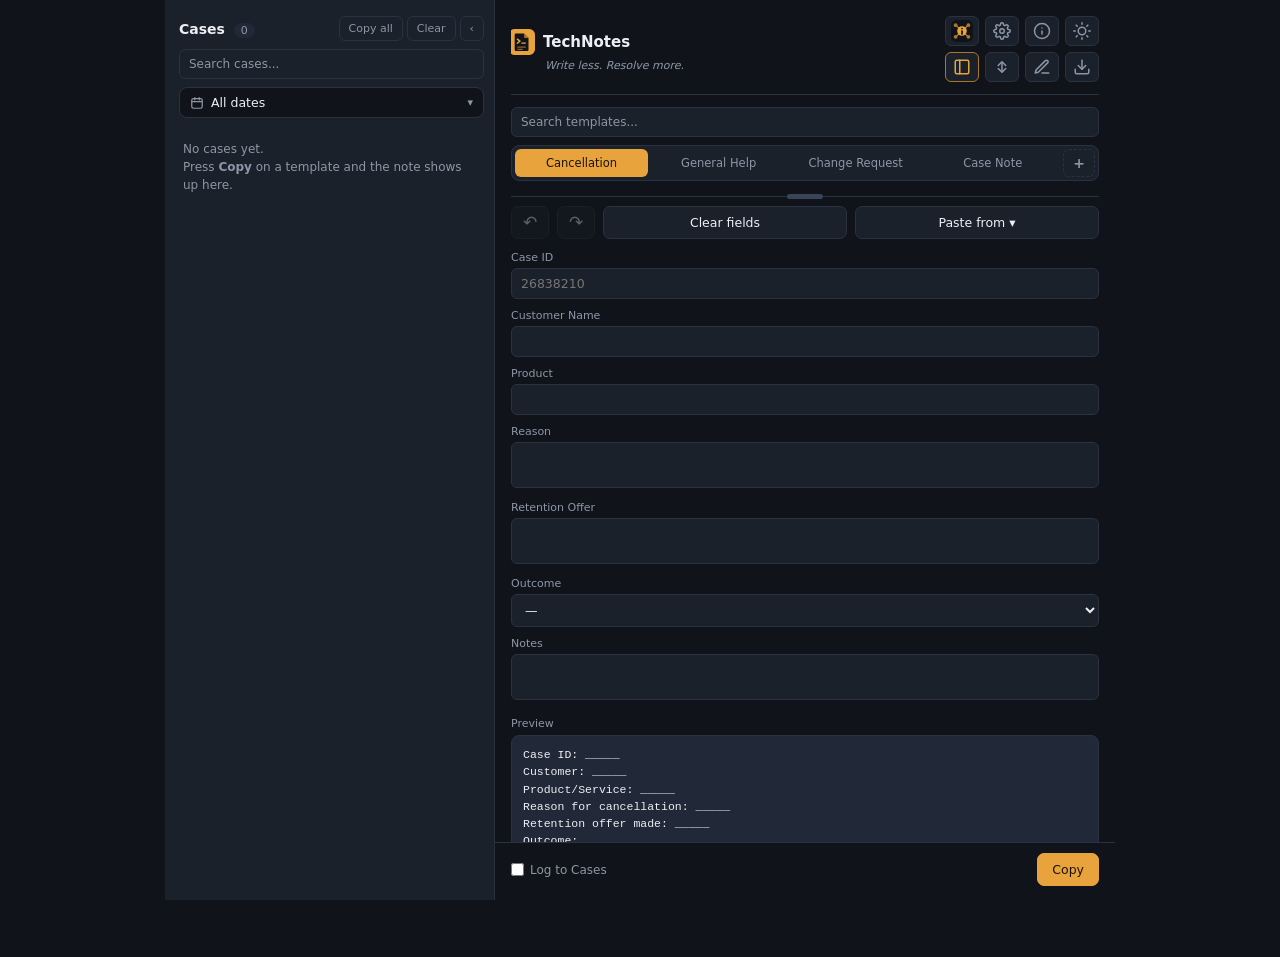
<file: docs/index.html>
<!DOCTYPE html>
<html lang="en">
<head>
<meta charset="UTF-8">
<title>TechNotes</title>
<link rel="icon" type="image/svg+xml" href="icons/logo.svg">
<link rel="icon" type="image/png" sizes="48x48" href="icons/icon48.png">
<link rel="apple-touch-icon" href="icons/apple-touch-icon.png">
<link rel="manifest" href="manifest.webmanifest">
<meta name="theme-color" content="#10141a">
<meta name="apple-mobile-web-app-capable" content="yes">
<meta name="mobile-web-app-capable" content="yes">
<meta name="apple-mobile-web-app-title" content="TechNotes">
<script src="webshim.js"></script>
<script src="theme-init.js"></script>
<script src="webresize.js"></script>
<script src="icons.js"></script>
<link rel="stylesheet" href="popup.css">
<link rel="stylesheet" href="web.css">
<meta name="viewport" content="width=device-width, initial-scale=1">
</head>
<body>
  <div class="shell">
  <!-- Cases panel: every note you copy is logged here (see cases.js) -->
  <button type="button" class="cases-edge" id="casesEdge" title="Show cases" aria-label="Show cases">&#9656;</button>
  <aside class="cases-panel hidden" id="casesPanel" aria-label="Cases">
    <div class="cases-split" id="casesSplitter" title="Drag to resize the Cases panel (double-click to reset)" role="separator" aria-orientation="vertical"></div>
    <div class="cases-head">
      <div class="cases-title">Cases <span class="cases-count" id="casesCount">0</span></div>
      <div class="cases-head-btns">
        <button type="button" class="icon-btn" id="casesCopyAll" title="Copy every case shown, one after another">Copy all</button>
        <button type="button" class="icon-btn" id="casesClear" title="Remove all cases">Clear</button>
        <button type="button" class="icon-btn" id="casesHide" title="Hide this panel">‹</button>
      </div>
    </div>
    <input type="text" id="casesSearch" class="search-input cases-search" placeholder="Search cases..." maxlength="60">
    <div class="cases-date-row" id="casesDateRow">
      <button type="button" class="cases-date-btn" id="casesDateBtn" aria-haspopup="dialog" aria-expanded="false" title="Show the cases from one day">
        <svg class="cases-date-ico" viewBox="0 0 16 16" width="14" height="14" aria-hidden="true"><rect x="2" y="3" width="12" height="11" rx="2" fill="none" stroke="currentColor" stroke-width="1.4"/><path d="M2 6.5h12M5.5 1.8v2.6M10.5 1.8v2.6" fill="none" stroke="currentColor" stroke-width="1.4" stroke-linecap="round"/></svg>
        <span id="casesDateLabel">All dates</span>
        <span class="cases-date-caret" aria-hidden="true">▾</span>
      </button>
      <button type="button" class="cases-date-clear hidden" id="casesDateClear" title="Show all dates" aria-label="Show all dates">✕</button>
      <div class="cases-cal hidden" id="casesCal" role="dialog" aria-label="Pick a date"></div>
    </div>
    <div class="cases-list" id="casesList"></div>
  </aside>
  <div class="app">
    <!-- Everything from the title down to "Clear fields" is pinned to the top of the window; only the form below it scrolls. -->
    <div class="top-fixed" id="topFixed">
    <!-- Top pane: title, buttons, search and tabs. Its height can be capped by dragging the divider below it (topsplit.js). -->
    <div class="top-pane" id="topPane">
    <div class="header">
      <div class="header-left">
        <button type="button" class="title title-btn" id="homeBtn" title="Go to the main page" aria-label="TechNotes - go to the main page"><img class="title-logo" src="icons/logo.svg" alt="" width="26" height="26"><span>TechNotes</span></button>
        <div class="tagline">Write less. Resolve more.</div>
      </div>
      <div class="header-actions">
        <div class="header-actions-row">
          <button class="icon-btn icon-only" id="kbBtn" title="Open infoHub in its own window (Alt+F)" aria-label="infoHub"><img class="hi hi-logo" src="icons/infohub.svg" width="22" height="22" alt=""></button>
          <button class="icon-btn icon-only" id="settingsBtn" title="Settings: general, placeholders, soft warnings and history" aria-label="Settings"><svg class="hi" viewBox="0 0 24 24" width="18" height="18" fill="none" stroke="currentColor" stroke-width="2" stroke-linecap="round" stroke-linejoin="round" aria-hidden="true"><circle cx="12" cy="12" r="3"/><path d="M19.4 15a1.65 1.65 0 0 0 .33 1.82l.06.06a2 2 0 0 1 0 2.83 2 2 0 0 1-2.83 0l-.06-.06a1.65 1.65 0 0 0-1.82-.33 1.65 1.65 0 0 0-1 1.51V21a2 2 0 0 1-2 2 2 2 0 0 1-2-2v-.09A1.65 1.65 0 0 0 9 19.4a1.65 1.65 0 0 0-1.82.33l-.06.06a2 2 0 0 1-2.83 0 2 2 0 0 1 0-2.83l.06-.06a1.65 1.65 0 0 0 .33-1.82 1.65 1.65 0 0 0-1.51-1H3a2 2 0 0 1-2-2 2 2 0 0 1 2-2h.09A1.65 1.65 0 0 0 4.6 9a1.65 1.65 0 0 0-.33-1.82l-.06-.06a2 2 0 0 1 0-2.83 2 2 0 0 1 2.83 0l.06.06a1.65 1.65 0 0 0 1.82.33H9a1.65 1.65 0 0 0 1-1.51V3a2 2 0 0 1 2-2 2 2 0 0 1 2 2v.09a1.65 1.65 0 0 0 1 1.51 1.65 1.65 0 0 0 1.82-.33l.06-.06a2 2 0 0 1 2.83 0 2 2 0 0 1 0 2.83l-.06.06a1.65 1.65 0 0 0-.33 1.82V9a1.65 1.65 0 0 0 1.51 1H21a2 2 0 0 1 2 2 2 2 0 0 1-2 2h-.09a1.65 1.65 0 0 0-1.51 1z"/></svg></button>
          <button class="icon-btn icon-only" id="aboutBtn" title="About TechNotes" aria-label="About"><svg class="hi" viewBox="0 0 24 24" width="18" height="18" fill="none" stroke="currentColor" stroke-width="2" stroke-linecap="round" stroke-linejoin="round" aria-hidden="true"><circle cx="12" cy="12" r="10"/><line x1="12" y1="16" x2="12" y2="12"/><line x1="12" y1="8" x2="12.01" y2="8"/></svg></button>
          <button class="icon-btn icon-only theme-btn" id="themeBtn" title="Switch theme" aria-label="Switch theme"><svg class="hi" viewBox="0 0 24 24" width="18" height="18" fill="none" stroke="currentColor" stroke-width="2" stroke-linecap="round" stroke-linejoin="round" aria-hidden="true"><circle cx="12" cy="12" r="5"/><line x1="12" y1="1" x2="12" y2="3"/><line x1="12" y1="21" x2="12" y2="23"/><line x1="4.22" y1="4.22" x2="5.64" y2="5.64"/><line x1="18.36" y1="18.36" x2="19.78" y2="19.78"/><line x1="1" y1="12" x2="3" y2="12"/><line x1="21" y1="12" x2="23" y2="12"/><line x1="4.22" y1="19.78" x2="5.64" y2="18.36"/><line x1="18.36" y1="5.64" x2="19.78" y2="4.22"/></svg></button>
        </div>
        <div class="header-actions-row">
          <button class="icon-btn icon-only" id="casesToggleBtn" title="Show or hide the Cases panel on the left" aria-label="Cases"><svg class="hi" viewBox="0 0 24 24" width="18" height="18" fill="none" stroke="currentColor" stroke-width="2" stroke-linecap="round" stroke-linejoin="round" aria-hidden="true"><rect x="3" y="3" width="18" height="18" rx="2"/><line x1="9" y1="3" x2="9" y2="21"/></svg></button>
          <button class="icon-btn icon-only" id="reorderToggleBtn" title="Rearrange template tabs" aria-label="Reorder tabs" data-icon="reorder"><svg class="hi" viewBox="0 0 24 24" width="18" height="18" fill="none" stroke="currentColor" stroke-width="2" stroke-linecap="round" stroke-linejoin="round" aria-hidden="true"><line x1="12" y1="6" x2="12" y2="18"/><polyline points="7 10 12 5 17 10"/><polyline points="7 14 12 19 17 14"/></svg></button>
          <button class="icon-btn icon-only hidden" id="reorderCancelBtn" title="Cancel without saving the new order" aria-label="Cancel reordering" data-icon="close"><svg class="hi" viewBox="0 0 24 24" width="18" height="18" fill="none" stroke="currentColor" stroke-width="2" stroke-linecap="round" stroke-linejoin="round" aria-hidden="true"><line x1="18" y1="6" x2="6" y2="18"/><line x1="6" y1="6" x2="18" y2="18"/></svg></button>
          <button class="icon-btn icon-only" id="editToggleBtn" title="Edit this template's wording" aria-label="Edit template" data-icon="edit"><svg class="hi" viewBox="0 0 24 24" width="18" height="18" fill="none" stroke="currentColor" stroke-width="2" stroke-linecap="round" stroke-linejoin="round" aria-hidden="true"><path d="M12 20h9"/><path d="M16.5 3.5a2.121 2.121 0 0 1 3 3L7 19l-4 1 1-4L16.5 3.5z"/></svg></button>
        </div>
      </div>
    </div>

    <div class="search-row" id="searchRow">
      <input type="text" id="tplSearch" class="search-input" placeholder="Search templates..." maxlength="60">
      <button class="icon-btn hidden" id="clearSearchBtn" title="Clear search">✕</button>
    </div>
    <div class="tabs" id="tabs"></div>
    </div>
    <div class="top-split" id="topSplitter" role="separator" aria-orientation="horizontal" tabindex="0" title="Drag to resize the top section (double-click to reset)" aria-label="Resize the top section"></div>
    <div class="fill-actions-row">
      <button class="btn undo-btn" id="undoBtn" title="Undo (Ctrl+Z)" aria-label="Undo" disabled>&#8630;</button>
      <button class="btn undo-btn" id="redoBtn" title="Redo (Ctrl+Y or Ctrl+Shift+Z)" aria-label="Redo" disabled>&#8631;</button>
      <button class="btn clear-fields-btn" id="clearBtn" title="Clear all the fields on this template">Clear fields</button>
      <button class="btn clear-fields-btn paste-from-btn" id="pasteFromBtn" title="Copy matching details (Domains, Invoice, Member ID...) from another template into this one" aria-haspopup="true" aria-expanded="false">Paste from &#9662;</button>
      <div class="paste-from-menu hidden" id="pasteFromMenu" role="menu"></div>
    </div>
    </div>
    <input type="file" id="importFileInput" accept="application/json,.json" class="hidden">
    <div class="add-tpl-row hidden" id="addTplRow">
      <div class="type-toggle" id="addTplType">
        <button type="button" class="type-btn is-active" data-type="template">Template</button>
        <button type="button" class="type-btn" data-type="reference">Reference table</button>
      </div>
      <div class="add-tpl-input-row">
        <input type="text" id="newTplName" placeholder="Name (e.g. Refund Request)" maxlength="40">
        <button class="btn btn-primary" id="confirmAddTpl">Add</button>
        <button class="btn btn-ghost" id="cancelAddTpl">Cancel</button>
      </div>
    </div>

    <!-- Fill mode: one input per placeholder found in the active template -->
    <div id="fillView">
      <div class="fields" id="fields"></div>

      <div class="preview-label">Preview</div>
      <textarea id="preview" class="preview" readonly rows="7"></textarea>

      <div class="footer-actions">
        <label class="cases-log-toggle" id="casesLogWrap" title="Add the note to the Cases panel (left) whenever you copy this template. Leave off for question-and-answer templates.">
          <input type="checkbox" id="casesLogChk"> Log to Cases
        </label>
        <div class="footer-actions-right">
          <button class="btn btn-primary" id="copyBtn" title="Copy the note (Ctrl+C does the same when nothing is selected)">Copy</button>
        </div>
      </div>
    </div>

    <!-- Edit mode: raw template text with {placeholder} syntax -->
    <div id="editView" class="hidden">
      <div class="field" style="margin-bottom:10px">
        <label>Template title</label>
        <input type="text" id="templateTitleEditor" maxlength="40">
      </div>
      <div class="edit-hint">Use <code>{placeholder}</code> for any field you want to fill in. Field names like <code>notes</code>, <code>reason</code>, <code>status</code> get matched to a bigger box or a dropdown automatically. Use <b>Settings</b> (top right) to change any placeholder's label, input type, and its dropdown or toggle options — including the built-in ones like <code>{department}</code>, <code>{protocol}</code>, <code>{security}</code> and the auto-filled <code>{incomingPort}</code> / <code>{outgoingPort}</code>.</div>
      <textarea id="templateEditor" class="template-editor" rows="10"></textarea>
      <div class="preview-label">Preview</div>
      <textarea id="editPreview" class="preview" readonly rows="7" aria-label="Preview of this template as you edit it"></textarea>
      <div class="footer-actions">
        <button class="btn btn-ghost" id="editLeftBtn">Restore default</button>
        <div class="footer-actions-right">
          <button class="btn" id="cancelEditBtn">Cancel</button>
          <button class="btn btn-primary" id="saveTemplateBtn">Save</button>
        </div>
      </div>
    </div>

    <!-- Reference table view: read-only lookup table, click a cell to copy it -->
    <div id="tableView" class="hidden">
      <div class="ref-table-wrap" id="refTableWrap"></div>
      <div class="footer-actions">
        <div></div>
        <div class="footer-actions-right">
          <button class="btn btn-primary" id="copyTableBtn">Copy all</button>
        </div>
      </div>
    </div>

    <!-- Edit mode for a reference table: editable columns/rows -->
    <div id="editReferenceView" class="hidden">
      <div class="field" style="margin-bottom:10px">
        <label>Table title</label>
        <input type="text" id="refTitleEditor" maxlength="40">
      </div>
      <div class="edit-hint">Click a cell in the normal view to copy just that value — handy for grabbing one SPF record, IP, etc. The top row here is the column header: its <b>✕</b> deletes that column from every row, and the last remaining column can't be removed. To change just one row, hover a cell: <b>+</b> adds a blank cell before it and <b>✕</b> removes it, and the cells after it shift over — no other row is touched. The <b>+</b> at the end of a row adds a cell to the end of that row. For a plain list with no labels, untick the box below.</div>
      <label class="ref-header-toggle"><input type="checkbox" id="refShowHeader" checked> Show the header row (column names)</label>
      <div class="ref-edit-wrap" id="refEditWrap"></div>
      <button class="btn btn-ghost ref-add-row-btn" id="addRefRowBtn">+ Row</button>
      <div class="footer-actions">
        <button class="btn btn-ghost" id="deleteRefBtn">Delete table</button>
        <div class="footer-actions-right">
          <button class="btn" id="cancelRefEditBtn">Cancel</button>
          <button class="btn btn-primary" id="saveRefBtn">Save</button>
        </div>
      </div>
    </div>

    <!-- Settings: manage placeholders, input types, and option lists -->
    <div id="settingsView" class="hidden">
      <div class="settings-head">
        <div class="settings-title" id="settingsTitle">Settings</div>
        <button class="icon-btn" id="settingsBackBtn">Done</button>
      </div>
      <div id="settingsBody"></div>
    </div>

    <!-- About: what this is, what it does, and a pun or two -->
    <div id="aboutView" class="hidden">
      <div class="settings-head">
        <div class="settings-title">About</div>
        <button class="icon-btn" id="aboutBackBtn">Done</button>
      </div>

      <div class="about-hero">
        <img src="icons/icon48.png" width="40" height="40" alt="">
        <div>
          <div class="about-name">TechNotes</div>
          <div class="about-tagline">Write less. Resolve more.</div>
          <div class="about-version" id="aboutVersion"></div>
        </div>
      </div>
      <p class="about-tagline">Note-worthy templates for people who take their cases seriously, and themselves only a little.</p>

      <div class="set-block">
        <div class="set-block-title">What is it?</div>
        <div class="about-text">TechNotes is a pocket-sized sidekick that turns a few quick answers into a clean, consistent case note. Pick a template, fill in the blanks, hit Copy, paste it into your ticket and move on to the next one. As close to a case-closed button as we could get.</div>
      </div>

      <div class="set-block">
        <div class="set-block-title">What it does</div>
        <ul class="about-list">
          <li><b>Templates for every occasion.</b> Cancellation, General Help, Change Request and Case Note come built in, plus any of your own from the + tab. Every case deserves a fitting note. <span class="pun">No one-size-fits-all here.</span></li>
          <li><b>Smart fields.</b> Text boxes, dropdowns, toggle buttons and auto-calculated values that write the exact wording for you. <span class="pun">Less typing, more winning.</span></li>
          <li><b>Live preview.</b> The note builds as you type, and anything left blank shows as _____ so you can spot it before you paste — unless it's marked Optional, in which case the whole line just stays out of the note. <span class="pun">No blank left behind.</span></li>
          <li><b>DNS records.</b> Old and new DNS as tidy rows (type, host, value, TTL). Paste a zone file or a table from your DNS panel and get a change summary for free. <span class="pun">Records that are on the record.</span></li>
          <li><b>History.</b> Snapshots of your setup are saved before changes, so you can always roll back from Settings. <span class="pun">Rewind, without the tape.</span></li>
          <li><b>infoHub.</b> The <b>infoHub</b> button opens a separate, searchable library of your DNS settings, links, forms, requirements and canned replies, sorted into categories you can change. Entries support rich text formatting and images you can edit. <span class="pun">Look it up, don't look it over.</span></li>
          <li><b>Reference tables.</b> Your cheat sheets, with one click to copy any cell. <span class="pun">Copy-cat approved.</span></li>
          <li><b>Search and reorder.</b> Find a tab fast, or drag your tabs into your favorite order. <span class="pun">Tab-ulate your way to the top.</span></li>
          <li><b>Remembers your work.</b> Close the window mid-note and everything is still there when you're back. <span class="pun">It never leaves you hanging.</span></li>
          <li><b>Backup and themes.</b> Export and Import live in Settings, and so does the Dark / Light switch (under General). <span class="pun">We won't judge if you go to the light side.</span></li>
        </ul>
      </div>

      <div class="set-block">
        <div class="set-block-title">Quick tips</div>
        <ul class="about-list">
          <li>Press <span class="kbd">Alt</span>+<span class="kbd">C</span> to open it. <span class="pun">Faster than "may I place you on a brief hold?"</span></li>
          <li><b>Edit template</b> changes the wording. Wrap any word in <code>{curly braces}</code> and it becomes a field on the form.</li>
          <li><b>Clear fields</b>, right under the tabs, wipes the current template for a fresh start. <span class="pun">A clean slate, and no case of the Mondays.</span></li>
          <li>Item not in a dropdown? Pick <b>✎ Type manually…</b> at the bottom of the list and type it. It goes into this note only; press <b>Add to list</b> if you want it saved to the dropdown for next time.</li>
          <li>Want a detail on the same line, only for certain issues (e.g. <i>Issue: Activate domain. ABN: 12345</i>)? Make a field, use <b>Show this field</b> to pick the issue, and set its <b>Lead-in text</b> to <code>. ABN: </code>.</li>
          <li>Everything stays in this browser: no accounts, no servers, no cloud. Just you and your notes.</li>
        </ul>
      </div>

      <div class="set-block">
        <div class="set-block-title">Pun of the moment</div>
        <div class="about-pun" id="aboutPun"></div>
        <button type="button" class="icon-btn" id="aboutPunBtn">Another one</button>
      </div>

      <div class="set-block">
        <div class="set-block-title">Who made this</div>
        <div class="about-text">Built by <b>Jonathan R. Juarez</b> — written one case note at a time, for anyone who'd rather spend their day solving problems than retyping the same paragraph. <span class="pun">Case in point.</span></div>
      </div>

      <div class="about-foot">Handcrafted with care and an unreasonable number of puns by Jonathan R. Juarez.</div>
    </div>

    <div class="toast" id="toast"></div>
  </div>
  </div>
  <script src="popup.js"></script>
  <script src="dns.js"></script>
  <script src="history.js"></script>
  <script src="undo.js"></script>
  <script src="cases.js"></script>
  <script src="sync.js"></script>
  <script src="settings.js"></script>
  <script src="about.js"></script>
  <script src="topsplit.js"></script>
  <script src="togglefit.js"></script>
</body>
</html>
</file>
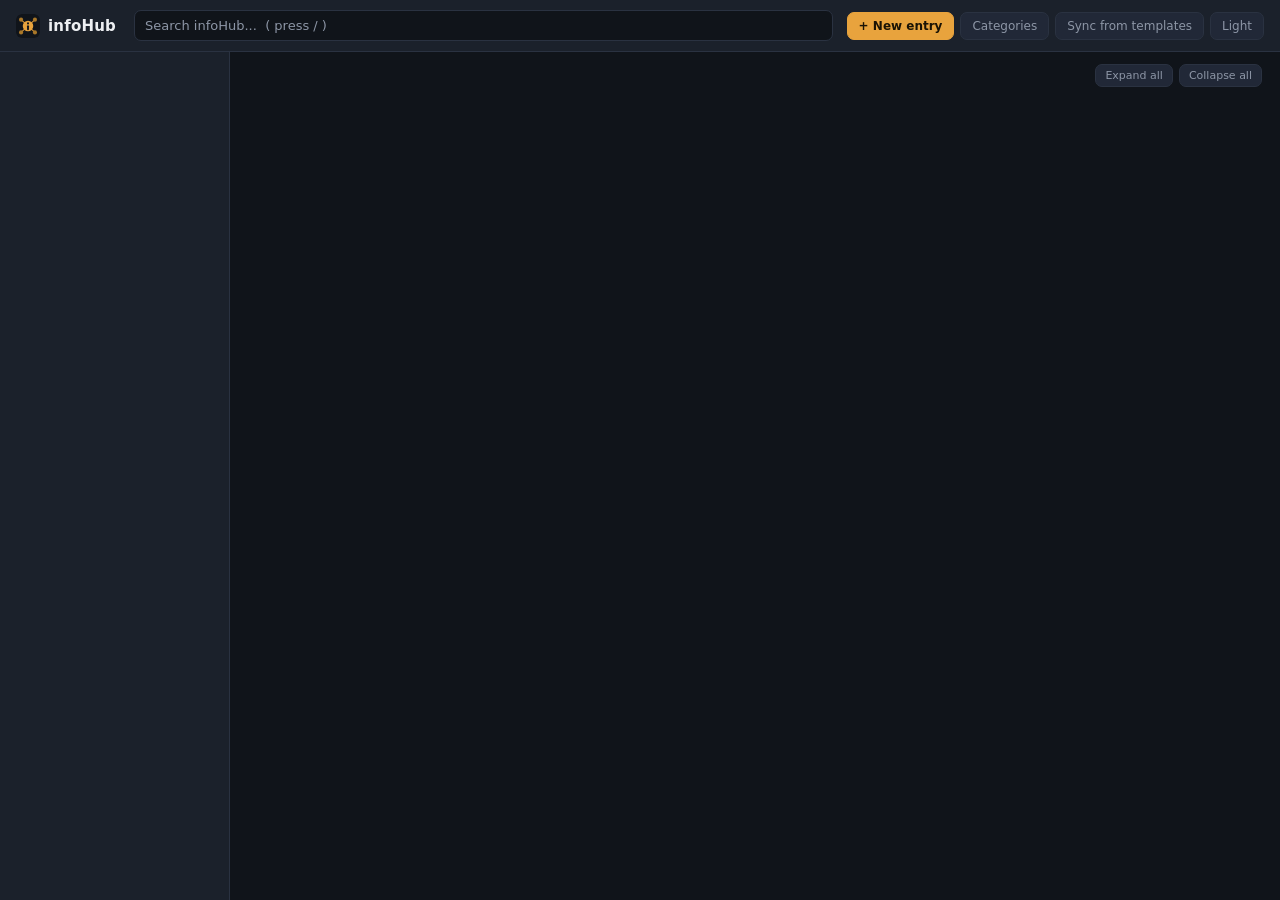
<file: kb.html>
<!DOCTYPE html>
<html lang="en">
<head>
<meta charset="UTF-8">
<title>infoHub</title>
<link rel="icon" type="image/svg+xml" href="icons/infohub.svg">
<script src="theme-init.js"></script>
<link rel="stylesheet" href="kb.css">
</head>
<body>
  <div class="kb-app">
    <header class="kb-header">
      <button type="button" class="kb-title" id="kbHomeBtn" title="Back to the infoHub home page (Esc)" aria-label="infoHub - back to the home page"><img src="icons/infohub.svg" width="24" height="24" alt=""><span>infoHub</span></button>
      <div class="kb-search-wrap">
        <input type="text" id="kbSearch" class="kb-search" placeholder="Search infoHub...  ( press / )" maxlength="80" autocomplete="off">
        <button type="button" class="kb-btn hidden" id="kbSearchClear" title="Clear search">✕</button>
      </div>
      <div class="kb-header-btns">
        <button type="button" class="kb-btn kb-btn-primary" id="kbAddBtn" title="Add a new entry">+ New entry</button>
        <button type="button" class="kb-btn" id="kbCatsBtn" title="Add, rename, reorder or delete categories">Categories</button>
        <button type="button" class="kb-btn" id="kbSyncBtn" title="Pull in any templates or reference tables from TechNotes that aren't in infoHub yet, and refresh ones you edited">Sync from templates</button>
        <button type="button" class="kb-btn" id="kbThemeBtn" title="Switch theme">Light</button>
      </div>
    </header>

    <div class="kb-body">
      <nav class="kb-side" id="kbSide" aria-label="Categories"></nav>
      <main class="kb-main">
        <div class="kb-toolbar">
          <div class="kb-toolbar-title" id="kbViewTitle"></div>
          <div class="kb-toolbar-btns">
            <button type="button" class="kb-btn kb-btn-small" id="kbExpandAll">Expand all</button>
            <button type="button" class="kb-btn kb-btn-small" id="kbCollapseAll">Collapse all</button>
          </div>
        </div>
        <div class="kb-list" id="kbList"></div>
      </main>
    </div>

    <div id="kbModalRoot"></div>
    <div class="kb-toast" id="kbToast"></div>
  </div>
  <script src="imgedit.js"></script>
  <script src="kb.js"></script>
</body>
</html>
</file>
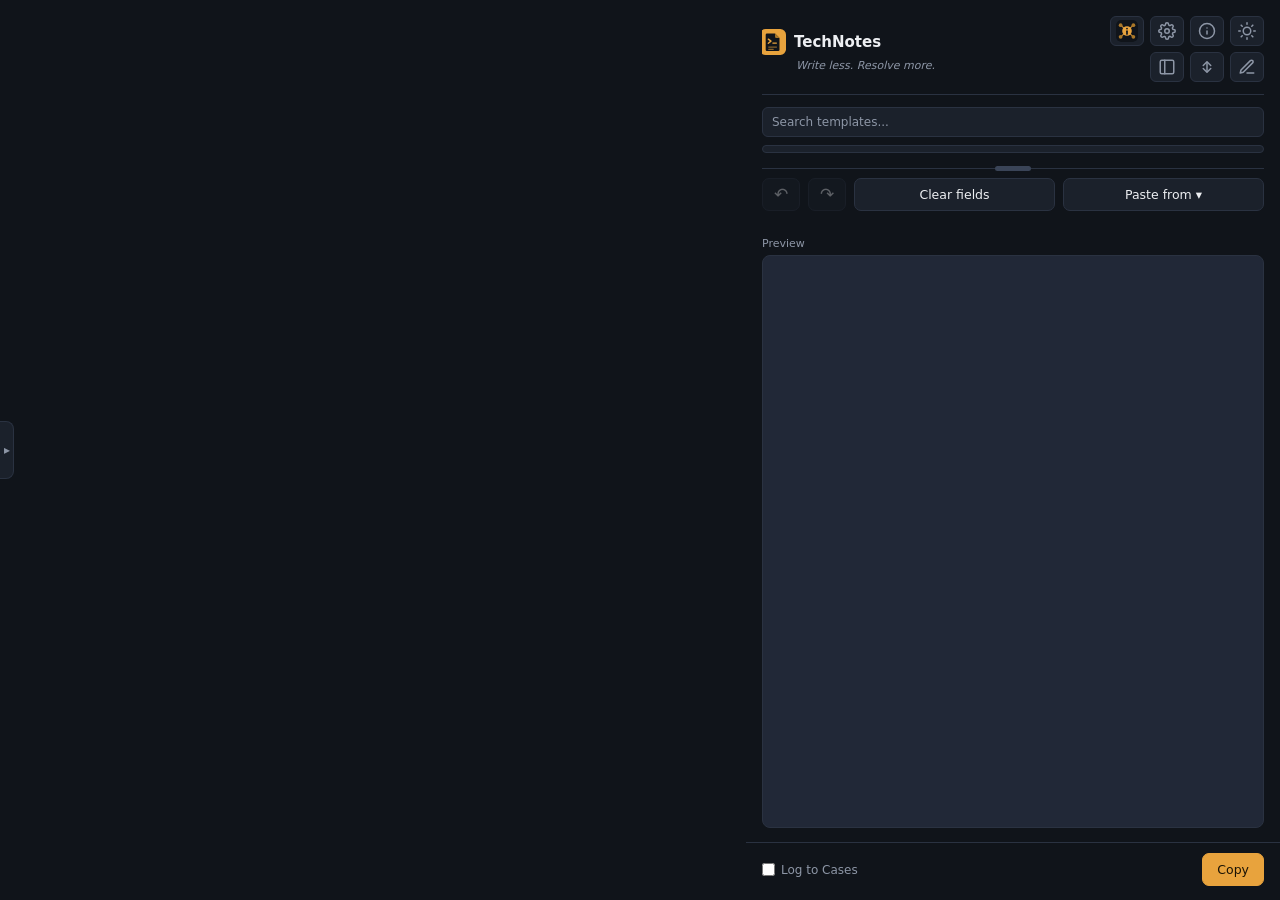
<file: popup.html>
<!DOCTYPE html>
<html lang="en">
<head>
<meta charset="UTF-8">
<title>TechNotes</title>
<script src="theme-init.js"></script>
<script src="icons.js"></script>
<link rel="stylesheet" href="popup.css">
</head>
<body>
  <div class="shell">
  <!-- Cases panel: every note you copy is logged here (see cases.js) -->
  <button type="button" class="cases-edge" id="casesEdge" title="Show cases" aria-label="Show cases">&#9656;</button>
  <aside class="cases-panel hidden" id="casesPanel" aria-label="Cases">
    <div class="cases-split" id="casesSplitter" title="Drag to resize the Cases panel (double-click to reset)" role="separator" aria-orientation="vertical"></div>
    <div class="cases-head">
      <div class="cases-title">Cases <span class="cases-count" id="casesCount">0</span></div>
      <div class="cases-head-btns">
        <button type="button" class="icon-btn" id="casesCopyAll" title="Copy every case shown, one after another">Copy all</button>
        <button type="button" class="icon-btn" id="casesClear" title="Remove all cases">Clear</button>
        <button type="button" class="icon-btn" id="casesHide" title="Hide this panel">‹</button>
      </div>
    </div>
    <input type="text" id="casesSearch" class="search-input cases-search" placeholder="Search cases..." maxlength="60">
    <div class="cases-date-row" id="casesDateRow">
      <button type="button" class="cases-date-btn" id="casesDateBtn" aria-haspopup="dialog" aria-expanded="false" title="Show the cases from one day">
        <svg class="cases-date-ico" viewBox="0 0 16 16" width="14" height="14" aria-hidden="true"><rect x="2" y="3" width="12" height="11" rx="2" fill="none" stroke="currentColor" stroke-width="1.4"/><path d="M2 6.5h12M5.5 1.8v2.6M10.5 1.8v2.6" fill="none" stroke="currentColor" stroke-width="1.4" stroke-linecap="round"/></svg>
        <span id="casesDateLabel">All dates</span>
        <span class="cases-date-caret" aria-hidden="true">▾</span>
      </button>
      <button type="button" class="cases-date-clear hidden" id="casesDateClear" title="Show all dates" aria-label="Show all dates">✕</button>
      <div class="cases-cal hidden" id="casesCal" role="dialog" aria-label="Pick a date"></div>
    </div>
    <div class="cases-list" id="casesList"></div>
  </aside>
  <div class="app">
    <!-- Everything from the title down to "Clear fields" is pinned to the top of the window; only the form below it scrolls. -->
    <div class="top-fixed" id="topFixed">
    <!-- Top pane: title, buttons, search and tabs. Its height can be capped by dragging the divider below it (topsplit.js). -->
    <div class="top-pane" id="topPane">
    <div class="header">
      <div class="header-left">
        <button type="button" class="title title-btn" id="homeBtn" title="Go to the main page" aria-label="TechNotes - go to the main page"><img class="title-logo" src="icons/logo.svg" alt="" width="26" height="26"><span>TechNotes</span></button>
        <div class="tagline">Write less. Resolve more.</div>
      </div>
      <div class="header-actions">
        <div class="header-actions-row">
          <button class="icon-btn icon-only" id="kbBtn" title="Open infoHub in its own window (Alt+F)" aria-label="infoHub"><img class="hi hi-logo" src="icons/infohub.svg" width="22" height="22" alt=""></button>
          <button class="icon-btn icon-only" id="settingsBtn" title="Settings: general, placeholders, soft warnings and history" aria-label="Settings"><svg class="hi" viewBox="0 0 24 24" width="18" height="18" fill="none" stroke="currentColor" stroke-width="2" stroke-linecap="round" stroke-linejoin="round" aria-hidden="true"><circle cx="12" cy="12" r="3"/><path d="M19.4 15a1.65 1.65 0 0 0 .33 1.82l.06.06a2 2 0 0 1 0 2.83 2 2 0 0 1-2.83 0l-.06-.06a1.65 1.65 0 0 0-1.82-.33 1.65 1.65 0 0 0-1 1.51V21a2 2 0 0 1-2 2 2 2 0 0 1-2-2v-.09A1.65 1.65 0 0 0 9 19.4a1.65 1.65 0 0 0-1.82.33l-.06.06a2 2 0 0 1-2.83 0 2 2 0 0 1 0-2.83l.06-.06a1.65 1.65 0 0 0 .33-1.82 1.65 1.65 0 0 0-1.51-1H3a2 2 0 0 1-2-2 2 2 0 0 1 2-2h.09A1.65 1.65 0 0 0 4.6 9a1.65 1.65 0 0 0-.33-1.82l-.06-.06a2 2 0 0 1 0-2.83 2 2 0 0 1 2.83 0l.06.06a1.65 1.65 0 0 0 1.82.33H9a1.65 1.65 0 0 0 1-1.51V3a2 2 0 0 1 2-2 2 2 0 0 1 2 2v.09a1.65 1.65 0 0 0 1 1.51 1.65 1.65 0 0 0 1.82-.33l.06-.06a2 2 0 0 1 2.83 0 2 2 0 0 1 0 2.83l-.06.06a1.65 1.65 0 0 0-.33 1.82V9a1.65 1.65 0 0 0 1.51 1H21a2 2 0 0 1 2 2 2 2 0 0 1-2 2h-.09a1.65 1.65 0 0 0-1.51 1z"/></svg></button>
          <button class="icon-btn icon-only" id="aboutBtn" title="About TechNotes" aria-label="About"><svg class="hi" viewBox="0 0 24 24" width="18" height="18" fill="none" stroke="currentColor" stroke-width="2" stroke-linecap="round" stroke-linejoin="round" aria-hidden="true"><circle cx="12" cy="12" r="10"/><line x1="12" y1="16" x2="12" y2="12"/><line x1="12" y1="8" x2="12.01" y2="8"/></svg></button>
          <button class="icon-btn icon-only theme-btn" id="themeBtn" title="Switch theme" aria-label="Switch theme"><svg class="hi" viewBox="0 0 24 24" width="18" height="18" fill="none" stroke="currentColor" stroke-width="2" stroke-linecap="round" stroke-linejoin="round" aria-hidden="true"><circle cx="12" cy="12" r="5"/><line x1="12" y1="1" x2="12" y2="3"/><line x1="12" y1="21" x2="12" y2="23"/><line x1="4.22" y1="4.22" x2="5.64" y2="5.64"/><line x1="18.36" y1="18.36" x2="19.78" y2="19.78"/><line x1="1" y1="12" x2="3" y2="12"/><line x1="21" y1="12" x2="23" y2="12"/><line x1="4.22" y1="19.78" x2="5.64" y2="18.36"/><line x1="18.36" y1="5.64" x2="19.78" y2="4.22"/></svg></button>
        </div>
        <div class="header-actions-row">
          <button class="icon-btn icon-only" id="casesToggleBtn" title="Show or hide the Cases panel on the left" aria-label="Cases"><svg class="hi" viewBox="0 0 24 24" width="18" height="18" fill="none" stroke="currentColor" stroke-width="2" stroke-linecap="round" stroke-linejoin="round" aria-hidden="true"><rect x="3" y="3" width="18" height="18" rx="2"/><line x1="9" y1="3" x2="9" y2="21"/></svg></button>
          <button class="icon-btn icon-only" id="reorderToggleBtn" title="Rearrange template tabs" aria-label="Reorder tabs" data-icon="reorder"><svg class="hi" viewBox="0 0 24 24" width="18" height="18" fill="none" stroke="currentColor" stroke-width="2" stroke-linecap="round" stroke-linejoin="round" aria-hidden="true"><line x1="12" y1="6" x2="12" y2="18"/><polyline points="7 10 12 5 17 10"/><polyline points="7 14 12 19 17 14"/></svg></button>
          <button class="icon-btn icon-only hidden" id="reorderCancelBtn" title="Cancel without saving the new order" aria-label="Cancel reordering" data-icon="close"><svg class="hi" viewBox="0 0 24 24" width="18" height="18" fill="none" stroke="currentColor" stroke-width="2" stroke-linecap="round" stroke-linejoin="round" aria-hidden="true"><line x1="18" y1="6" x2="6" y2="18"/><line x1="6" y1="6" x2="18" y2="18"/></svg></button>
          <button class="icon-btn icon-only" id="editToggleBtn" title="Edit this template's wording" aria-label="Edit template" data-icon="edit"><svg class="hi" viewBox="0 0 24 24" width="18" height="18" fill="none" stroke="currentColor" stroke-width="2" stroke-linecap="round" stroke-linejoin="round" aria-hidden="true"><path d="M12 20h9"/><path d="M16.5 3.5a2.121 2.121 0 0 1 3 3L7 19l-4 1 1-4L16.5 3.5z"/></svg></button>
        </div>
      </div>
    </div>

    <div class="search-row" id="searchRow">
      <input type="text" id="tplSearch" class="search-input" placeholder="Search templates..." maxlength="60">
      <button class="icon-btn hidden" id="clearSearchBtn" title="Clear search">✕</button>
    </div>
    <div class="tabs" id="tabs"></div>
    </div>
    <div class="top-split" id="topSplitter" role="separator" aria-orientation="horizontal" tabindex="0" title="Drag to resize the top section (double-click to reset)" aria-label="Resize the top section"></div>
    <div class="fill-actions-row">
      <button class="btn undo-btn" id="undoBtn" title="Undo (Ctrl+Z)" aria-label="Undo" disabled>&#8630;</button>
      <button class="btn undo-btn" id="redoBtn" title="Redo (Ctrl+Y or Ctrl+Shift+Z)" aria-label="Redo" disabled>&#8631;</button>
      <button class="btn clear-fields-btn" id="clearBtn" title="Clear all the fields on this template">Clear fields</button>
      <button class="btn clear-fields-btn paste-from-btn" id="pasteFromBtn" title="Copy matching details (Domains, Invoice, Member ID...) from another template into this one" aria-haspopup="true" aria-expanded="false">Paste from &#9662;</button>
      <div class="paste-from-menu hidden" id="pasteFromMenu" role="menu"></div>
    </div>
    </div>
    <input type="file" id="importFileInput" accept="application/json,.json" class="hidden">
    <div class="add-tpl-row hidden" id="addTplRow">
      <div class="type-toggle" id="addTplType">
        <button type="button" class="type-btn is-active" data-type="template">Template</button>
        <button type="button" class="type-btn" data-type="reference">Reference table</button>
      </div>
      <div class="add-tpl-input-row">
        <input type="text" id="newTplName" placeholder="Name (e.g. Refund Request)" maxlength="40">
        <button class="btn btn-primary" id="confirmAddTpl">Add</button>
        <button class="btn btn-ghost" id="cancelAddTpl">Cancel</button>
      </div>
    </div>

    <!-- Fill mode: one input per placeholder found in the active template -->
    <div id="fillView">
      <div class="fields" id="fields"></div>

      <div class="preview-label">Preview</div>
      <textarea id="preview" class="preview" readonly rows="7"></textarea>

      <div class="footer-actions">
        <label class="cases-log-toggle" id="casesLogWrap" title="Add the note to the Cases panel (left) whenever you copy this template. Leave off for question-and-answer templates.">
          <input type="checkbox" id="casesLogChk"> Log to Cases
        </label>
        <div class="footer-actions-right">
          <button class="btn btn-primary" id="copyBtn" title="Copy the note (Ctrl+C does the same when nothing is selected)">Copy</button>
        </div>
      </div>
    </div>

    <!-- Edit mode: raw template text with {placeholder} syntax -->
    <div id="editView" class="hidden">
      <div class="field" style="margin-bottom:10px">
        <label>Template title</label>
        <input type="text" id="templateTitleEditor" maxlength="40">
      </div>
      <div class="edit-hint">Use <code>{placeholder}</code> for any field you want to fill in. Field names like <code>notes</code>, <code>reason</code>, <code>status</code> get matched to a bigger box or a dropdown automatically. Use <b>Settings</b> (top right) to change any placeholder's label, input type, and its dropdown or toggle options — including the built-in ones like <code>{department}</code>, <code>{protocol}</code>, <code>{security}</code> and the auto-filled <code>{incomingPort}</code> / <code>{outgoingPort}</code>.</div>
      <textarea id="templateEditor" class="template-editor" rows="10"></textarea>
      <div class="preview-label">Preview</div>
      <textarea id="editPreview" class="preview" readonly rows="7" aria-label="Preview of this template as you edit it"></textarea>
      <div class="footer-actions">
        <button class="btn btn-ghost" id="editLeftBtn">Restore default</button>
        <div class="footer-actions-right">
          <button class="btn" id="cancelEditBtn">Cancel</button>
          <button class="btn btn-primary" id="saveTemplateBtn">Save</button>
        </div>
      </div>
    </div>

    <!-- Reference table view: read-only lookup table, click a cell to copy it -->
    <div id="tableView" class="hidden">
      <div class="ref-table-wrap" id="refTableWrap"></div>
      <div class="footer-actions">
        <div></div>
        <div class="footer-actions-right">
          <button class="btn btn-primary" id="copyTableBtn">Copy all</button>
        </div>
      </div>
    </div>

    <!-- Edit mode for a reference table: editable columns/rows -->
    <div id="editReferenceView" class="hidden">
      <div class="field" style="margin-bottom:10px">
        <label>Table title</label>
        <input type="text" id="refTitleEditor" maxlength="40">
      </div>
      <div class="edit-hint">Click a cell in the normal view to copy just that value — handy for grabbing one SPF record, IP, etc. The top row here is the column header: its <b>✕</b> deletes that column from every row, and the last remaining column can't be removed. To change just one row, hover a cell: <b>+</b> adds a blank cell before it and <b>✕</b> removes it, and the cells after it shift over — no other row is touched. The <b>+</b> at the end of a row adds a cell to the end of that row. For a plain list with no labels, untick the box below.</div>
      <label class="ref-header-toggle"><input type="checkbox" id="refShowHeader" checked> Show the header row (column names)</label>
      <div class="ref-edit-wrap" id="refEditWrap"></div>
      <button class="btn btn-ghost ref-add-row-btn" id="addRefRowBtn">+ Row</button>
      <div class="footer-actions">
        <button class="btn btn-ghost" id="deleteRefBtn">Delete table</button>
        <div class="footer-actions-right">
          <button class="btn" id="cancelRefEditBtn">Cancel</button>
          <button class="btn btn-primary" id="saveRefBtn">Save</button>
        </div>
      </div>
    </div>

    <!-- Settings: manage placeholders, input types, and option lists -->
    <div id="settingsView" class="hidden">
      <div class="settings-head">
        <div class="settings-title" id="settingsTitle">Settings</div>
        <button class="icon-btn" id="settingsBackBtn">Done</button>
      </div>
      <div id="settingsBody"></div>
    </div>

    <!-- About: what this is, what it does, and a pun or two -->
    <div id="aboutView" class="hidden">
      <div class="settings-head">
        <div class="settings-title">About</div>
        <button class="icon-btn" id="aboutBackBtn">Done</button>
      </div>

      <div class="about-hero">
        <img src="icons/icon48.png" width="40" height="40" alt="">
        <div>
          <div class="about-name">TechNotes</div>
          <div class="about-tagline">Write less. Resolve more.</div>
          <div class="about-version" id="aboutVersion"></div>
        </div>
      </div>
      <p class="about-tagline">Note-worthy templates for people who take their cases seriously, and themselves only a little.</p>

      <div class="set-block">
        <div class="set-block-title">What is it?</div>
        <div class="about-text">TechNotes is a pocket-sized sidekick that turns a few quick answers into a clean, consistent case note. Pick a template, fill in the blanks, hit Copy, paste it into your ticket and move on to the next one. As close to a case-closed button as we could get.</div>
      </div>

      <div class="set-block">
        <div class="set-block-title">What it does</div>
        <ul class="about-list">
          <li><b>Templates for every occasion.</b> Cancellation, General Help, Change Request and Case Note come built in, plus any of your own from the + tab. Every case deserves a fitting note. <span class="pun">No one-size-fits-all here.</span></li>
          <li><b>Smart fields.</b> Text boxes, dropdowns, toggle buttons and auto-calculated values that write the exact wording for you. <span class="pun">Less typing, more winning.</span></li>
          <li><b>Live preview.</b> The note builds as you type, and anything left blank shows as _____ so you can spot it before you paste — unless it's marked Optional, in which case the whole line just stays out of the note. <span class="pun">No blank left behind.</span></li>
          <li><b>DNS records.</b> Old and new DNS as tidy rows (type, host, value, TTL). Paste a zone file or a table from your DNS panel and get a change summary for free. <span class="pun">Records that are on the record.</span></li>
          <li><b>History.</b> Snapshots of your setup are saved before changes, so you can always roll back from Settings. <span class="pun">Rewind, without the tape.</span></li>
          <li><b>infoHub.</b> The <b>infoHub</b> button opens a separate, searchable library of your DNS settings, links, forms, requirements and canned replies, sorted into categories you can change. Entries support rich text formatting and images you can edit. <span class="pun">Look it up, don't look it over.</span></li>
          <li><b>Reference tables.</b> Your cheat sheets, with one click to copy any cell. <span class="pun">Copy-cat approved.</span></li>
          <li><b>Search and reorder.</b> Find a tab fast, or drag your tabs into your favorite order. <span class="pun">Tab-ulate your way to the top.</span></li>
          <li><b>Remembers your work.</b> Close the window mid-note and everything is still there when you're back. <span class="pun">It never leaves you hanging.</span></li>
          <li><b>Backup and themes.</b> Export and Import live in Settings, and so does the Dark / Light switch (under General). <span class="pun">We won't judge if you go to the light side.</span></li>
        </ul>
      </div>

      <div class="set-block">
        <div class="set-block-title">Quick tips</div>
        <ul class="about-list">
          <li>Press <span class="kbd">Alt</span>+<span class="kbd">C</span> to open it. <span class="pun">Faster than "may I place you on a brief hold?"</span></li>
          <li><b>Edit template</b> changes the wording. Wrap any word in <code>{curly braces}</code> and it becomes a field on the form.</li>
          <li><b>Clear fields</b>, right under the tabs, wipes the current template for a fresh start. <span class="pun">A clean slate, and no case of the Mondays.</span></li>
          <li>Item not in a dropdown? Pick <b>✎ Type manually…</b> at the bottom of the list and type it. It goes into this note only; press <b>Add to list</b> if you want it saved to the dropdown for next time.</li>
          <li>Want a detail on the same line, only for certain issues (e.g. <i>Issue: Activate domain. ABN: 12345</i>)? Make a field, use <b>Show this field</b> to pick the issue, and set its <b>Lead-in text</b> to <code>. ABN: </code>.</li>
          <li>Everything stays in this browser: no accounts, no servers, no cloud. Just you and your notes.</li>
        </ul>
      </div>

      <div class="set-block">
        <div class="set-block-title">Pun of the moment</div>
        <div class="about-pun" id="aboutPun"></div>
        <button type="button" class="icon-btn" id="aboutPunBtn">Another one</button>
      </div>

      <div class="set-block">
        <div class="set-block-title">Who made this</div>
        <div class="about-text">Built by <b>Jonathan R. Juarez</b> — written one case note at a time, for anyone who'd rather spend their day solving problems than retyping the same paragraph. <span class="pun">Case in point.</span></div>
      </div>

      <div class="about-foot">Handcrafted with care and an unreasonable number of puns by Jonathan R. Juarez.</div>
    </div>

    <div class="toast" id="toast"></div>
  </div>
  </div>
  <script src="popup.js"></script>
  <script src="dns.js"></script>
  <script src="history.js"></script>
  <script src="undo.js"></script>
  <script src="cases.js"></script>
  <script src="sync.js"></script>
  <script src="settings.js"></script>
  <script src="about.js"></script>
  <script src="topsplit.js"></script>
  <script src="togglefit.js"></script>
</body>
</html>
</file>
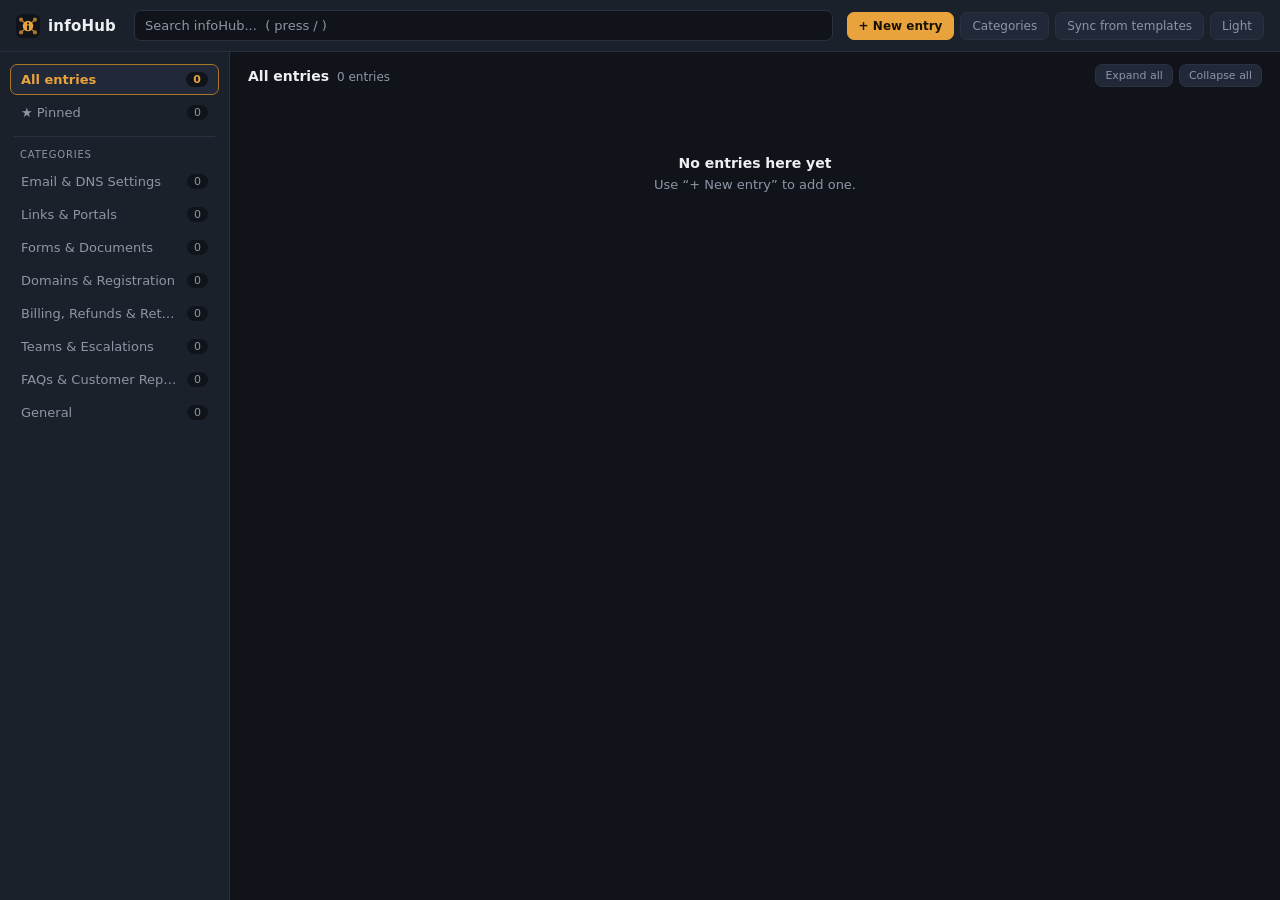
<file: docs/kb.html>
<!DOCTYPE html>
<html lang="en">
<head>
<meta charset="UTF-8">
<title>infoHub</title>
<link rel="icon" type="image/svg+xml" href="icons/infohub.svg">
<link rel="icon" type="image/png" sizes="48x48" href="icons/icon48.png">
<link rel="apple-touch-icon" href="icons/apple-touch-icon.png">
<link rel="manifest" href="manifest.webmanifest">
<meta name="theme-color" content="#10141a">
<meta name="apple-mobile-web-app-capable" content="yes">
<meta name="mobile-web-app-capable" content="yes">
<meta name="apple-mobile-web-app-title" content="TechNotes">
<script src="webshim.js"></script>
<script src="theme-init.js"></script>
<link rel="stylesheet" href="kb.css">
<meta name="viewport" content="width=device-width, initial-scale=1">
</head>
<body>
  <div class="kb-app">
    <header class="kb-header">
      <button type="button" class="kb-title" id="kbHomeBtn" title="Back to the infoHub home page (Esc)" aria-label="infoHub - back to the home page"><img src="icons/infohub.svg" width="24" height="24" alt=""><span>infoHub</span></button>
      <div class="kb-search-wrap">
        <input type="text" id="kbSearch" class="kb-search" placeholder="Search infoHub...  ( press / )" maxlength="80" autocomplete="off">
        <button type="button" class="kb-btn hidden" id="kbSearchClear" title="Clear search">✕</button>
      </div>
      <div class="kb-header-btns">
        <button type="button" class="kb-btn kb-btn-primary" id="kbAddBtn" title="Add a new entry">+ New entry</button>
        <button type="button" class="kb-btn" id="kbCatsBtn" title="Add, rename, reorder or delete categories">Categories</button>
        <button type="button" class="kb-btn" id="kbSyncBtn" title="Pull in any templates or reference tables from TechNotes that aren't in infoHub yet, and refresh ones you edited">Sync from templates</button>
        <button type="button" class="kb-btn" id="kbThemeBtn" title="Switch theme">Light</button>
      </div>
    </header>

    <div class="kb-body">
      <nav class="kb-side" id="kbSide" aria-label="Categories"></nav>
      <main class="kb-main">
        <div class="kb-toolbar">
          <div class="kb-toolbar-title" id="kbViewTitle"></div>
          <div class="kb-toolbar-btns">
            <button type="button" class="kb-btn kb-btn-small" id="kbExpandAll">Expand all</button>
            <button type="button" class="kb-btn kb-btn-small" id="kbCollapseAll">Collapse all</button>
          </div>
        </div>
        <div class="kb-list" id="kbList"></div>
      </main>
    </div>

    <div id="kbModalRoot"></div>
    <div class="kb-toast" id="kbToast"></div>
  </div>
  <script src="imgedit.js"></script>
  <script src="kb.js"></script>
</body>
</html>
</file>
<file: docs/popup.css>
:root {
  --bg: #10141a;
  --surface: #1b212b;
  --surface-raised: #212837;
  --border: #2a3241;
  --text: #edeff2;
  --muted: #8d96a6;
  --accent: #e8a33d;
  --accent-dim: #a97728;
  --danger: #e8646b;
  --green: #4ade80;
  --accent-text: var(--accent); /* amber used as TEXT colour (needs to be darker on a light background) */
  --thumb: #3a4457;      /* inner scrollbars (a touch lighter than --border so they show on raised boxes) */
  --thumb-page: #2a3241; /* the main page scrollbar */
  --shadow: rgba(0,0,0,0.4);
  --on-green: #06240f;   /* text on the green "Copied!" toast */
  --mono: ui-monospace, "SF Mono", "Cascadia Mono", Consolas, monospace;
  --sans: -apple-system, "Segoe UI", system-ui, Roboto, sans-serif;
}

/* Light theme: only the colour variables change, everything else reads them.
   Chosen in Settings; theme-init.js sets the attribute before first paint. */
:root[data-theme="light"] {
  --bg: #f3f5f9;
  --surface: #ffffff;
  --surface-raised: #eef1f6;
  --border: #d3d9e3;
  --text: #1b2230;
  --muted: #5c6778;
  --accent-dim: #b9822a;
  --accent-text: #9a5f0a;
  --danger: #d64550;
  --green: #16a34a;
  --thumb: #c2c9d6;
  --thumb-page: #c9d0db;
  --shadow: rgba(0,0,0,0.15);
  --on-green: #ffffff;
}

* { box-sizing: border-box; }

html, body { height: 100%; }

body {
  margin: 0;
  width: 100%;
  min-width: 0;
  overflow-x: hidden;
  box-sizing: border-box;
  background: var(--bg);
  color: var(--text);
  font-family: var(--sans);
  font-size: 13px;
  overflow-y: scroll; /* always reserve scrollbar space, even when not needed, so content doesn't shift left/right when a taller template pushes the page into scroll range */
}

body::-webkit-scrollbar { width: 10px; }
body::-webkit-scrollbar-track { background: var(--bg); }
body::-webkit-scrollbar-thumb { background: var(--thumb-page); border-radius: 6px; }
body::-webkit-scrollbar-thumb:hover { background: var(--accent-dim); }

/* Same slim dark scrollbar for the inner scroll areas (preview box, template
   editor, form textareas, wide tables) so they don't fall back to Chrome's
   default white one. The track is transparent so it blends into whatever
   box it sits in. */
textarea::-webkit-scrollbar,
.ref-table-wrap::-webkit-scrollbar,
.ref-edit-wrap::-webkit-scrollbar { width: 10px; height: 10px; }
textarea::-webkit-scrollbar-track,
.ref-table-wrap::-webkit-scrollbar-track,
.ref-edit-wrap::-webkit-scrollbar-track { background: transparent; }
textarea::-webkit-scrollbar-thumb,
.ref-table-wrap::-webkit-scrollbar-thumb,
.ref-edit-wrap::-webkit-scrollbar-thumb { background: var(--thumb); border-radius: 6px; }
textarea::-webkit-scrollbar-thumb:hover,
.ref-table-wrap::-webkit-scrollbar-thumb:hover,
.ref-edit-wrap::-webkit-scrollbar-thumb:hover { background: var(--accent-dim); }
textarea::-webkit-scrollbar-corner,
.ref-table-wrap::-webkit-scrollbar-corner,
.ref-edit-wrap::-webkit-scrollbar-corner { background: transparent; }
textarea::-webkit-resizer { background: transparent; } /* the drag handle's white corner square */

.shell { display: flex; justify-content: flex-end; align-items: flex-start; min-height: 100vh; min-width: 0; } /* flex-end: the dashboard is pinned to the window's RIGHT edge, so when the window grows to the left for the Cases panel the dashboard stays exactly where it is on screen */
/* The dashboard has ONE fixed width (--dash-w), from the very first paint (theme-init.js restores the measured value before anything is drawn). It never follows the window's width, so showing/hiding the Cases panel (which resizes the window) or resizing the window can't stretch or shrink it. */
:root { --dash-w: 534px; }
.app {
  flex: 0 0 min(var(--dash-w), 100%); /* never shrinks or grows: a squeezed window squeezes the Cases panel instead; resizing the window by hand re-sets this width (cases.js). The 100% cap means it can never be wider than the window, so nothing is ever cut off. */
  width: min(var(--dash-w), 100%);
  min-width: 300px;
  padding: 16px 16px 14px;
  min-height: 100vh; /* always at least as tall as the window, so the views below have leftover space to stretch into */
  display: flex;
  flex-direction: column;
}

.header {
  display: flex;
  align-items: flex-start;
  justify-content: space-between;
  gap: 10px;
  margin-bottom: 12px;
  padding-bottom: 12px;
  border-bottom: 1px solid var(--border);
}

.title { font-size: 15px; font-weight: 600; white-space: nowrap; }
/* The title is a button: click it to get back to the main page from Settings, About or an editor. */
.title-btn {
  display: inline-flex; align-items: center; gap: 8px;
  background: none; border: 0; padding: 3px 6px 3px 0; margin: 0 0 0 -2px;
  color: inherit; font: inherit; font-size: 15px; font-weight: 600;
  border-radius: 8px; cursor: pointer;
}
.title-btn:hover { color: var(--accent-text); }
.title-btn:focus-visible { outline: 2px solid var(--accent); outline-offset: 2px; }
.title-logo { width: 26px; height: 26px; display: block; flex-shrink: 0; }
.tagline { margin: 1px 0 0 34px; font-size: 11px; color: var(--muted); font-style: italic; white-space: nowrap; } /* 34px = logo + gap, lines up with the title text */
/* Left side of the header: just the title now that "Clear fields" lives with
   the template tabs. */
.header-left {
  flex-shrink: 0;
  align-self: stretch;
  display: flex;
  flex-direction: column;
  justify-content: center;
  align-items: flex-start;
}

/* "Clear fields" sits directly under the template tabs, full width. It only
   applies to fill-in templates, so it disappears whenever the template view
   (#fillView) is hidden: reference tables, edit mode, settings, about. */
.fill-actions-row {
  position: relative;
  display: flex;
  gap: 8px;
  margin: 0 0 12px;
}
.fill-actions-row .clear-fields-btn { flex: 1 1 0; width: auto; margin: 0; }
.fill-actions-row .undo-btn { flex: 0 0 auto; width: 38px; margin: 0; padding: 0; font-size: 17px; line-height: 1; }
.fill-actions-row .undo-btn:disabled { opacity: .35; cursor: default; }
.paste-from-btn:hover { color: var(--accent); border-color: var(--accent); }
.paste-from-menu {
  position: absolute;
  top: calc(100% + 4px);
  right: 0;
  left: 0;
  z-index: 40;
  max-height: 240px;
  overflow-y: auto;
  padding: 4px;
  background: var(--surface-raised);
  border: 1px solid var(--border);
  border-radius: 8px;
  box-shadow: 0 8px 24px rgba(0, 0, 0, 0.35);
}
.paste-from-head {
  padding: 6px 10px 4px;
  font-size: 11px;
  color: var(--muted);
}
.paste-from-item {
  display: flex;
  justify-content: space-between;
  align-items: baseline;
  gap: 10px;
  width: 100%;
  padding: 8px 10px;
  background: transparent;
  border: 0;
  border-radius: 6px;
  color: var(--text);
  font: inherit;
  font-size: 13px;
  text-align: left;
  cursor: pointer;
}
.paste-from-item:hover, .paste-from-item:focus-visible { background: var(--surface); outline: none; }
.paste-from-item .pf-count { font-size: 11px; color: var(--muted); white-space: nowrap; }
.paste-from-item .pf-fields { display: block; font-size: 11px; color: var(--muted); margin-top: 2px; }
.paste-from-empty { padding: 10px; font-size: 12px; color: var(--muted); }

.clear-fields-btn {
  display: block;
  width: 100%;
  margin: 0 0 12px;
  color: var(--muted);
  font-size: 12px;
  padding: 7px 14px;
}
.clear-fields-btn:hover { color: var(--danger); border-color: var(--danger); }

/* The whole top block (title, header buttons, search, tabs, Clear fields) stays
   pinned while the form scrolls underneath. The negative margin + matching
   padding pull the .app's 16px top padding inside the pinned block so the title
   keeps its breathing room when stuck; flow-root keeps the last child's bottom
   margin inside the block's own background, so nothing shows through the gap. */
.top-fixed {
  position: sticky;
  top: 0;
  z-index: 30;
  flex: none;
  display: flow-root;
  margin: -16px 0 0;
  padding-top: 16px;
  background: var(--bg);
}
.tabs:has(+ .fill-actions-row) { margin-bottom: 8px; }

/* Top pane + draggable divider (topsplit.js). The pane is as tall as its content until you drag the
   divider: then --top-h sets its height (up = it scrolls inside itself, down = more room for the tabs) and
   everything below (fields, preview) takes or gives up the space. The max-height keeps the form usable in a short window. */
.top-pane {
  height: var(--top-h, auto);                 /* auto until you drag the divider; then exactly where you put it */
  max-height: max(64px, calc(100vh - 250px)); /* always leaves room below for the fields, Preview and the button bar */
  overflow-y: auto;
  overflow-x: hidden;
}
/* Once you have dragged the divider the tabs show as small, compact tiles: every tab visible (the ~150px cap is
   lifted), rows only as tall as the tiles themselves, packed at the top of the box. Pulling the divider up makes
   the tabs scroll inside their own box while the title and search stay put. Without a dragged height the original
   compact tabs box (max ~150px, scrolling) is used. */
html.top-sized .app:has(:is(#fillView, #tableView):not(.hidden)) .top-pane { display: flex; flex-direction: column; overflow: hidden; }
html.top-sized .app:has(:is(#fillView, #tableView):not(.hidden)) .top-pane > * { flex: 0 0 auto; }
html.top-sized .app:has(:is(#fillView, #tableView):not(.hidden)) .top-pane > .tabs:not(.is-reordering) {
  flex: 0 1 auto;
  min-height: 0;
  max-height: none;
  align-content: flex-start;
  gap: 5px;
  margin-bottom: 0;
}
html.top-sized .app:has(:is(#fillView, #tableView):not(.hidden)) .tabs:not(.is-reordering) .tab-btn:not(.is-active):not(.tab-btn-add) {
  background: var(--surface-raised);
  box-shadow: 0 1px 3px var(--shadow);
  padding: 5px 4px;
}
html.top-sized .app:has(:is(#fillView, #tableView):not(.hidden)) .tabs:not(.is-reordering) .tab-btn.is-active { padding: 5px 4px; }
.top-pane::-webkit-scrollbar { width: 8px; }
.top-pane::-webkit-scrollbar-track { background: transparent; }
.top-pane::-webkit-scrollbar-thumb { background: var(--thumb); border-radius: 6px; }
.top-pane::-webkit-scrollbar-thumb:hover { background: var(--accent-dim); }
.top-split {
  position: relative;
  height: 11px;
  margin: 0 0 4px;
  cursor: row-resize;
  touch-action: none;
  outline: none;
}
.top-split::before { /* the visible line */
  content: "";
  position: absolute;
  left: 0; right: 0; top: 5px;
  height: 1px;
  background: var(--border);
  transition: background .15s ease;
}
.top-split::after { /* small grip in the middle */
  content: "";
  position: absolute;
  left: 50%; top: 3px;
  width: 36px; height: 5px;
  margin-left: -18px;
  border-radius: 3px;
  background: var(--thumb);
  transition: background .15s ease;
}
.top-split:hover::before, .top-split:focus-visible::before, html.is-vsplitting .top-split::before { background: var(--accent); }
.top-split:hover::after, .top-split:focus-visible::after, html.is-vsplitting .top-split::after { background: var(--accent); }
html.is-vsplitting, html.is-vsplitting * { cursor: row-resize !important; user-select: none !important; }
.app:has(#fillView.hidden) .fill-actions-row { display: none; }
/* The divider belongs to the main dashboard: the fill-in template view AND reference tables, with the same tab tiles
   in both. On Settings, About and the editors it is hidden and the top section goes back to its natural height. */
.app:not(:has(:is(#fillView, #tableView):not(.hidden))) .top-split { display: none; }
.app:not(:has(:is(#fillView, #tableView):not(.hidden))) .top-pane { height: auto; max-height: none; overflow: visible; }

/* Two rows: Settings + About on top, Reorder + Edit template underneath.
   Rows wrap on their own if the window is ever too narrow for them. */
.header-actions { display: flex; flex-direction: column; align-items: flex-end; gap: 6px; min-width: 0; }
.header-actions-row { display: flex; flex-wrap: wrap; justify-content: flex-end; gap: 6px; }
.header-actions-row:not(:has(> :not(.hidden))) { display: none; } /* a row whose buttons are all hidden takes no space */

.icon-btn {
  background: var(--surface);
  border: 1px solid var(--border);
  color: var(--muted);
  border-radius: 6px;
  padding: 5px 9px;
  font-size: 11px;
  font-weight: 500;
  font-family: var(--sans);
  cursor: pointer;
  white-space: nowrap;
}
.icon-btn:hover { color: var(--text); border-color: var(--accent-dim); }
.icon-btn:disabled { opacity: 0.4; cursor: not-allowed; }
.icon-btn.icon-only { display: inline-flex; align-items: center; justify-content: center; width: 34px; height: 30px; padding: 0; }
.icon-btn .hi { display: block; flex: none; }
.icon-btn .hi-logo { border-radius: 5px; }
.icon-btn:disabled:hover { color: var(--muted); border-color: var(--border); }

.search-row {
  display: flex;
  align-items: center;
  gap: 6px;
  margin-bottom: 8px;
}
.search-input {
  flex: 1;
  background: var(--surface);
  border: 1px solid var(--border);
  color: var(--text);
  border-radius: 6px;
  padding: 7px 9px;
  font-family: var(--sans);
  font-size: 12px;
}
.search-input::placeholder { color: var(--muted); }
.search-input:focus { outline: none; border-color: var(--accent-dim); }

.no-results {
  font-size: 11px;
  color: var(--muted);
  padding: 10px 2px;
  text-align: center;
}

.tabs {
  display: flex;
  gap: 4px;
  background: var(--surface);
  border: 1px solid var(--border);
  border-radius: 8px;
  padding: 3px;
  margin-bottom: 10px;
  flex-wrap: wrap;
}

.tab-btn {
  flex: 1;
  min-width: 64px;
  background: transparent;
  border: none;
  color: var(--muted);
  font-family: var(--sans);
  font-size: 11.5px;
  font-weight: 500;
  padding: 7px 4px;
  border-radius: 6px;
  cursor: pointer;
}
.tab-btn:hover { color: var(--text); }
.tab-btn.is-active { background: var(--accent); color: #1a1305; }

.icon-btn.reorder-on { background: var(--accent); border-color: var(--accent); color: #1a1305; }

@keyframes cnh-wiggle {
  0% { transform: rotate(-1.4deg); }
  50% { transform: rotate(1.4deg); }
  100% { transform: rotate(-1.4deg); }
}

.tabs.is-reordering .tab-btn {
  animation: cnh-wiggle 0.26s ease-in-out infinite;
  cursor: grab;
  background: var(--surface-raised);
  box-shadow: 0 1px 3px var(--shadow);
}
.tabs.is-reordering .tab-btn:nth-child(3n+1) { animation-delay: 0.04s; }
.tabs.is-reordering .tab-btn:nth-child(3n+2) { animation-delay: 0.09s; }
.tabs.is-reordering .tab-btn:nth-child(3n) { animation-delay: 0.13s; }
.tabs.is-reordering .tab-btn.is-active { background: var(--accent); }
.tabs.is-reordering .tab-btn.is-dragging {
  animation: none;
  opacity: 0.35;
  cursor: grabbing;
}
.tabs.is-dragging-active .tab-btn {
  animation: none; /* pausing the wiggle while something is actively being dragged keeps it from fighting the slide-into-place transform */
}
.tabs.is-reordering .tab-btn.drag-over {
  outline: 2px dashed var(--accent);
  outline-offset: 2px;
}

.tab-btn-add {
  flex: 0 0 auto;
  min-width: 26px;
  background: transparent;
  border: 1px dashed var(--border);
  color: var(--muted);
  font-family: var(--sans);
  font-size: 14px;
  font-weight: 600;
  line-height: 1;
  padding: 6px 9px;
  border-radius: 6px;
  cursor: pointer;
}
.tab-btn-add:hover { color: var(--accent-text); border-color: var(--accent-dim); }

.add-tpl-row {
  display: flex;
  flex-direction: column;
  gap: 6px;
  margin-bottom: 14px;
}
.add-tpl-input-row { display: flex; gap: 6px; }
.add-tpl-row input {
  flex: 1;
  background: var(--surface);
  border: 1px solid var(--border);
  color: var(--text);
  border-radius: 6px;
  padding: 7px 9px;
  font-family: var(--sans);
  font-size: 12.5px;
}
.add-tpl-row input:focus { outline: none; border-color: var(--accent-dim); }

.type-toggle {
  display: flex;
  gap: 4px;
  background: var(--surface);
  border: 1px solid var(--border);
  border-radius: 6px;
  padding: 3px;
}
.type-btn {
  flex: 1;
  background: transparent;
  border: none;
  color: var(--muted);
  font-family: var(--sans);
  font-size: 11.5px;
  font-weight: 500;
  padding: 6px 4px;
  border-radius: 5px;
  cursor: pointer;
}
.type-btn:hover { color: var(--text); }
.type-btn.is-active { background: var(--accent); color: #1a1305; }

.fields { display: flex; flex-direction: column; gap: 10px; margin-bottom: 14px; }

.field-row {
  display: flex;
  gap: 10px;
}
.field-row .field-row-item {
  flex: 1;
  min-width: 0;
}

.field label {
  display: block;
  font-size: 11px;
  color: var(--muted);
  margin-bottom: 4px;
  text-transform: capitalize;
}

.field input[type="text"],
.field textarea,
.field select {
  width: 100%;
  background: var(--surface);
  border: 1px solid var(--border);
  color: var(--text);
  border-radius: 6px;
  padding: 7px 9px;
  font-family: var(--sans);
  font-size: 12.5px;
  resize: vertical;
}
.field textarea { min-height: 46px; }
.field select.cat-select { margin-bottom: 6px; }
.field select:disabled { opacity: 0.7; cursor: not-allowed; }
.field input:focus, .field textarea:focus, .field select:focus {
  outline: none;
  border-color: var(--accent-dim);
}
.field input:disabled {
  opacity: 0.7;
  cursor: not-allowed;
}
.auto-badge {
  display: inline-block;
  font-size: 9.5px;
  font-weight: 600;
  letter-spacing: 0.03em;
  text-transform: uppercase;
  color: var(--accent-dim);
  background: var(--surface-raised);
  border: 1px solid var(--border);
  border-radius: 4px;
  padding: 1px 5px;
  margin-left: 4px;
  vertical-align: middle;
}

.mini-toggle {
  display: flex;
  gap: 4px;
  background: var(--surface-raised);
  border: 1px solid var(--border);
  border-radius: 6px;
  padding: 2px;
  margin-bottom: 6px;
}
.mini-toggle-btn {
  flex: 1;
  background: transparent;
  border: none;
  color: var(--muted);
  font-family: var(--sans);
  font-size: 11px;
  font-weight: 500;
  padding: 5px 4px;
  border-radius: 4px;
  cursor: pointer;
}
/* Uniform buttons: every button in a toggle group gets the same width and height, the label stays on one line
   and its font size is shrunk automatically (togglefit.js) until the longest label fits. */
.mini-toggle:not(.mini-toggle-multi) .mini-toggle-btn {
  flex: 1 1 0;
  min-width: 0;
  white-space: nowrap;
  overflow: hidden;
  text-overflow: clip;
}
.mini-toggle-btn:hover { color: var(--text); }
.mini-toggle-btn.is-active { background: var(--accent); color: #1a1305; }

.mini-toggle-multi { flex-wrap: wrap; }
.mini-toggle-multi .mini-toggle-btn { flex: 1 1 auto; }
.mt-rows { display: flex; flex-direction: column; gap: 5px; margin-bottom: 6px; }
.mt-row { display: flex; align-items: flex-start; gap: 8px; }
.mt-label { padding-top: 8px; flex: 0 0 34%; max-width: 34%; font-size: 11.5px; color: var(--muted); overflow-wrap: anywhere; }
.mt-row input,
.mt-row textarea {
  flex: 1;
  min-width: 0;
  background: var(--surface);
  border: 1px solid var(--border);
  color: var(--text);
  border-radius: 6px;
  padding: 7px 9px;
  font-size: 12px;
  font-family: var(--sans);
}
.mt-row input:focus, .mt-row textarea:focus { outline: none; border-color: var(--accent-dim); }

.multi-check-list {
  display: flex;
  flex-direction: column;
  gap: 2px;
  background: var(--surface-raised);
  border: 1px solid var(--border);
  border-radius: 6px;
  padding: 4px;
  margin-bottom: 6px;
}
.multi-check-row {
  display: flex;
  align-items: center;
  gap: 7px;
  padding: 5px 6px;
  border-radius: 4px;
  font-size: 12px;
  color: var(--text);
  cursor: pointer;
}
.multi-check-row:hover { background: var(--surface); }
.multi-check-row input[type="checkbox"] {
  accent-color: var(--accent);
  width: 13px;
  height: 13px;
  flex-shrink: 0;
  cursor: pointer;
}

.field-label-row {
  display: flex;
  align-items: center;
  justify-content: space-between;
  margin-bottom: 4px;
}
.field-label-row label { margin-bottom: 0; }
.manage-options-toggle-btn {
  background: transparent;
  border: none;
  color: var(--accent-dim);
  font-family: var(--sans);
  font-size: 10.5px;
  font-weight: 600;
  cursor: pointer;
  padding: 0;
  text-transform: none;
}
.manage-options-toggle-btn:hover { color: var(--accent-text); }

.manage-options-panel {
  margin-top: 6px;
  background: var(--surface-raised);
  border: 1px solid var(--border);
  border-radius: 6px;
  padding: 8px;
}
.manage-options-row {
  display: flex;
  align-items: center;
  justify-content: space-between;
  gap: 6px;
  padding: 4px 2px;
  font-size: 12px;
}
.manage-options-row:not(:last-child) { border-bottom: 1px solid var(--border); }
.manage-options-text { color: var(--text); word-break: break-word; }
.manage-options-add-row {
  display: flex;
  gap: 6px;
  margin-top: 6px;
}
.manage-options-input {
  flex: 1;
  background: var(--surface);
  border: 1px solid var(--border);
  color: var(--text);
  border-radius: 6px;
  padding: 6px 8px;
  font-family: var(--sans);
  font-size: 12px;
}
.manage-options-input:focus { outline: none; border-color: var(--accent-dim); }
.manage-options-add-btn { padding: 6px 10px; font-size: 12px; }
.manage-group-title {
  font-size: 10.5px;
  font-weight: 600;
  letter-spacing: 0.02em;
  color: var(--muted);
  margin: 6px 0 2px;
}
.manage-group-title:first-child { margin-top: 0; }
.manage-opt-tag {
  display: inline-block;
  font-size: 10px;
  color: var(--muted);
  margin-left: 4px;
}
.manage-group-pick { margin-top: 8px; }
.manage-group-label { font-size: 10.5px; font-weight: 600; color: var(--muted); margin-bottom: 4px; }
.manage-group-sub { font-weight: 400; }
.manage-group-select, .manage-newcat-input {
  display: block;
  width: 100%;
  box-sizing: border-box;
  background: var(--surface);
  border: 1px solid var(--border);
  color: var(--text);
  border-radius: 6px;
  padding: 6px 8px;
  font-family: var(--sans);
  font-size: 12px;
}
.manage-newcat-input { margin-top: 6px; }
.manage-group-select:focus, .manage-newcat-input:focus { outline: none; border-color: var(--accent-dim); }
.manage-chips, .set-chips { display: flex; flex-wrap: wrap; gap: 5px; }
.chip {
  display: inline-flex;
  align-items: center;
  gap: 4px;
  font-size: 11px;
  color: var(--text);
  background: var(--surface);
  border: 1px solid var(--border);
  border-radius: 999px;
  padding: 3px 9px;
  cursor: pointer;
  text-transform: none;
  margin: 0;
}
.chip:hover { border-color: var(--accent-dim); }
.chip input { margin: 0; }
.chip-unknown { border-color: #c0504d; color: #c0504d; }
.set-danger-zone { margin-top: 12px; }

/* "Unsaved changes" prompt (Settings editor) */
.cnh-modal-backdrop {
  position: fixed;
  inset: 0;
  z-index: 1000;
  display: flex;
  align-items: center;
  justify-content: center;
  padding: 16px;
  padding-left: max(16px, calc(100vw - var(--dash-w) - 10px + 16px)); /* centred over the dashboard even when the Cases panel makes the window wider */
  background: rgba(0, 0, 0, 0.55);
}
.cnh-modal {
  width: 100%;
  max-width: 340px;
  background: var(--bg);
  border: 1px solid var(--border);
  border-radius: 10px;
  padding: 14px 16px;
  box-shadow: 0 10px 30px rgba(0, 0, 0, 0.45);
}
.cnh-modal-title { font-size: 13px; font-weight: 600; margin-bottom: 6px; }
.cnh-modal-text { font-size: 12px; color: var(--muted); line-height: 1.45; margin-bottom: 14px; }
.cnh-modal-actions { display: flex; align-items: center; justify-content: space-between; gap: 8px; }
.cnh-modal-actions.is-end { justify-content: flex-end; }
.set-delete-btn { padding-left: 0; }
.set-opt-block { margin-bottom: 10px; }
.set-opt-block .set-opt-row { margin-bottom: 4px; }
.set-chips { align-items: center; padding-left: 2px; }
.set-chips-label { font-size: 10.5px; color: var(--muted); font-weight: 600; margin-right: 2px; }
.manage-options-done-btn { width: 100%; margin-top: 6px; padding: 6px; font-size: 12px; }

.preview-label { font-size: 11px; color: var(--muted); margin-bottom: 5px; }

.preview {
  width: 100%;
  background: var(--surface-raised);
  border: 1px solid var(--border);
  color: var(--text);
  border-radius: 8px;
  padding: 10px 11px;
  font-family: var(--mono);
  font-size: 11.5px;
  line-height: 1.5;
  resize: vertical;
  margin-bottom: 14px;
}

.footer-actions {
  display: flex;
  align-items: center;
  justify-content: space-between;
  gap: 8px;
  position: sticky;
  bottom: 0;
  margin: 12px -16px -14px;
  padding: 10px 16px 14px;
  background: var(--bg);
  border-top: 1px solid var(--border);
}
.footer-actions-right { display: flex; gap: 8px; margin-left: auto; } /* keeps Copy on the right even when it's the only item */

/* Pin the button bar to the bottom of the window.
   position: sticky alone only helps once the content is taller than the
   window; with a short template the bar just sat right under the content
   and jumped up or down as templates changed. So every view that ends in a
   footer bar now stretches to fill the window, and a flexible spacer
   (the ::after below) soaks up the leftover height and pushes the bar down.
   Sticky is kept for the opposite case, when the content is taller than
   the window and the page scrolls. */
#fillView,
#tableView,
#editView,
#editReferenceView,
#settingsView,
#settingsBody:has(> .footer-actions),
#settingsBody:has(> .set-add-row) {
  flex: 1 1 auto;
  display: flex;
  flex-direction: column;
}

#fillView::after,
#tableView::after,
#editView::after,
#editReferenceView::after,
#settingsBody:has(> .footer-actions)::after,
#settingsBody:has(> .set-add-row)::after {
  content: "";
  order: 0;
  flex: 1 0 12px; /* grows to fill spare height; never smaller than the 12px gap the bar used to have above it */
}

/* Fill view: the Preview box itself is the flexible part. It stretches to
   use all the spare height when the window is taller or maximized, and
   shrinks back (down to a minimum of about 7 lines) as more fields are added
   above it, after which the page scrolls as before. So no separate spacer
   is needed here. */
#fillView::after { flex: 0 0 0; }
#fillView > .preview {
  flex: 1 1 0;
  min-height: 150px;
  resize: none;
}

/* Edit view: same idea. The live Preview under the editor stretches to fill
   spare height and shrinks (to about 7 lines) when the window is short. */
#editView::after { flex: 0 0 0; }
#editView > .preview {
  flex: 1 1 0;
  min-height: 150px;
  resize: none;
}

#fillView > .footer-actions,
#tableView > .footer-actions,
#editView > .footer-actions,
#editReferenceView > .footer-actions,
#settingsBody > .footer-actions {
  order: 1; /* sits after the spacer even though it comes first in the markup order */
  margin-top: 0; /* the spacer provides the gap above the bar now */
}

.btn {
  background: var(--surface);
  border: 1px solid var(--border);
  color: var(--text);
  border-radius: 7px;
  padding: 8px 14px;
  font-family: var(--sans);
  font-size: 12.5px;
  font-weight: 500;
  cursor: pointer;
}
.btn:hover { border-color: var(--accent-dim); }
.btn-primary { background: var(--accent); color: #1a1305; border-color: var(--accent); }
.btn-primary:hover { background: #f0ae4c; }
.btn-ghost { background: transparent; border-color: transparent; color: var(--muted); padding: 8px 4px; }
.btn-ghost:hover { color: var(--danger); }

.hidden { display: none !important; }

.field-warn { font-size: 11px; line-height: 1.4; color: var(--accent-text); margin-top: 4px; }
.field-warn:empty { display: none; }
.edit-hint {
  font-size: 11px;
  color: var(--muted);
  line-height: 1.5;
  margin-bottom: 8px;
}
.edit-hint code {
  background: var(--surface);
  border: 1px solid var(--border);
  border-radius: 4px;
  padding: 1px 4px;
  font-family: var(--mono);
  color: var(--accent-text);
}

.template-editor {
  width: 100%;
  background: var(--surface);
  border: 1px solid var(--border);
  color: var(--text);
  border-radius: 8px;
  padding: 10px 11px;
  font-family: var(--mono);
  font-size: 12px;
  line-height: 1.5;
  resize: vertical;
  margin-bottom: 12px;
}
.template-editor:focus { outline: none; border-color: var(--accent-dim); }

/* Reference table — read-only view */
.ref-table-wrap {
  overflow-x: auto;
  border: 1px solid var(--border);
  border-radius: 8px;
  margin-bottom: 14px;
}
.ref-table { width: 100%; border-collapse: collapse; font-size: 12px; }
.ref-table th {
  background: var(--surface-raised);
  color: var(--muted);
  text-align: left;
  font-weight: 600;
  font-size: 11px;
  padding: 8px 10px;
  border-bottom: 1px solid var(--border);
  white-space: nowrap;
}
.ref-table td {
  white-space: pre-wrap; /* keep line breaks and indentation of multi-line cells (v1.20.3) */
  padding: 8px 10px;
  border-bottom: 1px solid var(--border);
  color: var(--text);
  cursor: pointer;
  vertical-align: top;
}
.ref-table tr:last-child td { border-bottom: none; }
.ref-table td:hover { background: var(--surface); color: var(--accent-text); }
.ref-table td.copied { color: var(--green); }
.ref-table .ref-row-copy-cell { width: 1%; padding-right: 4px; }
.ref-row-copy-btn {
  background: transparent;
  border: 1px solid var(--border);
  color: var(--muted);
  border-radius: 5px;
  font-size: 10px;
  padding: 3px 6px;
  cursor: pointer;
  white-space: nowrap;
}
.ref-row-copy-btn:hover { color: var(--accent-text); border-color: var(--accent-dim); }

/* One column: let the value cell take the whole width instead of a narrow strip. */
.ref-table.is-single-col td:first-child { width: 100%; }
.ref-edit-table.is-single-col td:first-child,
.ref-edit-table.is-single-col th:first-child { width: 100%; }
.ref-edit-table.is-single-col .ref-cell-input,
.ref-edit-table.is-single-col .ref-col-header-input { width: 100%; box-sizing: border-box; }

/* Reference table — edit view */
.ref-header-toggle {
  display: flex;
  align-items: center;
  gap: 6px;
  font-size: 11.5px;
  color: var(--muted);
  margin-bottom: 10px;
  cursor: pointer;
}
.ref-header-toggle input { accent-color: var(--accent); cursor: pointer; }
.ref-col-head-bare { padding: 0 3px; text-align: right; }
.ref-edit-wrap { overflow-x: auto; margin-bottom: 10px; }
.ref-edit-table { border-collapse: collapse; width: 100%; }
.ref-edit-table th, .ref-edit-table td { padding: 3px; }
.ref-col-header-input {
  width: 120px;
  background: var(--surface);
  border: 1px solid var(--border);
  color: var(--text);
  border-radius: 6px;
  padding: 6px 8px;
  font-family: var(--sans);
  font-size: 11.5px;
  font-weight: 600;
}
.ref-cell-input {
  width: 120px;
  background: var(--surface);
  border: 1px solid var(--border);
  color: var(--text);
  border-radius: 6px;
  padding: 6px 8px;
  font-family: var(--sans);
  font-size: 12px;
}
.ref-col-header-input:focus, .ref-cell-input:focus { outline: none; border-color: var(--accent-dim); }
.ref-remove-btn {
  background: transparent;
  border: none;
  color: var(--muted);
  font-size: 13px;
  line-height: 1;
  padding: 4px 6px;
  cursor: pointer;
}
.ref-remove-btn:hover { color: var(--danger); }
.ref-add-col-btn {
  background: transparent;
  border: 1px dashed var(--border);
  color: var(--muted);
  border-radius: 6px;
  font-size: 13px;
  font-weight: 600;
  padding: 6px 10px;
  cursor: pointer;
}
.ref-add-col-btn:hover { color: var(--accent-text); border-color: var(--accent-dim); }
.ref-add-row-btn { margin-bottom: 12px; }

/* Per-cell + / ✕ in the table editor: only show when the cell is hovered or focused */
.ref-cell-wrap { position: relative; }
.ref-cell-tools {
  position: absolute;
  top: -9px;
  left: -4px;
  right: -4px;
  display: none;
  justify-content: space-between;
  pointer-events: none;
  z-index: 3;
}
.ref-cell-wrap:hover .ref-cell-tools,
.ref-cell-wrap:focus-within .ref-cell-tools { display: flex; }
.ref-cell-tool {
  pointer-events: auto;
  width: 16px;
  height: 16px;
  padding: 0;
  border-radius: 50%;
  border: 1px solid var(--border);
  background: var(--bg);
  color: var(--muted);
  font-size: 10px;
  line-height: 1;
  cursor: pointer;
}
.ref-cell-tool:hover { color: var(--accent-text); border-color: var(--accent-dim); }
.ref-cell-tool.is-del:hover { color: var(--danger); border-color: var(--danger); }
.ref-row-ctl { white-space: nowrap; }
.ref-col-tools { display: flex; gap: 4px; margin-top: 3px; }
.ref-ins-btn {
  background: transparent;
  border: 1px dashed var(--border);
  color: var(--muted);
  border-radius: 5px;
  font-size: 10px;
  line-height: 1;
  padding: 3px 5px;
  margin-left: 3px;
  cursor: pointer;
}
.ref-col-tools .ref-ins-btn { margin-left: 0; }
.ref-ins-btn:hover { color: var(--accent-text); border-color: var(--accent-dim); }
.ref-row-add-btn {
  background: transparent;
  border: 1px dashed var(--border);
  color: var(--muted);
  border-radius: 5px;
  font-size: 12px;
  line-height: 1;
  padding: 3px 6px;
  cursor: pointer;
}
.ref-row-add-btn:hover { color: var(--accent-text); border-color: var(--accent-dim); }

.toast {
  position: fixed;
  bottom: 14px;
  left: calc(100vw - 10px - var(--dash-w) / 2); /* centred on the dashboard, not on the whole window */
  transform: translateX(-50%) translateY(8px);
  background: var(--green);
  color: var(--on-green);
  font-size: 11.5px;
  font-weight: 600;
  padding: 6px 14px;
  border-radius: 20px;
  opacity: 0;
  pointer-events: none;
  transition: opacity .15s ease, transform .15s ease;
}
.toast.is-visible {
  opacity: 1;
  transform: translateX(-50%) translateY(0);
}

/* ── Settings screen ─────────────────────────────────────────────────── */
.icon-btn.is-active { color: var(--accent-text); border-color: var(--accent-dim); }

.settings-head {
  display: flex;
  align-items: center;
  justify-content: space-between;
  gap: 8px;
  margin-bottom: 10px;
}
.settings-title { font-size: 13px; font-weight: 600; }

.set-list { display: flex; flex-direction: column; gap: 6px; margin: 10px 0; }

.set-row {
  display: block;
  width: 100%;
  text-align: left;
  background: var(--surface);
  border: 1px solid var(--border);
  border-radius: 8px;
  padding: 8px 10px;
  cursor: pointer;
  font-family: var(--sans);
  color: var(--text);
}
.set-row:hover { border-color: var(--accent-dim); }
.set-row-wrap { position: relative; }
.set-row-wrap .set-row { padding-right: 34px; }
.set-row-del { position: absolute; top: 6px; right: 6px; }
.set-row-main { display: flex; align-items: center; gap: 6px; }
.set-row-name { font-family: var(--mono); font-size: 12px; color: var(--accent-text); }
.set-row-meta { font-size: 11px; color: var(--muted); margin-top: 2px; }

.set-badge {
  font-size: 9px;
  text-transform: uppercase;
  letter-spacing: .04em;
  color: var(--muted);
  border: 1px solid var(--border);
  border-radius: 4px;
  padding: 1px 4px;
}

.set-add-row {
  display: flex;
  gap: 6px;
  /* Pinned to the bottom of the window (same trick as .footer-actions) so the
     new-placeholder box and Add button are always visible, however long the list is. */
  position: sticky;
  bottom: 0;
  order: 1;
  margin: 0 -16px -14px;
  padding: 10px 16px 14px;
  background: var(--bg);
  border-top: 1px solid var(--border);
  z-index: 5;
}
.set-add-row input {
  flex: 1;
  background: var(--surface);
  border: 1px solid var(--border);
  color: var(--text);
  border-radius: 6px;
  padding: 7px 9px;
  font-size: 12px;
  font-family: var(--sans);
}
.set-add-row input:focus { outline: none; border-color: var(--accent-dim); }

.set-block {
  border: 1px solid var(--border);
  border-radius: 8px;
  padding: 10px;
  margin-bottom: 10px;
  background: var(--surface);
}
.set-preview-block {
  border-style: dashed;
  background: var(--surface-raised);
}
.set-preview { pointer-events: none; }
.set-preview .field { margin-bottom: 0; }
.set-preview .field label { text-transform: none; }
.set-btn-row { display: flex; gap: 8px; }
.set-btn-row .btn { flex: 1; }
.set-section-title { font-size: 12px; font-weight: 600; margin: 14px 0 6px; }
.set-block-title { font-size: 11px; font-weight: 600; color: var(--muted); margin-bottom: 6px; }
.set-hint { font-size: 11px; color: var(--muted); line-height: 1.45; margin-bottom: 6px; }
.set-hint code { font-family: var(--mono); color: var(--accent-text); }

.set-opt-row { display: flex; align-items: center; gap: 6px; margin-bottom: 6px; }
.set-opt-row input, .set-opt-row select {
  flex: 1;
  min-width: 0;
  background: var(--surface-raised);
  border: 1px solid var(--border);
  color: var(--text);
  border-radius: 6px;
  padding: 6px 8px;
  font-size: 12px;
  font-family: var(--sans);
}
.set-opt-row input.set-opt-group, .set-opt-row select.set-opt-group { flex: 0 0 34%; }
.set-opt-row input:focus, .set-opt-row select:focus { outline: none; border-color: var(--accent-dim); }

.set-add-opt { width: 100%; padding: 6px; font-size: 12px; }

.set-checks { display: flex; flex-wrap: wrap; gap: 10px; margin-bottom: 8px; }
.set-check {
  display: flex;
  align-items: center;
  gap: 5px;
  font-size: 11px;
  color: var(--muted);
  margin-top: 8px;
  cursor: pointer;
}
.set-check input { accent-color: var(--accent); }

/* ── About screen ─────────────────────────────────────────────────────── */
.about-hero { display: flex; align-items: center; gap: 12px; margin: 4px 0 8px; }
.about-hero img { border-radius: 9px; display: block; }
.about-name { font-size: 16px; font-weight: 700; }
.about-tagline { font-size: 12px; color: var(--accent-text); font-style: italic; margin-top: 2px; }
.about-version { font-size: 11px; color: var(--muted); font-family: var(--mono); margin-top: 2px; }
.about-tagline { font-size: 12px; color: var(--muted); line-height: 1.5; margin: 0 0 12px; }
.about-text { font-size: 12px; line-height: 1.55; }
.about-list { list-style: none; margin: 0; padding: 0; display: flex; flex-direction: column; gap: 9px; }
.about-list li { font-size: 12px; line-height: 1.5; }
.about-list li b { font-weight: 600; }
.about-list code { font-family: var(--mono); color: var(--accent-text); }
.about-list .pun { color: var(--accent-text); font-style: italic; }
.kbd {
  display: inline-block;
  font-family: var(--mono);
  font-size: 10.5px;
  line-height: 1;
  padding: 2px 5px;
  border: 1px solid var(--border);
  border-bottom-width: 2px;
  border-radius: 4px;
  background: var(--surface-raised);
}
.about-pun { font-size: 13px; font-style: italic; line-height: 1.5; margin-bottom: 10px; }
.about-foot { text-align: center; font-size: 11px; color: var(--muted); margin: 4px 0 6px; }

/* ── Settings categories ─────────────────────────────────────────────── */
.set-tabs {
  display: flex;
  gap: 4px;
  background: var(--surface);
  border: 1px solid var(--border);
  border-radius: 8px;
  padding: 3px;
  margin-bottom: 12px;
}
.set-tabs .tab-btn { min-width: 0; padding: 7px 2px; }

/* ── History / snapshots ─────────────────────────────────────────────── */
.snap-row {
  background: var(--surface);
  border: 1px solid var(--border);
  border-radius: 8px;
  padding: 8px 10px;
}
.snap-label { font-size: 12px; font-weight: 600; word-break: break-word; }
.snap-rename-input {
  flex: 1;
  min-width: 0;
  background: var(--surface-raised);
  border: 1px solid var(--accent-dim);
  color: var(--text);
  border-radius: 6px;
  padding: 4px 7px;
  font-family: var(--sans);
  font-size: 12px;
}
.snap-rename-input:focus { outline: none; }
.snap-actions { display: flex; flex-wrap: wrap; gap: 4px 14px; margin-top: 7px; }
.snap-link {
  background: transparent;
  border: none;
  padding: 0;
  color: var(--muted);
  font-family: var(--sans);
  font-size: 11px;
  font-weight: 600;
  cursor: pointer;
}
.snap-link:hover { color: var(--accent-text); }
.snap-primary { color: var(--accent-text); }
.snap-danger:hover { color: var(--danger); }
.snap-compare {
  margin-top: 8px;
  padding-top: 8px;
  border-top: 1px dashed var(--border);
  font-size: 11.5px;
  line-height: 1.45;
}
.snap-compare ul { margin: 0; padding-left: 16px; display: flex; flex-direction: column; gap: 2px; }

/* ── DNS records field ───────────────────────────────────────────────── */
.dns-rows { display: flex; flex-direction: column; gap: 6px; margin-bottom: 6px; }
.dns-row {
  display: grid;
  grid-template-columns: 80px minmax(0, 1fr) 68px 24px;
  gap: 4px;
  align-items: center;
  background: var(--surface-raised);
  border: 1px solid var(--border);
  border-radius: 6px;
  padding: 5px;
}
.dns-row .dns-value { grid-column: 1 / -1; }
.dns-row select,
.dns-row input[type="text"] { min-width: 0; padding: 5px 7px; font-size: 12px; }
.dns-row .ref-remove-btn { padding: 4px 2px; }
.dns-empty { margin: 0; padding: 4px 2px; }
.dns-add-btn { width: 100%; padding: 6px; font-size: 12px; border-style: dashed; color: var(--muted); }
.dns-add-btn:hover { color: var(--accent-text); }
.dns-paste {
  background: var(--surface-raised);
  border: 1px solid var(--border);
  border-radius: 6px;
  padding: 8px;
  margin-bottom: 6px;
}
.dns-paste-text { font-family: var(--mono); font-size: 11.5px; }
.dns-paste-info { margin: 4px 0 6px; min-height: 14px; }
.dns-paste-actions { display: flex; gap: 6px; }
.dns-paste-actions .btn { padding: 6px 10px; font-size: 12px; }

.dns-diff-box {
  display: flex;
  flex-direction: column;
  gap: 4px;
  background: var(--surface-raised);
  border: 1px solid var(--border);
  border-radius: 6px;
  padding: 7px 8px;
}
.dns-diff-line { font-family: var(--mono); font-size: 11.5px; line-height: 1.45; word-break: break-word; }
.dns-diff-tag {
  display: inline-block;
  min-width: 78px;
  margin-right: 6px;
  font-family: var(--sans);
  font-size: 9.5px;
  font-weight: 700;
  letter-spacing: 0.04em;
  text-transform: uppercase;
  color: var(--muted);
}
.dns-diff-added .dns-diff-tag { color: var(--green); }
.dns-diff-removed .dns-diff-tag { color: var(--danger); }
.dns-diff-changed .dns-diff-tag,
.dns-diff-ttl .dns-diff-tag { color: var(--accent-text); }

/* Manual entry under a dropdown ("Type manually…") */
.select-custom-row { display: flex; gap: 6px; align-items: center; margin-top: 6px; }
.select-custom-row .select-custom-input { flex: 1; min-width: 0; }
.select-custom-add { padding: 6px 10px; font-size: 12px; white-space: nowrap; }

/* Image fields: paste / drop zone and thumbnails */
.img-zone {
  display: flex;
  flex-wrap: wrap;
  align-items: center;
  gap: 6px 8px;
  padding: 10px;
  border: 1px dashed var(--border);
  border-radius: 6px;
  background: var(--surface);
  color: var(--muted);
  font-size: 11.5px;
  line-height: 1.4;
  margin-bottom: 6px;
}
.img-zone b { color: var(--text); font-weight: 600; }
.img-zone:focus { outline: none; border-color: var(--accent); border-style: solid; }
.img-zone.is-over { border-color: var(--accent); background: var(--surface-raised); }
.img-pick-btn { padding: 4px 10px; font-size: 11.5px; }
.img-thumbs { display: flex; flex-direction: column; gap: 6px; margin-bottom: 6px; }
.img-thumb {
  position: relative;
  border: 1px solid var(--border);
  border-radius: 6px;
  background: var(--surface-raised);
  padding: 4px;
}
.img-thumb img { display: block; max-width: 100%; max-height: 140px; margin: 0 auto; border-radius: 4px; }
.img-thumb-actions { display: flex; align-items: center; justify-content: space-between; gap: 6px; margin-top: 4px; }
.img-thumb-btn { padding: 3px 8px; font-size: 11px; }

/* Multi-line variants of single-line boxes (Shift+Enter) */
textarea.ref-cell-input,
.set-opt-row textarea {
  width: 120px;
  background: var(--surface);
  border: 1px solid var(--border);
  color: var(--text);
  border-radius: 6px;
  padding: 6px 8px;
  font-family: var(--sans);
  font-size: 12px;
  resize: vertical;
  box-sizing: border-box;
}
.set-opt-row textarea { flex: 1 1 0; min-width: 0; width: auto; background: var(--surface-raised); }
.ref-edit-table.is-single-col textarea.ref-cell-input { width: 100%; }
textarea.ref-cell-input:focus, .set-opt-row textarea:focus { outline: none; border-color: var(--accent-dim); }


/* ── Cases panel (left) ─────────────────────────────────────────────── */
.cases-panel {
  /* Sits to the left of the dashboard. Showing it grows the window to the left by its own width (see cases.js), so the dashboard keeps its size and place. */
  position: sticky; top: 0; align-self: flex-start;
  flex: 1 1 330px; width: auto; min-width: 0; height: 100vh; /* takes any spare window width, so there is never a blank gap beside the dashboard */
  display: flex; flex-direction: column; gap: 8px;
  padding: 16px 10px 12px 14px;
  background: var(--surface);
  border-right: 1px solid var(--border);
}
.cases-panel.hidden { display: none; }
/* The arrow tab on the left edge that shows / hides the panel. */
.cases-edge {
  position: fixed; top: 50%; left: 0; z-index: 61;
  width: 14px; height: 58px; margin-top: -29px; padding: 0;
  display: flex; align-items: center; justify-content: center;
  background: var(--surface); color: var(--muted);
  border: 1px solid var(--border); border-left: 0;
  border-radius: 0 8px 8px 0;
  font-size: 12px; line-height: 1; cursor: pointer;
  transition: color 0.15s ease, border-color 0.15s ease;
}
.cases-edge:hover { color: var(--accent-text); border-color: var(--accent-dim); }
.cases-head { display: flex; align-items: center; justify-content: space-between; gap: 6px; }
.cases-title { font-size: 14px; font-weight: 600; }
.cases-count { margin-left: 4px; font-size: 11px; font-weight: 500; color: var(--muted); background: var(--surface-raised); border-radius: 10px; padding: 1px 7px; }
.cases-head-btns { display: flex; gap: 4px; }
.cases-search { width: 100%; flex: 0 0 auto; } /* .search-input is flex:1, which in this column made the box grow tall */
.cases-list { flex: 1 1 auto; overflow-y: auto; min-height: 0; display: flex; flex-direction: column; gap: 8px; padding-right: 4px; }
.cases-list::-webkit-scrollbar { width: 8px; }
.cases-list::-webkit-scrollbar-track { background: transparent; }
.cases-list::-webkit-scrollbar-thumb { background: var(--thumb); border-radius: 6px; }
.cases-empty { color: var(--muted); font-size: 12px; line-height: 1.5; padding: 14px 4px; }
.cases-day { display: flex; justify-content: space-between; align-items: center; font-size: 11px; font-weight: 600; text-transform: uppercase; letter-spacing: .04em; color: var(--muted); padding: 6px 2px 0; }
.case-card { background: var(--bg); border: 1px solid var(--border); border-radius: 8px; padding: 8px 10px 6px; }
.case-card.is-new { border-color: var(--accent-dim); animation: caseFlash 1.2s ease-out; }
@keyframes caseFlash { from { background: var(--surface-raised); } to { background: var(--bg); } }
.case-text { margin: 0; font-family: var(--mono); font-size: 11.5px; line-height: 1.45; white-space: pre-wrap; word-break: break-word; color: var(--text); }
.case-img { display: block; max-width: 100%; max-height: 200px; object-fit: contain; margin: 5px 0; border: 1px solid var(--border); border-radius: 6px; background: #fff; cursor: zoom-in; }
.case-img-overlay { position: fixed; inset: 0; z-index: 9999; display: flex; align-items: center; justify-content: center; padding: 16px; background: rgba(0, 0, 0, .82); cursor: zoom-out; }
.case-img-overlay img { max-width: 100%; max-height: 100%; object-fit: contain; border-radius: 6px; background: #fff; }
.case-meta { display: flex; justify-content: space-between; align-items: center; gap: 8px; margin-top: 6px; padding-top: 5px; border-top: 1px solid var(--border); }
.case-time { font-size: 10.5px; color: var(--muted); white-space: nowrap; overflow: hidden; text-overflow: ellipsis; }
.case-actions { display: flex; gap: 10px; flex: 0 0 auto; }
.cases-link { background: none; border: 0; padding: 0; cursor: pointer; font: inherit; font-size: 11px; color: var(--accent-text); }
.cases-link:hover { text-decoration: underline; }
.cases-link.cases-del { color: var(--danger); }
#casesToggleBtn.is-on { border-color: var(--accent-dim); color: var(--accent-text); }
#casesToggleBtn { position: relative; }
#casesToggleBtn .cases-count { position: absolute; top: -6px; right: -6px; min-width: 15px; height: 15px; padding: 0 4px; border-radius: 8px; background: var(--accent); color: #1a1305; font-size: 9.5px; font-weight: 700; line-height: 15px; text-align: center; }

/* Text box beside a dropdown (field setting "manualBox") */
.select-manual-row { display: flex; flex-direction: column; gap: 6px; align-items: stretch; }
.select-manual-row > select { width: 100%; min-width: 0; }
.select-manual-row > .select-manual-box { width: 100%; min-width: 0; min-height: 110px; resize: vertical; }
.select-manual-row > .select-custom-add { align-self: flex-start; }

/* "Log to Cases" tick next to Copy */
.cases-log-toggle { display: inline-flex; align-items: center; gap: 6px; font-size: 12px; color: var(--muted); cursor: pointer; user-select: none; }
.cases-log-toggle input { margin: 0; accent-color: var(--accent); }
.cases-log-toggle.is-off { opacity: .5; }
.set-case-tpls { display: grid; grid-template-columns: 1fr 1fr; gap: 4px 12px; margin: 6px 0 8px; max-height: 150px; overflow-y: auto; }

/* The tab block is pinned to the top, so with many tabs it used to grow until the form
   had no room left (fields and buttons ended up hidden behind the pinned bars).
   It now stops at about three rows and scrolls on its own; the open tab is kept in view. */
.tabs:not(.is-reordering) { max-height: min(24vh, 150px); overflow-y: auto; }
.tabs::-webkit-scrollbar { width: 8px; }
.tabs::-webkit-scrollbar-track { background: transparent; }
.tabs::-webkit-scrollbar-thumb { background: var(--thumb); border-radius: 6px; }
.tabs::-webkit-scrollbar-thumb:hover { background: var(--accent-dim); }

/* While the window is being resized for the Cases panel the content is hidden (background stays), so the OS's brief "old picture" can't be seen jumping (cases.js). */
html.is-resizing body { visibility: hidden; }

/* Draggable divider on the panel's right edge (an overlay: it takes no layout width). */
.cases-split { position: absolute; top: 0; right: -4px; width: 9px; height: 100%; cursor: col-resize; z-index: 62; touch-action: none; }
.cases-split::after { content: ""; position: absolute; top: 0; bottom: 0; left: 4px; width: 1px; background: transparent; transition: background .15s ease; }
.cases-split:hover::after, html.is-splitting .cases-split::after { background: var(--accent); width: 2px; left: 3px; }
html.is-splitting, html.is-splitting * { cursor: col-resize !important; user-select: none !important; }

/* "Type it yourself" boxes for toggle / checklist / multi-toggle fields */
.toggle-manual-row { display: flex; gap: 8px; align-items: flex-start; }
.toggle-manual-row > .mini-toggle { flex: 1 1 50%; margin-bottom: 0; min-width: 0; }
.toggle-manual-row > .toggle-typed-box {
  flex: 1 1 50%; min-width: 0; resize: vertical; min-height: 30px;
  background: var(--surface); border: 1px solid var(--border); color: var(--text);
  border-radius: 6px; padding: 6px 9px; font-size: 12px; font-family: var(--sans);
}
.toggle-manual-row > .toggle-typed-box:focus { outline: none; border-color: var(--accent-dim); }
.multi-other-row { display: flex; flex-direction: column; gap: 6px; align-items: stretch; margin-top: 6px; }
.multi-other-row > .multi-other-box { width: 100%; min-width: 0; resize: vertical; }
.multi-other-row > .select-custom-add { align-self: flex-start; }

/* New field types: date, date+time, number+unit, yes/no, counter, snippet; recent chips */
.inline-row { display: flex; gap: 6px; align-items: center; }
.inline-row > input, .inline-row > select { flex: 1 1 0; min-width: 0; }
.inline-row > .btn { flex: 0 0 auto; padding: 7px 12px; }
.field input[type="date"], .field input[type="datetime-local"], .field input[inputmode] {
  background: var(--surface); border: 1px solid var(--border); color: var(--text); border-radius: 6px;
  padding: 7px 9px; font-size: 12.5px; font-family: var(--sans); color-scheme: dark;
}
:root[data-theme="light"] .field input[type="date"], :root[data-theme="light"] .field input[type="datetime-local"] { color-scheme: light; }
.field input[type="date"]:focus, .field input[type="datetime-local"]:focus, .field input[inputmode]:focus { outline: none; border-color: var(--accent-dim); }
.counter-row > input { text-align: center; }
.counter-row > .btn { min-width: 36px; font-size: 15px; line-height: 1; }
.yn-check { display: flex; align-items: center; gap: 8px; cursor: pointer; text-transform: none; font-size: 12.5px; color: var(--text); }
.yn-check input { width: 16px; height: 16px; accent-color: var(--accent); }
.snippet-preview { margin-top: 6px; font-size: 11.5px; line-height: 1.45; color: var(--muted); white-space: pre-wrap; max-height: 96px; overflow: auto; }
.snippet-preview:empty { display: none; }
.recent-chips { display: flex; flex-wrap: wrap; gap: 5px; align-items: center; margin-top: 6px; }
.recent-label { font-size: 11px; color: var(--muted); }
.chip-btn { background: transparent; border: 1px solid var(--border); color: var(--text); border-radius: 999px; padding: 2px 9px; font-size: 11.5px; font-family: var(--sans); cursor: pointer; }
.chip-btn:hover { border-color: var(--accent-dim); color: var(--accent-text); }

/* Picture strip under a text box that allows pasted images. */
.img-attach { margin: -6px 0 12px; }
.img-attach-bar { display: flex; align-items: center; gap: 8px; flex-wrap: wrap; font-size: 11px; color: var(--muted); }
.img-attach .img-thumbs { margin-top: 6px; }


/* ── Cases panel: date selector + mini calendar ──────────────────────── */
.cases-date-row { position: relative; display: flex; align-items: center; gap: 6px; flex: 0 0 auto; }
.cases-date-btn {
  flex: 1 1 auto; min-width: 0; display: flex; align-items: center; gap: 7px;
  padding: 7px 10px; font: inherit; font-size: 12.5px; text-align: left;
  background: var(--bg); color: var(--text);
  border: 1px solid var(--border); border-radius: 8px; cursor: pointer;
}
.cases-date-btn:hover, .cases-date-btn[aria-expanded="true"] { border-color: var(--accent-dim); }
.cases-date-btn:focus-visible { outline: 2px solid var(--accent); outline-offset: 1px; }
.cases-date-btn.is-set { border-color: var(--accent-dim); color: var(--accent-text); }
.cases-date-ico { flex: 0 0 auto; color: var(--muted); }
.cases-date-btn.is-set .cases-date-ico { color: var(--accent-text); }
#casesDateLabel { flex: 1 1 auto; min-width: 0; overflow: hidden; text-overflow: ellipsis; white-space: nowrap; }
.cases-date-caret { flex: 0 0 auto; color: var(--muted); font-size: 11px; }
.cases-date-clear {
  flex: 0 0 auto; width: 28px; height: 28px; padding: 0; cursor: pointer;
  background: var(--bg); color: var(--muted); border: 1px solid var(--border); border-radius: 8px; font-size: 12px;
}
.cases-date-clear:hover { color: var(--danger); border-color: var(--danger); }
.cases-date-clear.hidden, .cases-cal.hidden { display: none; }

.cases-cal {
  position: absolute; top: calc(100% + 6px); left: 0; z-index: 70;
  width: min(264px, 100%); min-width: 224px; box-sizing: border-box;
  padding: 10px; background: var(--surface-raised);
  border: 1px solid var(--border); border-radius: 10px;
  box-shadow: 0 10px 28px var(--shadow);
}
.cal-head { display: flex; align-items: center; justify-content: space-between; gap: 4px; margin-bottom: 8px; }
.cal-title { flex: 1 1 auto; text-align: center; font-size: 13px; font-weight: 600; color: var(--text); }
.cal-nav {
  width: 26px; height: 26px; padding: 0; cursor: pointer; font-size: 15px; line-height: 1;
  background: transparent; color: var(--muted); border: 1px solid transparent; border-radius: 6px;
}
.cal-nav:hover { color: var(--text); border-color: var(--border); background: var(--bg); }
.cal-grid { display: grid; grid-template-columns: repeat(7, 1fr); gap: 2px; }
.cal-dow { text-align: center; font-size: 10px; font-weight: 600; letter-spacing: .04em; color: var(--muted); padding: 2px 0 4px; }
.cal-day {
  position: relative; aspect-ratio: 1 / 1; min-height: 28px; padding: 0; cursor: pointer;
  font: inherit; font-size: 12px; color: var(--text);
  background: transparent; border: 1px solid transparent; border-radius: 7px;
}
.cal-day:hover { background: var(--bg); border-color: var(--border); }
.cal-day:focus-visible { outline: 2px solid var(--accent); outline-offset: -1px; }
.cal-day.is-out { color: var(--muted); opacity: .45; }
.cal-day.is-today { border-color: var(--accent-dim); }
.cal-day.is-selected, .cal-day.is-selected:hover { background: var(--accent); border-color: var(--accent); color: #1a1305; font-weight: 700; }
.cal-day.has-cases::after {
  content: ""; position: absolute; left: 50%; bottom: 3px; width: 4px; height: 4px; margin-left: -2px;
  border-radius: 50%; background: var(--accent);
}
.cal-day.is-selected.has-cases::after { background: #1a1305; }
.cal-foot { display: flex; justify-content: space-between; align-items: center; margin-top: 8px; padding-top: 7px; border-top: 1px solid var(--border); }

/* A tab hidden from the dashboard (only visible while reordering, or when opened from a case) */
.tab-btn.is-hidden-tab { opacity: .5; border-style: dashed; }
</file>
<file: docs/web.css>
/* Web version only. The page can't resize a browser window, so the dashboard and the Cases panel are resized by
   dragging (web/webresize.js sets --dash-w and --panel-w). Panel + dashboard are centred as one group. */
:root { --dash-w: 620px; --panel-w: 330px; }
body { background: var(--bg); }
.shell { max-width: none; justify-content: center; box-shadow: none; }
.cases-panel { flex: 0 1 var(--panel-w); width: auto; min-width: 0; }
.cases-edge { display: none !important; } /* the header's Cases button and the panel's own arrow do the same job */

/* Drag handles on the dashboard's outer edges (placed by webresize.js) */
.dash-grip { position: fixed; top: 0; bottom: 0; width: 10px; z-index: 60; cursor: col-resize; touch-action: none; }
.dash-grip::after { content: ""; position: absolute; top: 0; bottom: 0; left: 4px; width: 1px; background: transparent; transition: background .15s ease; }
.dash-grip:hover::after, html.is-splitting .dash-grip::after { background: var(--accent); width: 2px; left: 4px; }
.dash-grip.hidden { display: none; }
html.is-splitting, html.is-splitting * { cursor: col-resize !important; user-select: none !important; }

/* "Install app" help dialog */
.tn-install-overlay { position: fixed; inset: 0; z-index: 9998; display: flex; align-items: center; justify-content: center; padding: 16px; background: rgba(0, 0, 0, .6); }
.tn-install-box { max-width: 420px; width: 100%; padding: 18px 20px 14px; background: var(--surface); color: var(--text); border: 1px solid var(--border); border-radius: 10px; font-size: 13px; line-height: 1.5; }
.tn-install-box h3 { margin: 0 0 8px; font-size: 15px; }
.tn-install-box p { margin: 0 0 8px; }
.tn-install-note { color: var(--muted); font-size: 12px; }
.tn-install-actions { display: flex; justify-content: flex-end; margin-top: 6px; }

@media (max-width: 760px) {
  :root { --dash-w: 100vw !important; }
  .cases-panel { display: none !important; } /* phones: the Cases panel needs a wider screen */
  .dash-grip { display: none; }
}
</file>
<file: kb.css>
:root {
  --bg: #10141a;
  --surface: #1b212b;
  --surface-raised: #212837;
  --border: #2a3241;
  --text: #edeff2;
  --muted: #8d96a6;
  --accent: #e8a33d;
  --accent-dim: #a97728;
  --accent-text: var(--accent);
  --danger: #e8646b;
  --green: #4ade80;
  --thumb: #3a4457;
  --shadow: rgba(0,0,0,0.5);
  --on-green: #06240f;
  --mono: ui-monospace, "SF Mono", "Cascadia Mono", Consolas, monospace;
  --sans: -apple-system, "Segoe UI", system-ui, Roboto, sans-serif;
}
:root[data-theme="light"] {
  --bg: #f3f5f9;
  --surface: #ffffff;
  --surface-raised: #eef1f6;
  --border: #d3d9e3;
  --text: #1b2230;
  --muted: #5c6778;
  --accent-dim: #b9822a;
  --accent-text: #9a5f0a;
  --danger: #d64550;
  --green: #16a34a;
  --thumb: #c2c9d6;
  --shadow: rgba(0,0,0,0.2);
  --on-green: #ffffff;
}

* { box-sizing: border-box; }
html, body { height: 100%; margin: 0; }
body { background: var(--bg); color: var(--text); font-family: var(--sans); font-size: 13px; overflow: hidden; }
.hidden { display: none !important; }

* { scrollbar-width: thin; scrollbar-color: var(--thumb) transparent; }
::-webkit-scrollbar { width: 10px; height: 10px; }
::-webkit-scrollbar-track { background: transparent; }
::-webkit-scrollbar-thumb { background: var(--thumb); border-radius: 6px; }
::-webkit-scrollbar-thumb:hover { background: var(--accent-dim); }

.kb-app { height: 100%; display: flex; flex-direction: column; }

/* ── Header ───────────────────────────────────────────── */
.kb-header {
  display: flex; align-items: center; gap: 14px; flex-wrap: wrap;
  padding: 10px 16px; background: var(--surface); border-bottom: 1px solid var(--border);
}
.kb-title { display: flex; align-items: center; gap: 8px; font: inherit; font-size: 15px; font-weight: 700; letter-spacing: 0.2px; white-space: nowrap; color: inherit; background: none; border: 0; border-radius: 8px; padding: 3px 8px 3px 4px; margin: 0 -4px; cursor: pointer; }
.kb-title:hover { background: var(--hover, rgba(128,128,128,0.16)); }
.kb-title:focus-visible { outline: 2px solid var(--accent-dim); outline-offset: 1px; }
.kb-title img { border-radius: 6px; display: block; }
.kb-search-wrap { flex: 1 1 260px; display: flex; gap: 6px; min-width: 200px; }
.kb-search {
  flex: 1; padding: 7px 10px; border-radius: 7px; border: 1px solid var(--border);
  background: var(--bg); color: var(--text); font: inherit;
}
.kb-search::placeholder { color: var(--muted); }
.kb-search:focus { outline: none; border-color: var(--accent-dim); }
.kb-header-btns { display: flex; gap: 6px; flex-wrap: wrap; }

.kb-btn {
  font: inherit; font-size: 12px; padding: 6px 11px; border-radius: 7px; cursor: pointer;
  background: var(--surface-raised); color: var(--muted); border: 1px solid var(--border);
  white-space: nowrap;
}
.kb-btn:hover { color: var(--text); border-color: var(--accent-dim); }
.kb-btn:disabled { opacity: 0.4; cursor: not-allowed; }
.kb-btn-primary { background: var(--accent); border-color: var(--accent); color: #1a1305; font-weight: 600; }
.kb-btn-primary:hover { background: #f0ae4c; color: #1a1305; border-color: #f0ae4c; }
.kb-btn-danger:hover { color: var(--danger); border-color: var(--danger); }
.kb-btn-small { padding: 4px 9px; font-size: 11px; }
.kb-btn.is-on { color: var(--accent-text); border-color: var(--accent-dim); }

/* ── Layout ───────────────────────────────────────────── */
.kb-body { flex: 1; display: flex; min-height: 0; }
.kb-side {
  width: 230px; flex: none; overflow-y: auto; padding: 12px 10px;
  background: var(--surface); border-right: 1px solid var(--border);
}
.kb-side-item {
  display: flex; align-items: center; justify-content: space-between; gap: 8px;
  width: 100%; text-align: left; font: inherit; color: var(--muted);
  background: transparent; border: 1px solid transparent; border-radius: 7px;
  padding: 7px 10px; cursor: pointer; margin-bottom: 2px;
}
.kb-side-item:hover { color: var(--text); background: var(--surface-raised); }
.kb-side-item.is-active { color: var(--accent-text); background: var(--surface-raised); border-color: var(--accent-dim); font-weight: 600; }
.kb-side-name { overflow: hidden; text-overflow: ellipsis; white-space: nowrap; }
.kb-side-count { font-size: 11px; color: var(--muted); background: var(--bg); border-radius: 9px; padding: 1px 7px; flex: none; }
.kb-side-item.is-active .kb-side-count { color: var(--accent-text); }
.kb-side-sep { height: 1px; background: var(--border); margin: 8px 4px; }
.kb-side-label { font-size: 10px; text-transform: uppercase; letter-spacing: 0.8px; color: var(--muted); padding: 4px 10px 6px; }

.kb-main { flex: 1; min-width: 0; display: flex; flex-direction: column; }
.kb-toolbar { display: flex; align-items: center; justify-content: space-between; gap: 10px; padding: 12px 18px 8px; }
.kb-toolbar-title { font-size: 14px; font-weight: 700; }
.kb-toolbar-title small { font-weight: 400; color: var(--muted); margin-left: 8px; font-size: 12px; }
.kb-toolbar-btns { display: flex; gap: 6px; }
.kb-list { flex: 1; overflow-y: auto; padding: 0 18px 24px; }

/* ── Entry cards ──────────────────────────────────────── */
.kb-card { background: var(--surface); border: 1px solid var(--border); border-radius: 9px; margin-bottom: 8px; }
.kb-card.is-open { border-color: var(--accent-dim); }
.kb-card-head { display: flex; align-items: center; gap: 10px; padding: 9px 12px; cursor: pointer; user-select: none; }
.kb-card-head:hover .kb-card-title { color: var(--accent-text); }
.kb-chev { color: var(--muted); font-size: 11px; width: 12px; flex: none; transition: transform 0.12s; }
.kb-card.is-open .kb-chev { transform: rotate(90deg); color: var(--accent-text); }
.kb-card-titles { flex: 1; min-width: 0; }
.kb-card-title { font-weight: 600; font-size: 13px; display: flex; align-items: center; gap: 8px; flex-wrap: wrap; }
.kb-card-preview { color: var(--muted); font-size: 11.5px; margin-top: 2px; overflow: hidden; text-overflow: ellipsis; white-space: nowrap; }
.kb-card.is-open .kb-card-preview { display: none; }
.kb-chip { font-size: 10px; font-weight: 500; color: var(--muted); border: 1px solid var(--border); border-radius: 9px; padding: 1px 8px; background: var(--bg); }
.kb-card-actions { display: flex; gap: 6px; flex: none; }
.kb-star { background: transparent; border: 1px solid transparent; color: var(--muted); font-size: 15px; cursor: pointer; padding: 2px 6px; border-radius: 6px; line-height: 1; }
.kb-star:hover { color: var(--accent-text); }
.kb-star.is-on { color: var(--accent); }
.kb-card-body { padding: 4px 14px 14px 34px; border-top: 1px solid var(--border); }

.kb-text {
  margin: 10px 0 0; padding: 11px 13px; background: var(--bg); border: 1px solid var(--border);
  border-radius: 7px; font-family: var(--mono); font-size: 12px; line-height: 1.55;
  white-space: pre-wrap; word-break: break-word; max-height: 380px; overflow-y: auto;
}
.kb-fills { display: flex; flex-wrap: wrap; gap: 8px 12px; margin-top: 10px; }
.kb-fill { display: flex; flex-direction: column; gap: 3px; min-width: 150px; flex: 1 1 150px; max-width: 260px; }
.kb-fill label { font-size: 10.5px; color: var(--muted); text-transform: uppercase; letter-spacing: 0.4px; }
.kb-fill input { padding: 6px 8px; border-radius: 6px; border: 1px solid var(--border); background: var(--bg); color: var(--text); font: inherit; }
.kb-fill input:focus { outline: none; border-color: var(--accent-dim); }
.kb-hint { font-size: 11px; color: var(--muted); margin-top: 6px; }

.kb-table-wrap { margin-top: 10px; overflow-x: auto; border: 1px solid var(--border); border-radius: 7px; }
table.kb-table { border-collapse: collapse; width: 100%; font-size: 12px; }
.kb-table th { text-align: left; font-size: 10.5px; text-transform: uppercase; letter-spacing: 0.5px; color: var(--muted); background: var(--surface-raised); padding: 7px 10px; border-bottom: 1px solid var(--border); }
.kb-table td { padding: 6px 10px; border-bottom: 1px solid var(--border); vertical-align: top; font-family: var(--mono); word-break: break-word; }
.kb-table tr:last-child td { border-bottom: none; }
.kb-table td.kb-cell { cursor: copy; }
.kb-table td.kb-cell:hover { background: var(--surface-raised); color: var(--accent-text); }
.kb-table td.kb-rowcopy { width: 1%; white-space: nowrap; text-align: right; font-family: var(--sans); }
.kb-table td.kb-cell.is-flash { background: var(--accent); color: #1a1305; }
.kb-link { color: var(--accent-text); text-decoration: none; margin-left: 6px; font-family: var(--sans); }
.kb-link:hover { text-decoration: underline; }
.kb-table td.kb-rich-cell { font-family: var(--sans); line-height: 1.5; min-width: 140px; }
.kb-table td.kb-rich-cell:hover { color: inherit; }
.kb-table td.kb-rich-cell ul, .kb-table td.kb-rich-cell ol { margin: 2px 0; padding-left: 20px; }
.kb-table td.kb-rich-cell li { margin: 2px 0; }
.kb-table td.kb-rich-cell a { color: var(--accent-text); text-decoration: none; }
.kb-table td.kb-rich-cell a:hover { text-decoration: underline; }
.kb-table td.kb-rich-cell img { max-width: 100%; height: auto; border-radius: 5px; border: 1px solid var(--border); vertical-align: middle; margin: 3px 0; }
.kb-table td.kb-rich-cell img.kb-inline-img { cursor: zoom-in; }
.kb-rowbtn { opacity: 0; }
.kb-table tr:hover .kb-rowbtn { opacity: 1; }

.kb-empty { text-align: center; color: var(--muted); padding: 60px 20px; }
.kb-empty b { display: block; color: var(--text); font-size: 14px; margin-bottom: 6px; }

/* ── Modals ───────────────────────────────────────────── */
.kb-overlay { position: fixed; inset: 0; background: rgba(0,0,0,0.55); display: flex; align-items: center; justify-content: center; z-index: 50; padding: 20px; }
.kb-modal { background: var(--surface); border: 1px solid var(--border); border-radius: 11px; width: 100%; max-width: 680px; max-height: 100%; display: flex; flex-direction: column; box-shadow: 0 14px 40px var(--shadow); }
.kb-modal.is-small { max-width: 400px; }
.kb-modal-head { padding: 13px 18px; border-bottom: 1px solid var(--border); font-weight: 700; font-size: 14px; }
.kb-modal-body { padding: 14px 18px; overflow-y: auto; }
.kb-modal-foot { padding: 12px 18px; border-top: 1px solid var(--border); display: flex; justify-content: space-between; gap: 8px; }
.kb-modal-foot .right { display: flex; gap: 8px; margin-left: auto; }
.kb-field { margin-bottom: 12px; }
.kb-field > label { display: block; font-size: 11px; color: var(--muted); text-transform: uppercase; letter-spacing: 0.5px; margin-bottom: 4px; }
.kb-input, .kb-select, .kb-textarea {
  width: 100%; padding: 7px 9px; border-radius: 7px; border: 1px solid var(--border);
  background: var(--bg); color: var(--text); font: inherit;
}
.kb-textarea { font-family: var(--mono); font-size: 12px; line-height: 1.5; min-height: 240px; resize: vertical; }
.kb-input:focus, .kb-select:focus, .kb-textarea:focus { outline: none; border-color: var(--accent-dim); }
.kb-row { display: flex; gap: 8px; align-items: center; }
.kb-seg { display: inline-flex; border: 1px solid var(--border); border-radius: 7px; overflow: hidden; }
.kb-seg button { font: inherit; font-size: 12px; padding: 6px 14px; background: var(--bg); color: var(--muted); border: none; cursor: pointer; }
.kb-seg button.is-on { background: var(--accent); color: #1a1305; font-weight: 600; }
.kb-check { display: inline-flex; align-items: center; gap: 6px; color: var(--muted); font-size: 12px; cursor: pointer; }

.kb-grid-wrap { overflow-x: auto; border: 1px solid var(--border); border-radius: 7px; padding: 6px; background: var(--bg); }
table.kb-grid { border-collapse: separate; border-spacing: 4px; }
.kb-grid input { width: 170px; padding: 5px 7px; border-radius: 5px; border: 1px solid var(--border); background: var(--surface); color: var(--text); font: inherit; font-family: var(--mono); font-size: 12px; }
.kb-grid input:focus { outline: none; border-color: var(--accent-dim); }
.kb-grid input.is-head { font-weight: 700; background: var(--surface-raised); }
.kb-grid .x { background: transparent; border: none; color: var(--muted); cursor: pointer; font-size: 12px; padding: 2px 5px; }
.kb-grid .x:hover { color: var(--danger); }
.kb-grid-actions { display: flex; gap: 8px; margin-top: 8px; }
.kb-grid-tools { display: flex; gap: 4px; margin-top: 3px; }
.kb-grid-rowtools { display: flex; flex-direction: column; gap: 3px; align-items: stretch; }
.kb-grid .kb-ins { background: transparent; border: 1px dashed var(--border); color: var(--muted); border-radius: 4px; cursor: pointer; font-size: 10px; line-height: 1; padding: 3px 5px; white-space: nowrap; }
.kb-grid .kb-ins:hover { color: var(--accent-text); border-color: var(--accent-dim); }
.kb-grid td { vertical-align: top; }
.kb-toolbar-rich.is-sticky { position: sticky; top: -14px; z-index: 5; }
.kb-cellrich {
  width: 200px; min-height: 62px; max-height: 340px; overflow-y: auto; padding: 5px 7px; border-radius: 5px;
  border: 1px solid var(--border); background: var(--surface); color: var(--text);
  font-size: 12px; line-height: 1.5; word-break: break-word;
}
.kb-cellrich:focus { outline: none; border-color: var(--accent); }
.kb-cellrich:empty:before { content: attr(data-placeholder); color: var(--muted); pointer-events: none; }
.kb-cellrich a { color: var(--accent-text); text-decoration: underline; }
.kb-cellrich ul, .kb-cellrich ol { margin: 3px 0; padding-left: 20px; }
.kb-cellrich img { max-width: 100%; height: auto; border-radius: 5px; border: 1px solid var(--border); vertical-align: middle; margin: 3px 0; cursor: pointer; }
.kb-cellrich img.is-sel { outline: 2px solid var(--accent); outline-offset: 1px; }
.kb-grid .kb-cellrich:focus-within { border-color: var(--accent); }

.kb-cat-row { display: flex; gap: 6px; align-items: center; margin-bottom: 6px; }
.kb-cat-row .kb-input { flex: 1; }
.kb-cat-count { font-size: 11px; color: var(--muted); width: 54px; text-align: right; flex: none; }

.kb-toast {
  position: fixed; bottom: 22px; left: 50%; transform: translateX(-50%) translateY(20px);
  background: var(--green); color: var(--on-green); font-weight: 600; padding: 8px 16px; border-radius: 8px;
  opacity: 0; pointer-events: none; transition: opacity 0.15s, transform 0.15s; z-index: 80; font-size: 12.5px;
}
.kb-toast.is-visible { opacity: 1; transform: translateX(-50%) translateY(0); }

/* ── Images ───────────────────────────────────────────── */
.kb-gallery { display: flex; flex-wrap: wrap; gap: 12px; margin-top: 12px; }
.kb-fig { margin: 0; max-width: 260px; }
.kb-thumb { display: block; max-width: 260px; max-height: 180px; border-radius: 7px; border: 1px solid var(--border); cursor: zoom-in; background: var(--bg); }
.kb-thumb:hover { border-color: var(--accent-dim); }
.kb-fig figcaption { display: flex; align-items: center; justify-content: space-between; gap: 8px; margin-top: 5px; }
.kb-fig-name { font-size: 11px; color: var(--muted); overflow: hidden; text-overflow: ellipsis; white-space: nowrap; }
.kb-lightbox { cursor: zoom-out; z-index: 70; }
.kb-lightbox img { max-width: 96%; max-height: 96%; border-radius: 8px; box-shadow: 0 14px 40px var(--shadow); }
.kb-edit-gallery { display: flex; flex-wrap: wrap; gap: 10px; }
.kb-edit-img { width: 150px; display: flex; flex-direction: column; gap: 5px; }
.kb-edit-img img { width: 100%; height: 96px; object-fit: cover; border-radius: 6px; border: 1px solid var(--border); }
.kb-drop { border: 1px dashed var(--border); border-radius: 8px; padding: 10px; }
.kb-drop.is-drag { border-color: var(--accent); background: var(--surface-raised); }

/* ── Rich text ────────────────────────────────────────── */
.kb-toolbar-rich { display: flex; flex-wrap: wrap; align-items: center; gap: 4px; padding: 6px; background: var(--surface-raised); border: 1px solid var(--border); border-bottom: none; border-radius: 7px 7px 0 0; }
.kb-tb { font: inherit; font-size: 12px; min-width: 28px; height: 28px; padding: 0 8px; border-radius: 6px; border: 1px solid transparent; background: transparent; color: var(--text); cursor: pointer; display: inline-flex; align-items: center; justify-content: center; }
.kb-tb:hover { border-color: var(--accent-dim); }
.kb-tb.is-on { background: var(--accent); color: #1a1305; border-color: var(--accent); }
.kb-tb-b { font-weight: 800; } .kb-tb-i { font-style: italic; font-family: Georgia, serif; } .kb-tb-u { text-decoration: underline; } .kb-tb-s { text-decoration: line-through; }
.kb-tb-select { height: 28px; max-width: 120px; border-radius: 6px; border: 1px solid var(--border); background: var(--bg); color: var(--text); font: inherit; font-size: 12px; padding: 0 4px; }
.kb-tb-size { max-width: 78px; }
.kb-tb-color { position: relative; overflow: hidden; }
.kb-tb-color input { position: absolute; inset: 0; width: 100%; height: 100%; opacity: 0; cursor: pointer; padding: 0; border: none; }
.kb-tb-fore span { font-weight: 800; color: var(--accent-text); border-bottom: 3px solid var(--accent); line-height: 1; }
.kb-tb-back span { color: #fff176; text-shadow: 0 0 1px #000; }
.kb-tb-sep { width: 1px; height: 18px; background: var(--border); margin: 0 3px; }
.kb-linkbar { display: flex; gap: 6px; align-items: center; padding: 6px; background: var(--surface-raised); border: 1px solid var(--border); border-bottom: none; }
.kb-richedit {
  min-height: 240px; max-height: 420px; overflow-y: auto; padding: 11px 13px; resize: vertical;
  background: var(--bg); border: 1px solid var(--border); border-radius: 0 0 7px 7px;
  font-size: 13px; line-height: 1.55; color: var(--text); word-break: break-word;
}
.kb-richedit:focus { outline: none; border-color: var(--accent-dim); }
.kb-richedit:empty:before { content: attr(data-placeholder); color: var(--muted); pointer-events: none; }
.kb-richedit a, .kb-rich a { color: var(--accent-text); text-decoration: underline; }
.kb-rich { margin-top: 10px; padding: 11px 13px; background: var(--bg); border: 1px solid var(--border); border-radius: 7px; font-size: 13px; line-height: 1.55; word-break: break-word; max-height: 460px; overflow-y: auto; }
.kb-rich ul, .kb-rich ol, .kb-richedit ul, .kb-richedit ol { margin: 4px 0; padding-left: 24px; }
.kb-rich h1, .kb-richedit h1 { font-size: 18px; margin: 6px 0; } .kb-rich h2, .kb-richedit h2 { font-size: 16px; margin: 6px 0; } .kb-rich h3, .kb-richedit h3 { font-size: 14px; margin: 6px 0; }
.kb-rich blockquote, .kb-richedit blockquote { margin: 6px 0; padding-left: 10px; border-left: 3px solid var(--accent-dim); color: var(--muted); }
.kb-fig-btns { display: inline-flex; gap: 4px; flex: none; }

/* ── Image editor ─────────────────────────────────────── */
.kb-modal.is-wide { max-width: 1000px; }
.kb-ie-row { display: flex; flex-wrap: wrap; gap: 8px 16px; align-items: center; margin-bottom: 8px; }
.kb-ie-group { display: flex; flex-wrap: wrap; gap: 6px; align-items: center; }
.kb-ie-group .kb-btn.is-on { background: var(--accent); border-color: var(--accent); color: #1a1305; font-weight: 600; }
.kb-ie-color { width: 34px; height: 28px; padding: 0; border: 1px solid var(--border); border-radius: 6px; background: var(--bg); cursor: pointer; }
.kb-ie-size { width: 90px; padding: 4px 6px; }
.kb-ie-text { width: 220px; padding: 5px 8px; }
.kb-ie-width { width: 84px; padding: 4px 6px; }
.kb-ie-stage { display: flex; justify-content: center; padding: 12px; background: var(--bg); border: 1px solid var(--border); border-radius: 8px; overflow: auto; }
.kb-ie-canvaswrap { position: relative; line-height: 0; box-shadow: 0 0 0 1px var(--border); background: repeating-conic-gradient(#8883 0% 25%, transparent 0% 50%) 50% / 16px 16px; }
.kb-ie-canvaswrap canvas { display: block; }
.kb-ie-canvaswrap canvas + canvas { position: absolute; left: 0; top: 0; touch-action: none; }
.kb-ie-foot { display: flex; justify-content: flex-end; gap: 8px; margin-top: 12px; }

/* ── Pictures inside the text ─────────────────────────── */
.kb-rich img, .kb-richedit img { max-width: 100%; height: auto; border-radius: 6px; border: 1px solid var(--border); vertical-align: middle; margin: 4px 0; }
.kb-rich img.kb-inline-img { cursor: zoom-in; }
.kb-richedit img { cursor: pointer; }
.kb-richedit img.is-sel { outline: 2px solid var(--accent); outline-offset: 1px; }
.kb-imgbar { flex-wrap: wrap; }

/* selection kept visible while the link bar is open */
::highlight(kb-link-sel) { background-color: var(--accent); color: #000; }

/* ── Pills (Tag / Badge) in table cells and text ──────── */
.kb-tag, .kb-badge { display: inline-block; padding: 0 9px; margin: 1px 2px 1px 0; border-radius: 999px; font-size: 11.5px; line-height: 1.65; border: 1px solid; white-space: nowrap; }
.kb-tag { background: rgba(232,163,61,0.16); border-color: var(--accent-dim); color: var(--accent-text); }
.kb-badge { background: rgba(74,222,128,0.14); border-color: var(--green); color: var(--green); font-weight: 600; }
:root[data-theme="light"] .kb-badge { background: rgba(22,163,74,0.12); }

/* ── At a glance: summary, tags, related entries ──────── */
.kb-glance { margin: 2px 0 10px; padding: 9px 12px; background: var(--bg); border: 1px solid var(--border); border-left: 3px solid var(--accent-dim); border-radius: 7px; display: flex; flex-direction: column; gap: 7px; }
.kb-glance-sum { font-size: 13px; line-height: 1.5; }
.kb-glance-row { display: flex; flex-wrap: wrap; align-items: center; gap: 6px; }
.kb-glance-label { font-size: 10px; text-transform: uppercase; letter-spacing: 0.5px; color: var(--muted); min-width: 48px; }
.kb-tagchip { font: inherit; font-size: 11px; padding: 1px 9px; border-radius: 999px; border: 1px solid var(--border); background: var(--surface-raised); color: var(--muted); cursor: pointer; line-height: 1.6; }
.kb-tagchip:hover, .kb-tagchip.is-on { border-color: var(--accent-dim); color: var(--accent-text); }
.kb-tagchip.is-on { background: rgba(232,163,61,0.16); }
.kb-tagchip.is-small { font-size: 10px; padding: 0 7px; }
.kb-tagchip.is-edit { cursor: default; display: inline-flex; align-items: center; gap: 6px; color: var(--text); }
.kb-tagchip.is-edit button { background: none; border: none; color: var(--muted); cursor: pointer; padding: 0; font-size: 11px; }
.kb-tagchip.is-edit button:hover { color: var(--danger); }
.kb-edit-chips { display: flex; flex-wrap: wrap; gap: 6px; margin-top: 6px; }
.kb-edit-chips:empty { display: none; }
.kb-rel { font: inherit; font-size: 12px; background: none; border: none; padding: 0; color: var(--accent-text); cursor: pointer; text-align: left; }
.kb-rel:hover { text-decoration: underline; }
.kb-card.is-flash { box-shadow: 0 0 0 2px var(--accent); transition: box-shadow 0.4s; }
.kb-toolbar-title small { margin-right: 8px; }
</file>
<file: popup.css>
:root {
  --bg: #10141a;
  --surface: #1b212b;
  --surface-raised: #212837;
  --border: #2a3241;
  --text: #edeff2;
  --muted: #8d96a6;
  --accent: #e8a33d;
  --accent-dim: #a97728;
  --danger: #e8646b;
  --green: #4ade80;
  --accent-text: var(--accent); /* amber used as TEXT colour (needs to be darker on a light background) */
  --thumb: #3a4457;      /* inner scrollbars (a touch lighter than --border so they show on raised boxes) */
  --thumb-page: #2a3241; /* the main page scrollbar */
  --shadow: rgba(0,0,0,0.4);
  --on-green: #06240f;   /* text on the green "Copied!" toast */
  --mono: ui-monospace, "SF Mono", "Cascadia Mono", Consolas, monospace;
  --sans: -apple-system, "Segoe UI", system-ui, Roboto, sans-serif;
}

/* Light theme: only the colour variables change, everything else reads them.
   Chosen in Settings; theme-init.js sets the attribute before first paint. */
:root[data-theme="light"] {
  --bg: #f3f5f9;
  --surface: #ffffff;
  --surface-raised: #eef1f6;
  --border: #d3d9e3;
  --text: #1b2230;
  --muted: #5c6778;
  --accent-dim: #b9822a;
  --accent-text: #9a5f0a;
  --danger: #d64550;
  --green: #16a34a;
  --thumb: #c2c9d6;
  --thumb-page: #c9d0db;
  --shadow: rgba(0,0,0,0.15);
  --on-green: #ffffff;
}

* { box-sizing: border-box; }

html, body { height: 100%; }

body {
  margin: 0;
  width: 100%;
  min-width: 0;
  overflow-x: hidden;
  box-sizing: border-box;
  background: var(--bg);
  color: var(--text);
  font-family: var(--sans);
  font-size: 13px;
  overflow-y: scroll; /* always reserve scrollbar space, even when not needed, so content doesn't shift left/right when a taller template pushes the page into scroll range */
}

body::-webkit-scrollbar { width: 10px; }
body::-webkit-scrollbar-track { background: var(--bg); }
body::-webkit-scrollbar-thumb { background: var(--thumb-page); border-radius: 6px; }
body::-webkit-scrollbar-thumb:hover { background: var(--accent-dim); }

/* Same slim dark scrollbar for the inner scroll areas (preview box, template
   editor, form textareas, wide tables) so they don't fall back to Chrome's
   default white one. The track is transparent so it blends into whatever
   box it sits in. */
textarea::-webkit-scrollbar,
.ref-table-wrap::-webkit-scrollbar,
.ref-edit-wrap::-webkit-scrollbar { width: 10px; height: 10px; }
textarea::-webkit-scrollbar-track,
.ref-table-wrap::-webkit-scrollbar-track,
.ref-edit-wrap::-webkit-scrollbar-track { background: transparent; }
textarea::-webkit-scrollbar-thumb,
.ref-table-wrap::-webkit-scrollbar-thumb,
.ref-edit-wrap::-webkit-scrollbar-thumb { background: var(--thumb); border-radius: 6px; }
textarea::-webkit-scrollbar-thumb:hover,
.ref-table-wrap::-webkit-scrollbar-thumb:hover,
.ref-edit-wrap::-webkit-scrollbar-thumb:hover { background: var(--accent-dim); }
textarea::-webkit-scrollbar-corner,
.ref-table-wrap::-webkit-scrollbar-corner,
.ref-edit-wrap::-webkit-scrollbar-corner { background: transparent; }
textarea::-webkit-resizer { background: transparent; } /* the drag handle's white corner square */

.shell { display: flex; justify-content: flex-end; align-items: flex-start; min-height: 100vh; min-width: 0; } /* flex-end: the dashboard is pinned to the window's RIGHT edge, so when the window grows to the left for the Cases panel the dashboard stays exactly where it is on screen */
/* The dashboard has ONE fixed width (--dash-w), from the very first paint (theme-init.js restores the measured value before anything is drawn). It never follows the window's width, so showing/hiding the Cases panel (which resizes the window) or resizing the window can't stretch or shrink it. */
:root { --dash-w: 534px; }
.app {
  flex: 0 0 min(var(--dash-w), 100%); /* never shrinks or grows: a squeezed window squeezes the Cases panel instead; resizing the window by hand re-sets this width (cases.js). The 100% cap means it can never be wider than the window, so nothing is ever cut off. */
  width: min(var(--dash-w), 100%);
  min-width: 300px;
  padding: 16px 16px 14px;
  min-height: 100vh; /* always at least as tall as the window, so the views below have leftover space to stretch into */
  display: flex;
  flex-direction: column;
}

.header {
  display: flex;
  align-items: flex-start;
  justify-content: space-between;
  gap: 10px;
  margin-bottom: 12px;
  padding-bottom: 12px;
  border-bottom: 1px solid var(--border);
}

.title { font-size: 15px; font-weight: 600; white-space: nowrap; }
/* The title is a button: click it to get back to the main page from Settings, About or an editor. */
.title-btn {
  display: inline-flex; align-items: center; gap: 8px;
  background: none; border: 0; padding: 3px 6px 3px 0; margin: 0 0 0 -2px;
  color: inherit; font: inherit; font-size: 15px; font-weight: 600;
  border-radius: 8px; cursor: pointer;
}
.title-btn:hover { color: var(--accent-text); }
.title-btn:focus-visible { outline: 2px solid var(--accent); outline-offset: 2px; }
.title-logo { width: 26px; height: 26px; display: block; flex-shrink: 0; }
.tagline { margin: 1px 0 0 34px; font-size: 11px; color: var(--muted); font-style: italic; white-space: nowrap; } /* 34px = logo + gap, lines up with the title text */
/* Left side of the header: just the title now that "Clear fields" lives with
   the template tabs. */
.header-left {
  flex-shrink: 0;
  align-self: stretch;
  display: flex;
  flex-direction: column;
  justify-content: center;
  align-items: flex-start;
}

/* "Clear fields" sits directly under the template tabs, full width. It only
   applies to fill-in templates, so it disappears whenever the template view
   (#fillView) is hidden: reference tables, edit mode, settings, about. */
.fill-actions-row {
  position: relative;
  display: flex;
  gap: 8px;
  margin: 0 0 12px;
}
.fill-actions-row .clear-fields-btn { flex: 1 1 0; width: auto; margin: 0; }
.fill-actions-row .undo-btn { flex: 0 0 auto; width: 38px; margin: 0; padding: 0; font-size: 17px; line-height: 1; }
.fill-actions-row .undo-btn:disabled { opacity: .35; cursor: default; }
.paste-from-btn:hover { color: var(--accent); border-color: var(--accent); }
.paste-from-menu {
  position: absolute;
  top: calc(100% + 4px);
  right: 0;
  left: 0;
  z-index: 40;
  max-height: 240px;
  overflow-y: auto;
  padding: 4px;
  background: var(--surface-raised);
  border: 1px solid var(--border);
  border-radius: 8px;
  box-shadow: 0 8px 24px rgba(0, 0, 0, 0.35);
}
.paste-from-head {
  padding: 6px 10px 4px;
  font-size: 11px;
  color: var(--muted);
}
.paste-from-item {
  display: flex;
  justify-content: space-between;
  align-items: baseline;
  gap: 10px;
  width: 100%;
  padding: 8px 10px;
  background: transparent;
  border: 0;
  border-radius: 6px;
  color: var(--text);
  font: inherit;
  font-size: 13px;
  text-align: left;
  cursor: pointer;
}
.paste-from-item:hover, .paste-from-item:focus-visible { background: var(--surface); outline: none; }
.paste-from-item .pf-count { font-size: 11px; color: var(--muted); white-space: nowrap; }
.paste-from-item .pf-fields { display: block; font-size: 11px; color: var(--muted); margin-top: 2px; }
.paste-from-empty { padding: 10px; font-size: 12px; color: var(--muted); }

.clear-fields-btn {
  display: block;
  width: 100%;
  margin: 0 0 12px;
  color: var(--muted);
  font-size: 12px;
  padding: 7px 14px;
}
.clear-fields-btn:hover { color: var(--danger); border-color: var(--danger); }

/* The whole top block (title, header buttons, search, tabs, Clear fields) stays
   pinned while the form scrolls underneath. The negative margin + matching
   padding pull the .app's 16px top padding inside the pinned block so the title
   keeps its breathing room when stuck; flow-root keeps the last child's bottom
   margin inside the block's own background, so nothing shows through the gap. */
.top-fixed {
  position: sticky;
  top: 0;
  z-index: 30;
  flex: none;
  display: flow-root;
  margin: -16px 0 0;
  padding-top: 16px;
  background: var(--bg);
}
.tabs:has(+ .fill-actions-row) { margin-bottom: 8px; }

/* Top pane + draggable divider (topsplit.js). The pane is as tall as its content until you drag the
   divider: then --top-h sets its height (up = it scrolls inside itself, down = more room for the tabs) and
   everything below (fields, preview) takes or gives up the space. The max-height keeps the form usable in a short window. */
.top-pane {
  height: var(--top-h, auto);                 /* auto until you drag the divider; then exactly where you put it */
  max-height: max(64px, calc(100vh - 250px)); /* always leaves room below for the fields, Preview and the button bar */
  overflow-y: auto;
  overflow-x: hidden;
}
/* Once you have dragged the divider the tabs show as small, compact tiles: every tab visible (the ~150px cap is
   lifted), rows only as tall as the tiles themselves, packed at the top of the box. Pulling the divider up makes
   the tabs scroll inside their own box while the title and search stay put. Without a dragged height the original
   compact tabs box (max ~150px, scrolling) is used. */
html.top-sized .app:has(:is(#fillView, #tableView):not(.hidden)) .top-pane { display: flex; flex-direction: column; overflow: hidden; }
html.top-sized .app:has(:is(#fillView, #tableView):not(.hidden)) .top-pane > * { flex: 0 0 auto; }
html.top-sized .app:has(:is(#fillView, #tableView):not(.hidden)) .top-pane > .tabs:not(.is-reordering) {
  flex: 0 1 auto;
  min-height: 0;
  max-height: none;
  align-content: flex-start;
  gap: 5px;
  margin-bottom: 0;
}
html.top-sized .app:has(:is(#fillView, #tableView):not(.hidden)) .tabs:not(.is-reordering) .tab-btn:not(.is-active):not(.tab-btn-add) {
  background: var(--surface-raised);
  box-shadow: 0 1px 3px var(--shadow);
  padding: 5px 4px;
}
html.top-sized .app:has(:is(#fillView, #tableView):not(.hidden)) .tabs:not(.is-reordering) .tab-btn.is-active { padding: 5px 4px; }
.top-pane::-webkit-scrollbar { width: 8px; }
.top-pane::-webkit-scrollbar-track { background: transparent; }
.top-pane::-webkit-scrollbar-thumb { background: var(--thumb); border-radius: 6px; }
.top-pane::-webkit-scrollbar-thumb:hover { background: var(--accent-dim); }
.top-split {
  position: relative;
  height: 11px;
  margin: 0 0 4px;
  cursor: row-resize;
  touch-action: none;
  outline: none;
}
.top-split::before { /* the visible line */
  content: "";
  position: absolute;
  left: 0; right: 0; top: 5px;
  height: 1px;
  background: var(--border);
  transition: background .15s ease;
}
.top-split::after { /* small grip in the middle */
  content: "";
  position: absolute;
  left: 50%; top: 3px;
  width: 36px; height: 5px;
  margin-left: -18px;
  border-radius: 3px;
  background: var(--thumb);
  transition: background .15s ease;
}
.top-split:hover::before, .top-split:focus-visible::before, html.is-vsplitting .top-split::before { background: var(--accent); }
.top-split:hover::after, .top-split:focus-visible::after, html.is-vsplitting .top-split::after { background: var(--accent); }
html.is-vsplitting, html.is-vsplitting * { cursor: row-resize !important; user-select: none !important; }
.app:has(#fillView.hidden) .fill-actions-row { display: none; }
/* The divider belongs to the main dashboard: the fill-in template view AND reference tables, with the same tab tiles
   in both. On Settings, About and the editors it is hidden and the top section goes back to its natural height. */
.app:not(:has(:is(#fillView, #tableView):not(.hidden))) .top-split { display: none; }
.app:not(:has(:is(#fillView, #tableView):not(.hidden))) .top-pane { height: auto; max-height: none; overflow: visible; }

/* Two rows: Settings + About on top, Reorder + Edit template underneath.
   Rows wrap on their own if the window is ever too narrow for them. */
.header-actions { display: flex; flex-direction: column; align-items: flex-end; gap: 6px; min-width: 0; }
.header-actions-row { display: flex; flex-wrap: wrap; justify-content: flex-end; gap: 6px; }
.header-actions-row:not(:has(> :not(.hidden))) { display: none; } /* a row whose buttons are all hidden takes no space */

.icon-btn {
  background: var(--surface);
  border: 1px solid var(--border);
  color: var(--muted);
  border-radius: 6px;
  padding: 5px 9px;
  font-size: 11px;
  font-weight: 500;
  font-family: var(--sans);
  cursor: pointer;
  white-space: nowrap;
}
.icon-btn:hover { color: var(--text); border-color: var(--accent-dim); }
.icon-btn:disabled { opacity: 0.4; cursor: not-allowed; }
.icon-btn.icon-only { display: inline-flex; align-items: center; justify-content: center; width: 34px; height: 30px; padding: 0; }
.icon-btn .hi { display: block; flex: none; }
.icon-btn .hi-logo { border-radius: 5px; }
.icon-btn:disabled:hover { color: var(--muted); border-color: var(--border); }

.search-row {
  display: flex;
  align-items: center;
  gap: 6px;
  margin-bottom: 8px;
}
.search-input {
  flex: 1;
  background: var(--surface);
  border: 1px solid var(--border);
  color: var(--text);
  border-radius: 6px;
  padding: 7px 9px;
  font-family: var(--sans);
  font-size: 12px;
}
.search-input::placeholder { color: var(--muted); }
.search-input:focus { outline: none; border-color: var(--accent-dim); }

.no-results {
  font-size: 11px;
  color: var(--muted);
  padding: 10px 2px;
  text-align: center;
}

.tabs {
  display: flex;
  gap: 4px;
  background: var(--surface);
  border: 1px solid var(--border);
  border-radius: 8px;
  padding: 3px;
  margin-bottom: 10px;
  flex-wrap: wrap;
}

.tab-btn {
  flex: 1;
  min-width: 64px;
  background: transparent;
  border: none;
  color: var(--muted);
  font-family: var(--sans);
  font-size: 11.5px;
  font-weight: 500;
  padding: 7px 4px;
  border-radius: 6px;
  cursor: pointer;
}
.tab-btn:hover { color: var(--text); }
.tab-btn.is-active { background: var(--accent); color: #1a1305; }

.icon-btn.reorder-on { background: var(--accent); border-color: var(--accent); color: #1a1305; }

@keyframes cnh-wiggle {
  0% { transform: rotate(-1.4deg); }
  50% { transform: rotate(1.4deg); }
  100% { transform: rotate(-1.4deg); }
}

.tabs.is-reordering .tab-btn {
  animation: cnh-wiggle 0.26s ease-in-out infinite;
  cursor: grab;
  background: var(--surface-raised);
  box-shadow: 0 1px 3px var(--shadow);
}
.tabs.is-reordering .tab-btn:nth-child(3n+1) { animation-delay: 0.04s; }
.tabs.is-reordering .tab-btn:nth-child(3n+2) { animation-delay: 0.09s; }
.tabs.is-reordering .tab-btn:nth-child(3n) { animation-delay: 0.13s; }
.tabs.is-reordering .tab-btn.is-active { background: var(--accent); }
.tabs.is-reordering .tab-btn.is-dragging {
  animation: none;
  opacity: 0.35;
  cursor: grabbing;
}
.tabs.is-dragging-active .tab-btn {
  animation: none; /* pausing the wiggle while something is actively being dragged keeps it from fighting the slide-into-place transform */
}
.tabs.is-reordering .tab-btn.drag-over {
  outline: 2px dashed var(--accent);
  outline-offset: 2px;
}

.tab-btn-add {
  flex: 0 0 auto;
  min-width: 26px;
  background: transparent;
  border: 1px dashed var(--border);
  color: var(--muted);
  font-family: var(--sans);
  font-size: 14px;
  font-weight: 600;
  line-height: 1;
  padding: 6px 9px;
  border-radius: 6px;
  cursor: pointer;
}
.tab-btn-add:hover { color: var(--accent-text); border-color: var(--accent-dim); }

.add-tpl-row {
  display: flex;
  flex-direction: column;
  gap: 6px;
  margin-bottom: 14px;
}
.add-tpl-input-row { display: flex; gap: 6px; }
.add-tpl-row input {
  flex: 1;
  background: var(--surface);
  border: 1px solid var(--border);
  color: var(--text);
  border-radius: 6px;
  padding: 7px 9px;
  font-family: var(--sans);
  font-size: 12.5px;
}
.add-tpl-row input:focus { outline: none; border-color: var(--accent-dim); }

.type-toggle {
  display: flex;
  gap: 4px;
  background: var(--surface);
  border: 1px solid var(--border);
  border-radius: 6px;
  padding: 3px;
}
.type-btn {
  flex: 1;
  background: transparent;
  border: none;
  color: var(--muted);
  font-family: var(--sans);
  font-size: 11.5px;
  font-weight: 500;
  padding: 6px 4px;
  border-radius: 5px;
  cursor: pointer;
}
.type-btn:hover { color: var(--text); }
.type-btn.is-active { background: var(--accent); color: #1a1305; }

.fields { display: flex; flex-direction: column; gap: 10px; margin-bottom: 14px; }

.field-row {
  display: flex;
  gap: 10px;
}
.field-row .field-row-item {
  flex: 1;
  min-width: 0;
}

.field label {
  display: block;
  font-size: 11px;
  color: var(--muted);
  margin-bottom: 4px;
  text-transform: capitalize;
}

.field input[type="text"],
.field textarea,
.field select {
  width: 100%;
  background: var(--surface);
  border: 1px solid var(--border);
  color: var(--text);
  border-radius: 6px;
  padding: 7px 9px;
  font-family: var(--sans);
  font-size: 12.5px;
  resize: vertical;
}
.field textarea { min-height: 46px; }
.field select.cat-select { margin-bottom: 6px; }
.field select:disabled { opacity: 0.7; cursor: not-allowed; }
.field input:focus, .field textarea:focus, .field select:focus {
  outline: none;
  border-color: var(--accent-dim);
}
.field input:disabled {
  opacity: 0.7;
  cursor: not-allowed;
}
.auto-badge {
  display: inline-block;
  font-size: 9.5px;
  font-weight: 600;
  letter-spacing: 0.03em;
  text-transform: uppercase;
  color: var(--accent-dim);
  background: var(--surface-raised);
  border: 1px solid var(--border);
  border-radius: 4px;
  padding: 1px 5px;
  margin-left: 4px;
  vertical-align: middle;
}

.mini-toggle {
  display: flex;
  gap: 4px;
  background: var(--surface-raised);
  border: 1px solid var(--border);
  border-radius: 6px;
  padding: 2px;
  margin-bottom: 6px;
}
.mini-toggle-btn {
  flex: 1;
  background: transparent;
  border: none;
  color: var(--muted);
  font-family: var(--sans);
  font-size: 11px;
  font-weight: 500;
  padding: 5px 4px;
  border-radius: 4px;
  cursor: pointer;
}
/* Uniform buttons: every button in a toggle group gets the same width and height, the label stays on one line
   and its font size is shrunk automatically (togglefit.js) until the longest label fits. */
.mini-toggle:not(.mini-toggle-multi) .mini-toggle-btn {
  flex: 1 1 0;
  min-width: 0;
  white-space: nowrap;
  overflow: hidden;
  text-overflow: clip;
}
.mini-toggle-btn:hover { color: var(--text); }
.mini-toggle-btn.is-active { background: var(--accent); color: #1a1305; }

.mini-toggle-multi { flex-wrap: wrap; }
.mini-toggle-multi .mini-toggle-btn { flex: 1 1 auto; }
.mt-rows { display: flex; flex-direction: column; gap: 5px; margin-bottom: 6px; }
.mt-row { display: flex; align-items: flex-start; gap: 8px; }
.mt-label { padding-top: 8px; flex: 0 0 34%; max-width: 34%; font-size: 11.5px; color: var(--muted); overflow-wrap: anywhere; }
.mt-row input,
.mt-row textarea {
  flex: 1;
  min-width: 0;
  background: var(--surface);
  border: 1px solid var(--border);
  color: var(--text);
  border-radius: 6px;
  padding: 7px 9px;
  font-size: 12px;
  font-family: var(--sans);
}
.mt-row input:focus, .mt-row textarea:focus { outline: none; border-color: var(--accent-dim); }

.multi-check-list {
  display: flex;
  flex-direction: column;
  gap: 2px;
  background: var(--surface-raised);
  border: 1px solid var(--border);
  border-radius: 6px;
  padding: 4px;
  margin-bottom: 6px;
}
.multi-check-row {
  display: flex;
  align-items: center;
  gap: 7px;
  padding: 5px 6px;
  border-radius: 4px;
  font-size: 12px;
  color: var(--text);
  cursor: pointer;
}
.multi-check-row:hover { background: var(--surface); }
.multi-check-row input[type="checkbox"] {
  accent-color: var(--accent);
  width: 13px;
  height: 13px;
  flex-shrink: 0;
  cursor: pointer;
}

.field-label-row {
  display: flex;
  align-items: center;
  justify-content: space-between;
  margin-bottom: 4px;
}
.field-label-row label { margin-bottom: 0; }
.manage-options-toggle-btn {
  background: transparent;
  border: none;
  color: var(--accent-dim);
  font-family: var(--sans);
  font-size: 10.5px;
  font-weight: 600;
  cursor: pointer;
  padding: 0;
  text-transform: none;
}
.manage-options-toggle-btn:hover { color: var(--accent-text); }

.manage-options-panel {
  margin-top: 6px;
  background: var(--surface-raised);
  border: 1px solid var(--border);
  border-radius: 6px;
  padding: 8px;
}
.manage-options-row {
  display: flex;
  align-items: center;
  justify-content: space-between;
  gap: 6px;
  padding: 4px 2px;
  font-size: 12px;
}
.manage-options-row:not(:last-child) { border-bottom: 1px solid var(--border); }
.manage-options-text { color: var(--text); word-break: break-word; }
.manage-options-add-row {
  display: flex;
  gap: 6px;
  margin-top: 6px;
}
.manage-options-input {
  flex: 1;
  background: var(--surface);
  border: 1px solid var(--border);
  color: var(--text);
  border-radius: 6px;
  padding: 6px 8px;
  font-family: var(--sans);
  font-size: 12px;
}
.manage-options-input:focus { outline: none; border-color: var(--accent-dim); }
.manage-options-add-btn { padding: 6px 10px; font-size: 12px; }
.manage-group-title {
  font-size: 10.5px;
  font-weight: 600;
  letter-spacing: 0.02em;
  color: var(--muted);
  margin: 6px 0 2px;
}
.manage-group-title:first-child { margin-top: 0; }
.manage-opt-tag {
  display: inline-block;
  font-size: 10px;
  color: var(--muted);
  margin-left: 4px;
}
.manage-group-pick { margin-top: 8px; }
.manage-group-label { font-size: 10.5px; font-weight: 600; color: var(--muted); margin-bottom: 4px; }
.manage-group-sub { font-weight: 400; }
.manage-group-select, .manage-newcat-input {
  display: block;
  width: 100%;
  box-sizing: border-box;
  background: var(--surface);
  border: 1px solid var(--border);
  color: var(--text);
  border-radius: 6px;
  padding: 6px 8px;
  font-family: var(--sans);
  font-size: 12px;
}
.manage-newcat-input { margin-top: 6px; }
.manage-group-select:focus, .manage-newcat-input:focus { outline: none; border-color: var(--accent-dim); }
.manage-chips, .set-chips { display: flex; flex-wrap: wrap; gap: 5px; }
.chip {
  display: inline-flex;
  align-items: center;
  gap: 4px;
  font-size: 11px;
  color: var(--text);
  background: var(--surface);
  border: 1px solid var(--border);
  border-radius: 999px;
  padding: 3px 9px;
  cursor: pointer;
  text-transform: none;
  margin: 0;
}
.chip:hover { border-color: var(--accent-dim); }
.chip input { margin: 0; }
.chip-unknown { border-color: #c0504d; color: #c0504d; }
.set-danger-zone { margin-top: 12px; }

/* "Unsaved changes" prompt (Settings editor) */
.cnh-modal-backdrop {
  position: fixed;
  inset: 0;
  z-index: 1000;
  display: flex;
  align-items: center;
  justify-content: center;
  padding: 16px;
  padding-left: max(16px, calc(100vw - var(--dash-w) - 10px + 16px)); /* centred over the dashboard even when the Cases panel makes the window wider */
  background: rgba(0, 0, 0, 0.55);
}
.cnh-modal {
  width: 100%;
  max-width: 340px;
  background: var(--bg);
  border: 1px solid var(--border);
  border-radius: 10px;
  padding: 14px 16px;
  box-shadow: 0 10px 30px rgba(0, 0, 0, 0.45);
}
.cnh-modal-title { font-size: 13px; font-weight: 600; margin-bottom: 6px; }
.cnh-modal-text { font-size: 12px; color: var(--muted); line-height: 1.45; margin-bottom: 14px; }
.cnh-modal-actions { display: flex; align-items: center; justify-content: space-between; gap: 8px; }
.cnh-modal-actions.is-end { justify-content: flex-end; }
.set-delete-btn { padding-left: 0; }
.set-opt-block { margin-bottom: 10px; }
.set-opt-block .set-opt-row { margin-bottom: 4px; }
.set-chips { align-items: center; padding-left: 2px; }
.set-chips-label { font-size: 10.5px; color: var(--muted); font-weight: 600; margin-right: 2px; }
.manage-options-done-btn { width: 100%; margin-top: 6px; padding: 6px; font-size: 12px; }

.preview-label { font-size: 11px; color: var(--muted); margin-bottom: 5px; }

.preview {
  width: 100%;
  background: var(--surface-raised);
  border: 1px solid var(--border);
  color: var(--text);
  border-radius: 8px;
  padding: 10px 11px;
  font-family: var(--mono);
  font-size: 11.5px;
  line-height: 1.5;
  resize: vertical;
  margin-bottom: 14px;
}

.footer-actions {
  display: flex;
  align-items: center;
  justify-content: space-between;
  gap: 8px;
  position: sticky;
  bottom: 0;
  margin: 12px -16px -14px;
  padding: 10px 16px 14px;
  background: var(--bg);
  border-top: 1px solid var(--border);
}
.footer-actions-right { display: flex; gap: 8px; margin-left: auto; } /* keeps Copy on the right even when it's the only item */

/* Pin the button bar to the bottom of the window.
   position: sticky alone only helps once the content is taller than the
   window; with a short template the bar just sat right under the content
   and jumped up or down as templates changed. So every view that ends in a
   footer bar now stretches to fill the window, and a flexible spacer
   (the ::after below) soaks up the leftover height and pushes the bar down.
   Sticky is kept for the opposite case, when the content is taller than
   the window and the page scrolls. */
#fillView,
#tableView,
#editView,
#editReferenceView,
#settingsView,
#settingsBody:has(> .footer-actions),
#settingsBody:has(> .set-add-row) {
  flex: 1 1 auto;
  display: flex;
  flex-direction: column;
}

#fillView::after,
#tableView::after,
#editView::after,
#editReferenceView::after,
#settingsBody:has(> .footer-actions)::after,
#settingsBody:has(> .set-add-row)::after {
  content: "";
  order: 0;
  flex: 1 0 12px; /* grows to fill spare height; never smaller than the 12px gap the bar used to have above it */
}

/* Fill view: the Preview box itself is the flexible part. It stretches to
   use all the spare height when the window is taller or maximized, and
   shrinks back (down to a minimum of about 7 lines) as more fields are added
   above it, after which the page scrolls as before. So no separate spacer
   is needed here. */
#fillView::after { flex: 0 0 0; }
#fillView > .preview {
  flex: 1 1 0;
  min-height: 150px;
  resize: none;
}

/* Edit view: same idea. The live Preview under the editor stretches to fill
   spare height and shrinks (to about 7 lines) when the window is short. */
#editView::after { flex: 0 0 0; }
#editView > .preview {
  flex: 1 1 0;
  min-height: 150px;
  resize: none;
}

#fillView > .footer-actions,
#tableView > .footer-actions,
#editView > .footer-actions,
#editReferenceView > .footer-actions,
#settingsBody > .footer-actions {
  order: 1; /* sits after the spacer even though it comes first in the markup order */
  margin-top: 0; /* the spacer provides the gap above the bar now */
}

.btn {
  background: var(--surface);
  border: 1px solid var(--border);
  color: var(--text);
  border-radius: 7px;
  padding: 8px 14px;
  font-family: var(--sans);
  font-size: 12.5px;
  font-weight: 500;
  cursor: pointer;
}
.btn:hover { border-color: var(--accent-dim); }
.btn-primary { background: var(--accent); color: #1a1305; border-color: var(--accent); }
.btn-primary:hover { background: #f0ae4c; }
.btn-ghost { background: transparent; border-color: transparent; color: var(--muted); padding: 8px 4px; }
.btn-ghost:hover { color: var(--danger); }

.hidden { display: none !important; }

.field-warn { font-size: 11px; line-height: 1.4; color: var(--accent-text); margin-top: 4px; }
.field-warn:empty { display: none; }
.edit-hint {
  font-size: 11px;
  color: var(--muted);
  line-height: 1.5;
  margin-bottom: 8px;
}
.edit-hint code {
  background: var(--surface);
  border: 1px solid var(--border);
  border-radius: 4px;
  padding: 1px 4px;
  font-family: var(--mono);
  color: var(--accent-text);
}

.template-editor {
  width: 100%;
  background: var(--surface);
  border: 1px solid var(--border);
  color: var(--text);
  border-radius: 8px;
  padding: 10px 11px;
  font-family: var(--mono);
  font-size: 12px;
  line-height: 1.5;
  resize: vertical;
  margin-bottom: 12px;
}
.template-editor:focus { outline: none; border-color: var(--accent-dim); }

/* Reference table — read-only view */
.ref-table-wrap {
  overflow-x: auto;
  border: 1px solid var(--border);
  border-radius: 8px;
  margin-bottom: 14px;
}
.ref-table { width: 100%; border-collapse: collapse; font-size: 12px; }
.ref-table th {
  background: var(--surface-raised);
  color: var(--muted);
  text-align: left;
  font-weight: 600;
  font-size: 11px;
  padding: 8px 10px;
  border-bottom: 1px solid var(--border);
  white-space: nowrap;
}
.ref-table td {
  white-space: pre-wrap; /* keep line breaks and indentation of multi-line cells (v1.20.3) */
  padding: 8px 10px;
  border-bottom: 1px solid var(--border);
  color: var(--text);
  cursor: pointer;
  vertical-align: top;
}
.ref-table tr:last-child td { border-bottom: none; }
.ref-table td:hover { background: var(--surface); color: var(--accent-text); }
.ref-table td.copied { color: var(--green); }
.ref-table .ref-row-copy-cell { width: 1%; padding-right: 4px; }
.ref-row-copy-btn {
  background: transparent;
  border: 1px solid var(--border);
  color: var(--muted);
  border-radius: 5px;
  font-size: 10px;
  padding: 3px 6px;
  cursor: pointer;
  white-space: nowrap;
}
.ref-row-copy-btn:hover { color: var(--accent-text); border-color: var(--accent-dim); }

/* One column: let the value cell take the whole width instead of a narrow strip. */
.ref-table.is-single-col td:first-child { width: 100%; }
.ref-edit-table.is-single-col td:first-child,
.ref-edit-table.is-single-col th:first-child { width: 100%; }
.ref-edit-table.is-single-col .ref-cell-input,
.ref-edit-table.is-single-col .ref-col-header-input { width: 100%; box-sizing: border-box; }

/* Reference table — edit view */
.ref-header-toggle {
  display: flex;
  align-items: center;
  gap: 6px;
  font-size: 11.5px;
  color: var(--muted);
  margin-bottom: 10px;
  cursor: pointer;
}
.ref-header-toggle input { accent-color: var(--accent); cursor: pointer; }
.ref-col-head-bare { padding: 0 3px; text-align: right; }
.ref-edit-wrap { overflow-x: auto; margin-bottom: 10px; }
.ref-edit-table { border-collapse: collapse; width: 100%; }
.ref-edit-table th, .ref-edit-table td { padding: 3px; }
.ref-col-header-input {
  width: 120px;
  background: var(--surface);
  border: 1px solid var(--border);
  color: var(--text);
  border-radius: 6px;
  padding: 6px 8px;
  font-family: var(--sans);
  font-size: 11.5px;
  font-weight: 600;
}
.ref-cell-input {
  width: 120px;
  background: var(--surface);
  border: 1px solid var(--border);
  color: var(--text);
  border-radius: 6px;
  padding: 6px 8px;
  font-family: var(--sans);
  font-size: 12px;
}
.ref-col-header-input:focus, .ref-cell-input:focus { outline: none; border-color: var(--accent-dim); }
.ref-remove-btn {
  background: transparent;
  border: none;
  color: var(--muted);
  font-size: 13px;
  line-height: 1;
  padding: 4px 6px;
  cursor: pointer;
}
.ref-remove-btn:hover { color: var(--danger); }
.ref-add-col-btn {
  background: transparent;
  border: 1px dashed var(--border);
  color: var(--muted);
  border-radius: 6px;
  font-size: 13px;
  font-weight: 600;
  padding: 6px 10px;
  cursor: pointer;
}
.ref-add-col-btn:hover { color: var(--accent-text); border-color: var(--accent-dim); }
.ref-add-row-btn { margin-bottom: 12px; }

/* Per-cell + / ✕ in the table editor: only show when the cell is hovered or focused */
.ref-cell-wrap { position: relative; }
.ref-cell-tools {
  position: absolute;
  top: -9px;
  left: -4px;
  right: -4px;
  display: none;
  justify-content: space-between;
  pointer-events: none;
  z-index: 3;
}
.ref-cell-wrap:hover .ref-cell-tools,
.ref-cell-wrap:focus-within .ref-cell-tools { display: flex; }
.ref-cell-tool {
  pointer-events: auto;
  width: 16px;
  height: 16px;
  padding: 0;
  border-radius: 50%;
  border: 1px solid var(--border);
  background: var(--bg);
  color: var(--muted);
  font-size: 10px;
  line-height: 1;
  cursor: pointer;
}
.ref-cell-tool:hover { color: var(--accent-text); border-color: var(--accent-dim); }
.ref-cell-tool.is-del:hover { color: var(--danger); border-color: var(--danger); }
.ref-row-ctl { white-space: nowrap; }
.ref-col-tools { display: flex; gap: 4px; margin-top: 3px; }
.ref-ins-btn {
  background: transparent;
  border: 1px dashed var(--border);
  color: var(--muted);
  border-radius: 5px;
  font-size: 10px;
  line-height: 1;
  padding: 3px 5px;
  margin-left: 3px;
  cursor: pointer;
}
.ref-col-tools .ref-ins-btn { margin-left: 0; }
.ref-ins-btn:hover { color: var(--accent-text); border-color: var(--accent-dim); }
.ref-row-add-btn {
  background: transparent;
  border: 1px dashed var(--border);
  color: var(--muted);
  border-radius: 5px;
  font-size: 12px;
  line-height: 1;
  padding: 3px 6px;
  cursor: pointer;
}
.ref-row-add-btn:hover { color: var(--accent-text); border-color: var(--accent-dim); }

.toast {
  position: fixed;
  bottom: 14px;
  left: calc(100vw - 10px - var(--dash-w) / 2); /* centred on the dashboard, not on the whole window */
  transform: translateX(-50%) translateY(8px);
  background: var(--green);
  color: var(--on-green);
  font-size: 11.5px;
  font-weight: 600;
  padding: 6px 14px;
  border-radius: 20px;
  opacity: 0;
  pointer-events: none;
  transition: opacity .15s ease, transform .15s ease;
}
.toast.is-visible {
  opacity: 1;
  transform: translateX(-50%) translateY(0);
}

/* ── Settings screen ─────────────────────────────────────────────────── */
.icon-btn.is-active { color: var(--accent-text); border-color: var(--accent-dim); }

.settings-head {
  display: flex;
  align-items: center;
  justify-content: space-between;
  gap: 8px;
  margin-bottom: 10px;
}
.settings-title { font-size: 13px; font-weight: 600; }

.set-list { display: flex; flex-direction: column; gap: 6px; margin: 10px 0; }

.set-row {
  display: block;
  width: 100%;
  text-align: left;
  background: var(--surface);
  border: 1px solid var(--border);
  border-radius: 8px;
  padding: 8px 10px;
  cursor: pointer;
  font-family: var(--sans);
  color: var(--text);
}
.set-row:hover { border-color: var(--accent-dim); }
.set-row-wrap { position: relative; }
.set-row-wrap .set-row { padding-right: 34px; }
.set-row-del { position: absolute; top: 6px; right: 6px; }
.set-row-main { display: flex; align-items: center; gap: 6px; }
.set-row-name { font-family: var(--mono); font-size: 12px; color: var(--accent-text); }
.set-row-meta { font-size: 11px; color: var(--muted); margin-top: 2px; }

.set-badge {
  font-size: 9px;
  text-transform: uppercase;
  letter-spacing: .04em;
  color: var(--muted);
  border: 1px solid var(--border);
  border-radius: 4px;
  padding: 1px 4px;
}

.set-add-row {
  display: flex;
  gap: 6px;
  /* Pinned to the bottom of the window (same trick as .footer-actions) so the
     new-placeholder box and Add button are always visible, however long the list is. */
  position: sticky;
  bottom: 0;
  order: 1;
  margin: 0 -16px -14px;
  padding: 10px 16px 14px;
  background: var(--bg);
  border-top: 1px solid var(--border);
  z-index: 5;
}
.set-add-row input {
  flex: 1;
  background: var(--surface);
  border: 1px solid var(--border);
  color: var(--text);
  border-radius: 6px;
  padding: 7px 9px;
  font-size: 12px;
  font-family: var(--sans);
}
.set-add-row input:focus { outline: none; border-color: var(--accent-dim); }

.set-block {
  border: 1px solid var(--border);
  border-radius: 8px;
  padding: 10px;
  margin-bottom: 10px;
  background: var(--surface);
}
.set-preview-block {
  border-style: dashed;
  background: var(--surface-raised);
}
.set-preview { pointer-events: none; }
.set-preview .field { margin-bottom: 0; }
.set-preview .field label { text-transform: none; }
.set-btn-row { display: flex; gap: 8px; }
.set-btn-row .btn { flex: 1; }
.set-section-title { font-size: 12px; font-weight: 600; margin: 14px 0 6px; }
.set-block-title { font-size: 11px; font-weight: 600; color: var(--muted); margin-bottom: 6px; }
.set-hint { font-size: 11px; color: var(--muted); line-height: 1.45; margin-bottom: 6px; }
.set-hint code { font-family: var(--mono); color: var(--accent-text); }

.set-opt-row { display: flex; align-items: center; gap: 6px; margin-bottom: 6px; }
.set-opt-row input, .set-opt-row select {
  flex: 1;
  min-width: 0;
  background: var(--surface-raised);
  border: 1px solid var(--border);
  color: var(--text);
  border-radius: 6px;
  padding: 6px 8px;
  font-size: 12px;
  font-family: var(--sans);
}
.set-opt-row input.set-opt-group, .set-opt-row select.set-opt-group { flex: 0 0 34%; }
.set-opt-row input:focus, .set-opt-row select:focus { outline: none; border-color: var(--accent-dim); }

.set-add-opt { width: 100%; padding: 6px; font-size: 12px; }

.set-checks { display: flex; flex-wrap: wrap; gap: 10px; margin-bottom: 8px; }
.set-check {
  display: flex;
  align-items: center;
  gap: 5px;
  font-size: 11px;
  color: var(--muted);
  margin-top: 8px;
  cursor: pointer;
}
.set-check input { accent-color: var(--accent); }

/* ── About screen ─────────────────────────────────────────────────────── */
.about-hero { display: flex; align-items: center; gap: 12px; margin: 4px 0 8px; }
.about-hero img { border-radius: 9px; display: block; }
.about-name { font-size: 16px; font-weight: 700; }
.about-tagline { font-size: 12px; color: var(--accent-text); font-style: italic; margin-top: 2px; }
.about-version { font-size: 11px; color: var(--muted); font-family: var(--mono); margin-top: 2px; }
.about-tagline { font-size: 12px; color: var(--muted); line-height: 1.5; margin: 0 0 12px; }
.about-text { font-size: 12px; line-height: 1.55; }
.about-list { list-style: none; margin: 0; padding: 0; display: flex; flex-direction: column; gap: 9px; }
.about-list li { font-size: 12px; line-height: 1.5; }
.about-list li b { font-weight: 600; }
.about-list code { font-family: var(--mono); color: var(--accent-text); }
.about-list .pun { color: var(--accent-text); font-style: italic; }
.kbd {
  display: inline-block;
  font-family: var(--mono);
  font-size: 10.5px;
  line-height: 1;
  padding: 2px 5px;
  border: 1px solid var(--border);
  border-bottom-width: 2px;
  border-radius: 4px;
  background: var(--surface-raised);
}
.about-pun { font-size: 13px; font-style: italic; line-height: 1.5; margin-bottom: 10px; }
.about-foot { text-align: center; font-size: 11px; color: var(--muted); margin: 4px 0 6px; }

/* ── Settings categories ─────────────────────────────────────────────── */
.set-tabs {
  display: flex;
  gap: 4px;
  background: var(--surface);
  border: 1px solid var(--border);
  border-radius: 8px;
  padding: 3px;
  margin-bottom: 12px;
}
.set-tabs .tab-btn { min-width: 0; padding: 7px 2px; }

/* ── History / snapshots ─────────────────────────────────────────────── */
.snap-row {
  background: var(--surface);
  border: 1px solid var(--border);
  border-radius: 8px;
  padding: 8px 10px;
}
.snap-label { font-size: 12px; font-weight: 600; word-break: break-word; }
.snap-rename-input {
  flex: 1;
  min-width: 0;
  background: var(--surface-raised);
  border: 1px solid var(--accent-dim);
  color: var(--text);
  border-radius: 6px;
  padding: 4px 7px;
  font-family: var(--sans);
  font-size: 12px;
}
.snap-rename-input:focus { outline: none; }
.snap-actions { display: flex; flex-wrap: wrap; gap: 4px 14px; margin-top: 7px; }
.snap-link {
  background: transparent;
  border: none;
  padding: 0;
  color: var(--muted);
  font-family: var(--sans);
  font-size: 11px;
  font-weight: 600;
  cursor: pointer;
}
.snap-link:hover { color: var(--accent-text); }
.snap-primary { color: var(--accent-text); }
.snap-danger:hover { color: var(--danger); }
.snap-compare {
  margin-top: 8px;
  padding-top: 8px;
  border-top: 1px dashed var(--border);
  font-size: 11.5px;
  line-height: 1.45;
}
.snap-compare ul { margin: 0; padding-left: 16px; display: flex; flex-direction: column; gap: 2px; }

/* ── DNS records field ───────────────────────────────────────────────── */
.dns-rows { display: flex; flex-direction: column; gap: 6px; margin-bottom: 6px; }
.dns-row {
  display: grid;
  grid-template-columns: 80px minmax(0, 1fr) 68px 24px;
  gap: 4px;
  align-items: center;
  background: var(--surface-raised);
  border: 1px solid var(--border);
  border-radius: 6px;
  padding: 5px;
}
.dns-row .dns-value { grid-column: 1 / -1; }
.dns-row select,
.dns-row input[type="text"] { min-width: 0; padding: 5px 7px; font-size: 12px; }
.dns-row .ref-remove-btn { padding: 4px 2px; }
.dns-empty { margin: 0; padding: 4px 2px; }
.dns-add-btn { width: 100%; padding: 6px; font-size: 12px; border-style: dashed; color: var(--muted); }
.dns-add-btn:hover { color: var(--accent-text); }
.dns-paste {
  background: var(--surface-raised);
  border: 1px solid var(--border);
  border-radius: 6px;
  padding: 8px;
  margin-bottom: 6px;
}
.dns-paste-text { font-family: var(--mono); font-size: 11.5px; }
.dns-paste-info { margin: 4px 0 6px; min-height: 14px; }
.dns-paste-actions { display: flex; gap: 6px; }
.dns-paste-actions .btn { padding: 6px 10px; font-size: 12px; }

.dns-diff-box {
  display: flex;
  flex-direction: column;
  gap: 4px;
  background: var(--surface-raised);
  border: 1px solid var(--border);
  border-radius: 6px;
  padding: 7px 8px;
}
.dns-diff-line { font-family: var(--mono); font-size: 11.5px; line-height: 1.45; word-break: break-word; }
.dns-diff-tag {
  display: inline-block;
  min-width: 78px;
  margin-right: 6px;
  font-family: var(--sans);
  font-size: 9.5px;
  font-weight: 700;
  letter-spacing: 0.04em;
  text-transform: uppercase;
  color: var(--muted);
}
.dns-diff-added .dns-diff-tag { color: var(--green); }
.dns-diff-removed .dns-diff-tag { color: var(--danger); }
.dns-diff-changed .dns-diff-tag,
.dns-diff-ttl .dns-diff-tag { color: var(--accent-text); }

/* Manual entry under a dropdown ("Type manually…") */
.select-custom-row { display: flex; gap: 6px; align-items: center; margin-top: 6px; }
.select-custom-row .select-custom-input { flex: 1; min-width: 0; }
.select-custom-add { padding: 6px 10px; font-size: 12px; white-space: nowrap; }

/* Image fields: paste / drop zone and thumbnails */
.img-zone {
  display: flex;
  flex-wrap: wrap;
  align-items: center;
  gap: 6px 8px;
  padding: 10px;
  border: 1px dashed var(--border);
  border-radius: 6px;
  background: var(--surface);
  color: var(--muted);
  font-size: 11.5px;
  line-height: 1.4;
  margin-bottom: 6px;
}
.img-zone b { color: var(--text); font-weight: 600; }
.img-zone:focus { outline: none; border-color: var(--accent); border-style: solid; }
.img-zone.is-over { border-color: var(--accent); background: var(--surface-raised); }
.img-pick-btn { padding: 4px 10px; font-size: 11.5px; }
.img-thumbs { display: flex; flex-direction: column; gap: 6px; margin-bottom: 6px; }
.img-thumb {
  position: relative;
  border: 1px solid var(--border);
  border-radius: 6px;
  background: var(--surface-raised);
  padding: 4px;
}
.img-thumb img { display: block; max-width: 100%; max-height: 140px; margin: 0 auto; border-radius: 4px; }
.img-thumb-actions { display: flex; align-items: center; justify-content: space-between; gap: 6px; margin-top: 4px; }
.img-thumb-btn { padding: 3px 8px; font-size: 11px; }

/* Multi-line variants of single-line boxes (Shift+Enter) */
textarea.ref-cell-input,
.set-opt-row textarea {
  width: 120px;
  background: var(--surface);
  border: 1px solid var(--border);
  color: var(--text);
  border-radius: 6px;
  padding: 6px 8px;
  font-family: var(--sans);
  font-size: 12px;
  resize: vertical;
  box-sizing: border-box;
}
.set-opt-row textarea { flex: 1 1 0; min-width: 0; width: auto; background: var(--surface-raised); }
.ref-edit-table.is-single-col textarea.ref-cell-input { width: 100%; }
textarea.ref-cell-input:focus, .set-opt-row textarea:focus { outline: none; border-color: var(--accent-dim); }


/* ── Cases panel (left) ─────────────────────────────────────────────── */
.cases-panel {
  /* Sits to the left of the dashboard. Showing it grows the window to the left by its own width (see cases.js), so the dashboard keeps its size and place. */
  position: sticky; top: 0; align-self: flex-start;
  flex: 1 1 330px; width: auto; min-width: 0; height: 100vh; /* takes any spare window width, so there is never a blank gap beside the dashboard */
  display: flex; flex-direction: column; gap: 8px;
  padding: 16px 10px 12px 14px;
  background: var(--surface);
  border-right: 1px solid var(--border);
}
.cases-panel.hidden { display: none; }
/* The arrow tab on the left edge that shows / hides the panel. */
.cases-edge {
  position: fixed; top: 50%; left: 0; z-index: 61;
  width: 14px; height: 58px; margin-top: -29px; padding: 0;
  display: flex; align-items: center; justify-content: center;
  background: var(--surface); color: var(--muted);
  border: 1px solid var(--border); border-left: 0;
  border-radius: 0 8px 8px 0;
  font-size: 12px; line-height: 1; cursor: pointer;
  transition: color 0.15s ease, border-color 0.15s ease;
}
.cases-edge:hover { color: var(--accent-text); border-color: var(--accent-dim); }
.cases-head { display: flex; align-items: center; justify-content: space-between; gap: 6px; }
.cases-title { font-size: 14px; font-weight: 600; }
.cases-count { margin-left: 4px; font-size: 11px; font-weight: 500; color: var(--muted); background: var(--surface-raised); border-radius: 10px; padding: 1px 7px; }
.cases-head-btns { display: flex; gap: 4px; }
.cases-search { width: 100%; flex: 0 0 auto; } /* .search-input is flex:1, which in this column made the box grow tall */
.cases-list { flex: 1 1 auto; overflow-y: auto; min-height: 0; display: flex; flex-direction: column; gap: 8px; padding-right: 4px; }
.cases-list::-webkit-scrollbar { width: 8px; }
.cases-list::-webkit-scrollbar-track { background: transparent; }
.cases-list::-webkit-scrollbar-thumb { background: var(--thumb); border-radius: 6px; }
.cases-empty { color: var(--muted); font-size: 12px; line-height: 1.5; padding: 14px 4px; }
.cases-day { display: flex; justify-content: space-between; align-items: center; font-size: 11px; font-weight: 600; text-transform: uppercase; letter-spacing: .04em; color: var(--muted); padding: 6px 2px 0; }
.case-card { background: var(--bg); border: 1px solid var(--border); border-radius: 8px; padding: 8px 10px 6px; }
.case-card.is-new { border-color: var(--accent-dim); animation: caseFlash 1.2s ease-out; }
@keyframes caseFlash { from { background: var(--surface-raised); } to { background: var(--bg); } }
.case-text { margin: 0; font-family: var(--mono); font-size: 11.5px; line-height: 1.45; white-space: pre-wrap; word-break: break-word; color: var(--text); }
.case-img { display: block; max-width: 100%; max-height: 200px; object-fit: contain; margin: 5px 0; border: 1px solid var(--border); border-radius: 6px; background: #fff; cursor: zoom-in; }
.case-img-overlay { position: fixed; inset: 0; z-index: 9999; display: flex; align-items: center; justify-content: center; padding: 16px; background: rgba(0, 0, 0, .82); cursor: zoom-out; }
.case-img-overlay img { max-width: 100%; max-height: 100%; object-fit: contain; border-radius: 6px; background: #fff; }
.case-meta { display: flex; justify-content: space-between; align-items: center; gap: 8px; margin-top: 6px; padding-top: 5px; border-top: 1px solid var(--border); }
.case-time { font-size: 10.5px; color: var(--muted); white-space: nowrap; overflow: hidden; text-overflow: ellipsis; }
.case-actions { display: flex; gap: 10px; flex: 0 0 auto; }
.cases-link { background: none; border: 0; padding: 0; cursor: pointer; font: inherit; font-size: 11px; color: var(--accent-text); }
.cases-link:hover { text-decoration: underline; }
.cases-link.cases-del { color: var(--danger); }
#casesToggleBtn.is-on { border-color: var(--accent-dim); color: var(--accent-text); }
#casesToggleBtn { position: relative; }
#casesToggleBtn .cases-count { position: absolute; top: -6px; right: -6px; min-width: 15px; height: 15px; padding: 0 4px; border-radius: 8px; background: var(--accent); color: #1a1305; font-size: 9.5px; font-weight: 700; line-height: 15px; text-align: center; }

/* Text box beside a dropdown (field setting "manualBox") */
.select-manual-row { display: flex; flex-direction: column; gap: 6px; align-items: stretch; }
.select-manual-row > select { width: 100%; min-width: 0; }
.select-manual-row > .select-manual-box { width: 100%; min-width: 0; min-height: 110px; resize: vertical; }
.select-manual-row > .select-custom-add { align-self: flex-start; }

/* "Log to Cases" tick next to Copy */
.cases-log-toggle { display: inline-flex; align-items: center; gap: 6px; font-size: 12px; color: var(--muted); cursor: pointer; user-select: none; }
.cases-log-toggle input { margin: 0; accent-color: var(--accent); }
.cases-log-toggle.is-off { opacity: .5; }
.set-case-tpls { display: grid; grid-template-columns: 1fr 1fr; gap: 4px 12px; margin: 6px 0 8px; max-height: 150px; overflow-y: auto; }

/* The tab block is pinned to the top, so with many tabs it used to grow until the form
   had no room left (fields and buttons ended up hidden behind the pinned bars).
   It now stops at about three rows and scrolls on its own; the open tab is kept in view. */
.tabs:not(.is-reordering) { max-height: min(24vh, 150px); overflow-y: auto; }
.tabs::-webkit-scrollbar { width: 8px; }
.tabs::-webkit-scrollbar-track { background: transparent; }
.tabs::-webkit-scrollbar-thumb { background: var(--thumb); border-radius: 6px; }
.tabs::-webkit-scrollbar-thumb:hover { background: var(--accent-dim); }

/* While the window is being resized for the Cases panel the content is hidden (background stays), so the OS's brief "old picture" can't be seen jumping (cases.js). */
html.is-resizing body { visibility: hidden; }

/* Draggable divider on the panel's right edge (an overlay: it takes no layout width). */
.cases-split { position: absolute; top: 0; right: -4px; width: 9px; height: 100%; cursor: col-resize; z-index: 62; touch-action: none; }
.cases-split::after { content: ""; position: absolute; top: 0; bottom: 0; left: 4px; width: 1px; background: transparent; transition: background .15s ease; }
.cases-split:hover::after, html.is-splitting .cases-split::after { background: var(--accent); width: 2px; left: 3px; }
html.is-splitting, html.is-splitting * { cursor: col-resize !important; user-select: none !important; }

/* "Type it yourself" boxes for toggle / checklist / multi-toggle fields */
.toggle-manual-row { display: flex; gap: 8px; align-items: flex-start; }
.toggle-manual-row > .mini-toggle { flex: 1 1 50%; margin-bottom: 0; min-width: 0; }
.toggle-manual-row > .toggle-typed-box {
  flex: 1 1 50%; min-width: 0; resize: vertical; min-height: 30px;
  background: var(--surface); border: 1px solid var(--border); color: var(--text);
  border-radius: 6px; padding: 6px 9px; font-size: 12px; font-family: var(--sans);
}
.toggle-manual-row > .toggle-typed-box:focus { outline: none; border-color: var(--accent-dim); }
.multi-other-row { display: flex; flex-direction: column; gap: 6px; align-items: stretch; margin-top: 6px; }
.multi-other-row > .multi-other-box { width: 100%; min-width: 0; resize: vertical; }
.multi-other-row > .select-custom-add { align-self: flex-start; }

/* New field types: date, date+time, number+unit, yes/no, counter, snippet; recent chips */
.inline-row { display: flex; gap: 6px; align-items: center; }
.inline-row > input, .inline-row > select { flex: 1 1 0; min-width: 0; }
.inline-row > .btn { flex: 0 0 auto; padding: 7px 12px; }
.field input[type="date"], .field input[type="datetime-local"], .field input[inputmode] {
  background: var(--surface); border: 1px solid var(--border); color: var(--text); border-radius: 6px;
  padding: 7px 9px; font-size: 12.5px; font-family: var(--sans); color-scheme: dark;
}
:root[data-theme="light"] .field input[type="date"], :root[data-theme="light"] .field input[type="datetime-local"] { color-scheme: light; }
.field input[type="date"]:focus, .field input[type="datetime-local"]:focus, .field input[inputmode]:focus { outline: none; border-color: var(--accent-dim); }
.counter-row > input { text-align: center; }
.counter-row > .btn { min-width: 36px; font-size: 15px; line-height: 1; }
.yn-check { display: flex; align-items: center; gap: 8px; cursor: pointer; text-transform: none; font-size: 12.5px; color: var(--text); }
.yn-check input { width: 16px; height: 16px; accent-color: var(--accent); }
.snippet-preview { margin-top: 6px; font-size: 11.5px; line-height: 1.45; color: var(--muted); white-space: pre-wrap; max-height: 96px; overflow: auto; }
.snippet-preview:empty { display: none; }
.recent-chips { display: flex; flex-wrap: wrap; gap: 5px; align-items: center; margin-top: 6px; }
.recent-label { font-size: 11px; color: var(--muted); }
.chip-btn { background: transparent; border: 1px solid var(--border); color: var(--text); border-radius: 999px; padding: 2px 9px; font-size: 11.5px; font-family: var(--sans); cursor: pointer; }
.chip-btn:hover { border-color: var(--accent-dim); color: var(--accent-text); }

/* Picture strip under a text box that allows pasted images. */
.img-attach { margin: -6px 0 12px; }
.img-attach-bar { display: flex; align-items: center; gap: 8px; flex-wrap: wrap; font-size: 11px; color: var(--muted); }
.img-attach .img-thumbs { margin-top: 6px; }


/* ── Cases panel: date selector + mini calendar ──────────────────────── */
.cases-date-row { position: relative; display: flex; align-items: center; gap: 6px; flex: 0 0 auto; }
.cases-date-btn {
  flex: 1 1 auto; min-width: 0; display: flex; align-items: center; gap: 7px;
  padding: 7px 10px; font: inherit; font-size: 12.5px; text-align: left;
  background: var(--bg); color: var(--text);
  border: 1px solid var(--border); border-radius: 8px; cursor: pointer;
}
.cases-date-btn:hover, .cases-date-btn[aria-expanded="true"] { border-color: var(--accent-dim); }
.cases-date-btn:focus-visible { outline: 2px solid var(--accent); outline-offset: 1px; }
.cases-date-btn.is-set { border-color: var(--accent-dim); color: var(--accent-text); }
.cases-date-ico { flex: 0 0 auto; color: var(--muted); }
.cases-date-btn.is-set .cases-date-ico { color: var(--accent-text); }
#casesDateLabel { flex: 1 1 auto; min-width: 0; overflow: hidden; text-overflow: ellipsis; white-space: nowrap; }
.cases-date-caret { flex: 0 0 auto; color: var(--muted); font-size: 11px; }
.cases-date-clear {
  flex: 0 0 auto; width: 28px; height: 28px; padding: 0; cursor: pointer;
  background: var(--bg); color: var(--muted); border: 1px solid var(--border); border-radius: 8px; font-size: 12px;
}
.cases-date-clear:hover { color: var(--danger); border-color: var(--danger); }
.cases-date-clear.hidden, .cases-cal.hidden { display: none; }

.cases-cal {
  position: absolute; top: calc(100% + 6px); left: 0; z-index: 70;
  width: min(264px, 100%); min-width: 224px; box-sizing: border-box;
  padding: 10px; background: var(--surface-raised);
  border: 1px solid var(--border); border-radius: 10px;
  box-shadow: 0 10px 28px var(--shadow);
}
.cal-head { display: flex; align-items: center; justify-content: space-between; gap: 4px; margin-bottom: 8px; }
.cal-title { flex: 1 1 auto; text-align: center; font-size: 13px; font-weight: 600; color: var(--text); }
.cal-nav {
  width: 26px; height: 26px; padding: 0; cursor: pointer; font-size: 15px; line-height: 1;
  background: transparent; color: var(--muted); border: 1px solid transparent; border-radius: 6px;
}
.cal-nav:hover { color: var(--text); border-color: var(--border); background: var(--bg); }
.cal-grid { display: grid; grid-template-columns: repeat(7, 1fr); gap: 2px; }
.cal-dow { text-align: center; font-size: 10px; font-weight: 600; letter-spacing: .04em; color: var(--muted); padding: 2px 0 4px; }
.cal-day {
  position: relative; aspect-ratio: 1 / 1; min-height: 28px; padding: 0; cursor: pointer;
  font: inherit; font-size: 12px; color: var(--text);
  background: transparent; border: 1px solid transparent; border-radius: 7px;
}
.cal-day:hover { background: var(--bg); border-color: var(--border); }
.cal-day:focus-visible { outline: 2px solid var(--accent); outline-offset: -1px; }
.cal-day.is-out { color: var(--muted); opacity: .45; }
.cal-day.is-today { border-color: var(--accent-dim); }
.cal-day.is-selected, .cal-day.is-selected:hover { background: var(--accent); border-color: var(--accent); color: #1a1305; font-weight: 700; }
.cal-day.has-cases::after {
  content: ""; position: absolute; left: 50%; bottom: 3px; width: 4px; height: 4px; margin-left: -2px;
  border-radius: 50%; background: var(--accent);
}
.cal-day.is-selected.has-cases::after { background: #1a1305; }
.cal-foot { display: flex; justify-content: space-between; align-items: center; margin-top: 8px; padding-top: 7px; border-top: 1px solid var(--border); }

/* A tab hidden from the dashboard (only visible while reordering, or when opened from a case) */
.tab-btn.is-hidden-tab { opacity: .5; border-style: dashed; }
</file>
<file: docs/kb.css>
:root {
  --bg: #10141a;
  --surface: #1b212b;
  --surface-raised: #212837;
  --border: #2a3241;
  --text: #edeff2;
  --muted: #8d96a6;
  --accent: #e8a33d;
  --accent-dim: #a97728;
  --accent-text: var(--accent);
  --danger: #e8646b;
  --green: #4ade80;
  --thumb: #3a4457;
  --shadow: rgba(0,0,0,0.5);
  --on-green: #06240f;
  --mono: ui-monospace, "SF Mono", "Cascadia Mono", Consolas, monospace;
  --sans: -apple-system, "Segoe UI", system-ui, Roboto, sans-serif;
}
:root[data-theme="light"] {
  --bg: #f3f5f9;
  --surface: #ffffff;
  --surface-raised: #eef1f6;
  --border: #d3d9e3;
  --text: #1b2230;
  --muted: #5c6778;
  --accent-dim: #b9822a;
  --accent-text: #9a5f0a;
  --danger: #d64550;
  --green: #16a34a;
  --thumb: #c2c9d6;
  --shadow: rgba(0,0,0,0.2);
  --on-green: #ffffff;
}

* { box-sizing: border-box; }
html, body { height: 100%; margin: 0; }
body { background: var(--bg); color: var(--text); font-family: var(--sans); font-size: 13px; overflow: hidden; }
.hidden { display: none !important; }

* { scrollbar-width: thin; scrollbar-color: var(--thumb) transparent; }
::-webkit-scrollbar { width: 10px; height: 10px; }
::-webkit-scrollbar-track { background: transparent; }
::-webkit-scrollbar-thumb { background: var(--thumb); border-radius: 6px; }
::-webkit-scrollbar-thumb:hover { background: var(--accent-dim); }

.kb-app { height: 100%; display: flex; flex-direction: column; }

/* ── Header ───────────────────────────────────────────── */
.kb-header {
  display: flex; align-items: center; gap: 14px; flex-wrap: wrap;
  padding: 10px 16px; background: var(--surface); border-bottom: 1px solid var(--border);
}
.kb-title { display: flex; align-items: center; gap: 8px; font: inherit; font-size: 15px; font-weight: 700; letter-spacing: 0.2px; white-space: nowrap; color: inherit; background: none; border: 0; border-radius: 8px; padding: 3px 8px 3px 4px; margin: 0 -4px; cursor: pointer; }
.kb-title:hover { background: var(--hover, rgba(128,128,128,0.16)); }
.kb-title:focus-visible { outline: 2px solid var(--accent-dim); outline-offset: 1px; }
.kb-title img { border-radius: 6px; display: block; }
.kb-search-wrap { flex: 1 1 260px; display: flex; gap: 6px; min-width: 200px; }
.kb-search {
  flex: 1; padding: 7px 10px; border-radius: 7px; border: 1px solid var(--border);
  background: var(--bg); color: var(--text); font: inherit;
}
.kb-search::placeholder { color: var(--muted); }
.kb-search:focus { outline: none; border-color: var(--accent-dim); }
.kb-header-btns { display: flex; gap: 6px; flex-wrap: wrap; }

.kb-btn {
  font: inherit; font-size: 12px; padding: 6px 11px; border-radius: 7px; cursor: pointer;
  background: var(--surface-raised); color: var(--muted); border: 1px solid var(--border);
  white-space: nowrap;
}
.kb-btn:hover { color: var(--text); border-color: var(--accent-dim); }
.kb-btn:disabled { opacity: 0.4; cursor: not-allowed; }
.kb-btn-primary { background: var(--accent); border-color: var(--accent); color: #1a1305; font-weight: 600; }
.kb-btn-primary:hover { background: #f0ae4c; color: #1a1305; border-color: #f0ae4c; }
.kb-btn-danger:hover { color: var(--danger); border-color: var(--danger); }
.kb-btn-small { padding: 4px 9px; font-size: 11px; }
.kb-btn.is-on { color: var(--accent-text); border-color: var(--accent-dim); }

/* ── Layout ───────────────────────────────────────────── */
.kb-body { flex: 1; display: flex; min-height: 0; }
.kb-side {
  width: 230px; flex: none; overflow-y: auto; padding: 12px 10px;
  background: var(--surface); border-right: 1px solid var(--border);
}
.kb-side-item {
  display: flex; align-items: center; justify-content: space-between; gap: 8px;
  width: 100%; text-align: left; font: inherit; color: var(--muted);
  background: transparent; border: 1px solid transparent; border-radius: 7px;
  padding: 7px 10px; cursor: pointer; margin-bottom: 2px;
}
.kb-side-item:hover { color: var(--text); background: var(--surface-raised); }
.kb-side-item.is-active { color: var(--accent-text); background: var(--surface-raised); border-color: var(--accent-dim); font-weight: 600; }
.kb-side-name { overflow: hidden; text-overflow: ellipsis; white-space: nowrap; }
.kb-side-count { font-size: 11px; color: var(--muted); background: var(--bg); border-radius: 9px; padding: 1px 7px; flex: none; }
.kb-side-item.is-active .kb-side-count { color: var(--accent-text); }
.kb-side-sep { height: 1px; background: var(--border); margin: 8px 4px; }
.kb-side-label { font-size: 10px; text-transform: uppercase; letter-spacing: 0.8px; color: var(--muted); padding: 4px 10px 6px; }

.kb-main { flex: 1; min-width: 0; display: flex; flex-direction: column; }
.kb-toolbar { display: flex; align-items: center; justify-content: space-between; gap: 10px; padding: 12px 18px 8px; }
.kb-toolbar-title { font-size: 14px; font-weight: 700; }
.kb-toolbar-title small { font-weight: 400; color: var(--muted); margin-left: 8px; font-size: 12px; }
.kb-toolbar-btns { display: flex; gap: 6px; }
.kb-list { flex: 1; overflow-y: auto; padding: 0 18px 24px; }

/* ── Entry cards ──────────────────────────────────────── */
.kb-card { background: var(--surface); border: 1px solid var(--border); border-radius: 9px; margin-bottom: 8px; }
.kb-card.is-open { border-color: var(--accent-dim); }
.kb-card-head { display: flex; align-items: center; gap: 10px; padding: 9px 12px; cursor: pointer; user-select: none; }
.kb-card-head:hover .kb-card-title { color: var(--accent-text); }
.kb-chev { color: var(--muted); font-size: 11px; width: 12px; flex: none; transition: transform 0.12s; }
.kb-card.is-open .kb-chev { transform: rotate(90deg); color: var(--accent-text); }
.kb-card-titles { flex: 1; min-width: 0; }
.kb-card-title { font-weight: 600; font-size: 13px; display: flex; align-items: center; gap: 8px; flex-wrap: wrap; }
.kb-card-preview { color: var(--muted); font-size: 11.5px; margin-top: 2px; overflow: hidden; text-overflow: ellipsis; white-space: nowrap; }
.kb-card.is-open .kb-card-preview { display: none; }
.kb-chip { font-size: 10px; font-weight: 500; color: var(--muted); border: 1px solid var(--border); border-radius: 9px; padding: 1px 8px; background: var(--bg); }
.kb-card-actions { display: flex; gap: 6px; flex: none; }
.kb-star { background: transparent; border: 1px solid transparent; color: var(--muted); font-size: 15px; cursor: pointer; padding: 2px 6px; border-radius: 6px; line-height: 1; }
.kb-star:hover { color: var(--accent-text); }
.kb-star.is-on { color: var(--accent); }
.kb-card-body { padding: 4px 14px 14px 34px; border-top: 1px solid var(--border); }

.kb-text {
  margin: 10px 0 0; padding: 11px 13px; background: var(--bg); border: 1px solid var(--border);
  border-radius: 7px; font-family: var(--mono); font-size: 12px; line-height: 1.55;
  white-space: pre-wrap; word-break: break-word; max-height: 380px; overflow-y: auto;
}
.kb-fills { display: flex; flex-wrap: wrap; gap: 8px 12px; margin-top: 10px; }
.kb-fill { display: flex; flex-direction: column; gap: 3px; min-width: 150px; flex: 1 1 150px; max-width: 260px; }
.kb-fill label { font-size: 10.5px; color: var(--muted); text-transform: uppercase; letter-spacing: 0.4px; }
.kb-fill input { padding: 6px 8px; border-radius: 6px; border: 1px solid var(--border); background: var(--bg); color: var(--text); font: inherit; }
.kb-fill input:focus { outline: none; border-color: var(--accent-dim); }
.kb-hint { font-size: 11px; color: var(--muted); margin-top: 6px; }

.kb-table-wrap { margin-top: 10px; overflow-x: auto; border: 1px solid var(--border); border-radius: 7px; }
table.kb-table { border-collapse: collapse; width: 100%; font-size: 12px; }
.kb-table th { text-align: left; font-size: 10.5px; text-transform: uppercase; letter-spacing: 0.5px; color: var(--muted); background: var(--surface-raised); padding: 7px 10px; border-bottom: 1px solid var(--border); }
.kb-table td { padding: 6px 10px; border-bottom: 1px solid var(--border); vertical-align: top; font-family: var(--mono); word-break: break-word; }
.kb-table tr:last-child td { border-bottom: none; }
.kb-table td.kb-cell { cursor: copy; }
.kb-table td.kb-cell:hover { background: var(--surface-raised); color: var(--accent-text); }
.kb-table td.kb-rowcopy { width: 1%; white-space: nowrap; text-align: right; font-family: var(--sans); }
.kb-table td.kb-cell.is-flash { background: var(--accent); color: #1a1305; }
.kb-link { color: var(--accent-text); text-decoration: none; margin-left: 6px; font-family: var(--sans); }
.kb-link:hover { text-decoration: underline; }
.kb-table td.kb-rich-cell { font-family: var(--sans); line-height: 1.5; min-width: 140px; }
.kb-table td.kb-rich-cell:hover { color: inherit; }
.kb-table td.kb-rich-cell ul, .kb-table td.kb-rich-cell ol { margin: 2px 0; padding-left: 20px; }
.kb-table td.kb-rich-cell li { margin: 2px 0; }
.kb-table td.kb-rich-cell a { color: var(--accent-text); text-decoration: none; }
.kb-table td.kb-rich-cell a:hover { text-decoration: underline; }
.kb-table td.kb-rich-cell img { max-width: 100%; height: auto; border-radius: 5px; border: 1px solid var(--border); vertical-align: middle; margin: 3px 0; }
.kb-table td.kb-rich-cell img.kb-inline-img { cursor: zoom-in; }
.kb-rowbtn { opacity: 0; }
.kb-table tr:hover .kb-rowbtn { opacity: 1; }

.kb-empty { text-align: center; color: var(--muted); padding: 60px 20px; }
.kb-empty b { display: block; color: var(--text); font-size: 14px; margin-bottom: 6px; }

/* ── Modals ───────────────────────────────────────────── */
.kb-overlay { position: fixed; inset: 0; background: rgba(0,0,0,0.55); display: flex; align-items: center; justify-content: center; z-index: 50; padding: 20px; }
.kb-modal { background: var(--surface); border: 1px solid var(--border); border-radius: 11px; width: 100%; max-width: 680px; max-height: 100%; display: flex; flex-direction: column; box-shadow: 0 14px 40px var(--shadow); }
.kb-modal.is-small { max-width: 400px; }
.kb-modal-head { padding: 13px 18px; border-bottom: 1px solid var(--border); font-weight: 700; font-size: 14px; }
.kb-modal-body { padding: 14px 18px; overflow-y: auto; }
.kb-modal-foot { padding: 12px 18px; border-top: 1px solid var(--border); display: flex; justify-content: space-between; gap: 8px; }
.kb-modal-foot .right { display: flex; gap: 8px; margin-left: auto; }
.kb-field { margin-bottom: 12px; }
.kb-field > label { display: block; font-size: 11px; color: var(--muted); text-transform: uppercase; letter-spacing: 0.5px; margin-bottom: 4px; }
.kb-input, .kb-select, .kb-textarea {
  width: 100%; padding: 7px 9px; border-radius: 7px; border: 1px solid var(--border);
  background: var(--bg); color: var(--text); font: inherit;
}
.kb-textarea { font-family: var(--mono); font-size: 12px; line-height: 1.5; min-height: 240px; resize: vertical; }
.kb-input:focus, .kb-select:focus, .kb-textarea:focus { outline: none; border-color: var(--accent-dim); }
.kb-row { display: flex; gap: 8px; align-items: center; }
.kb-seg { display: inline-flex; border: 1px solid var(--border); border-radius: 7px; overflow: hidden; }
.kb-seg button { font: inherit; font-size: 12px; padding: 6px 14px; background: var(--bg); color: var(--muted); border: none; cursor: pointer; }
.kb-seg button.is-on { background: var(--accent); color: #1a1305; font-weight: 600; }
.kb-check { display: inline-flex; align-items: center; gap: 6px; color: var(--muted); font-size: 12px; cursor: pointer; }

.kb-grid-wrap { overflow-x: auto; border: 1px solid var(--border); border-radius: 7px; padding: 6px; background: var(--bg); }
table.kb-grid { border-collapse: separate; border-spacing: 4px; }
.kb-grid input { width: 170px; padding: 5px 7px; border-radius: 5px; border: 1px solid var(--border); background: var(--surface); color: var(--text); font: inherit; font-family: var(--mono); font-size: 12px; }
.kb-grid input:focus { outline: none; border-color: var(--accent-dim); }
.kb-grid input.is-head { font-weight: 700; background: var(--surface-raised); }
.kb-grid .x { background: transparent; border: none; color: var(--muted); cursor: pointer; font-size: 12px; padding: 2px 5px; }
.kb-grid .x:hover { color: var(--danger); }
.kb-grid-actions { display: flex; gap: 8px; margin-top: 8px; }
.kb-grid-tools { display: flex; gap: 4px; margin-top: 3px; }
.kb-grid-rowtools { display: flex; flex-direction: column; gap: 3px; align-items: stretch; }
.kb-grid .kb-ins { background: transparent; border: 1px dashed var(--border); color: var(--muted); border-radius: 4px; cursor: pointer; font-size: 10px; line-height: 1; padding: 3px 5px; white-space: nowrap; }
.kb-grid .kb-ins:hover { color: var(--accent-text); border-color: var(--accent-dim); }
.kb-grid td { vertical-align: top; }
.kb-toolbar-rich.is-sticky { position: sticky; top: -14px; z-index: 5; }
.kb-cellrich {
  width: 200px; min-height: 62px; max-height: 340px; overflow-y: auto; padding: 5px 7px; border-radius: 5px;
  border: 1px solid var(--border); background: var(--surface); color: var(--text);
  font-size: 12px; line-height: 1.5; word-break: break-word;
}
.kb-cellrich:focus { outline: none; border-color: var(--accent); }
.kb-cellrich:empty:before { content: attr(data-placeholder); color: var(--muted); pointer-events: none; }
.kb-cellrich a { color: var(--accent-text); text-decoration: underline; }
.kb-cellrich ul, .kb-cellrich ol { margin: 3px 0; padding-left: 20px; }
.kb-cellrich img { max-width: 100%; height: auto; border-radius: 5px; border: 1px solid var(--border); vertical-align: middle; margin: 3px 0; cursor: pointer; }
.kb-cellrich img.is-sel { outline: 2px solid var(--accent); outline-offset: 1px; }
.kb-grid .kb-cellrich:focus-within { border-color: var(--accent); }

.kb-cat-row { display: flex; gap: 6px; align-items: center; margin-bottom: 6px; }
.kb-cat-row .kb-input { flex: 1; }
.kb-cat-count { font-size: 11px; color: var(--muted); width: 54px; text-align: right; flex: none; }

.kb-toast {
  position: fixed; bottom: 22px; left: 50%; transform: translateX(-50%) translateY(20px);
  background: var(--green); color: var(--on-green); font-weight: 600; padding: 8px 16px; border-radius: 8px;
  opacity: 0; pointer-events: none; transition: opacity 0.15s, transform 0.15s; z-index: 80; font-size: 12.5px;
}
.kb-toast.is-visible { opacity: 1; transform: translateX(-50%) translateY(0); }

/* ── Images ───────────────────────────────────────────── */
.kb-gallery { display: flex; flex-wrap: wrap; gap: 12px; margin-top: 12px; }
.kb-fig { margin: 0; max-width: 260px; }
.kb-thumb { display: block; max-width: 260px; max-height: 180px; border-radius: 7px; border: 1px solid var(--border); cursor: zoom-in; background: var(--bg); }
.kb-thumb:hover { border-color: var(--accent-dim); }
.kb-fig figcaption { display: flex; align-items: center; justify-content: space-between; gap: 8px; margin-top: 5px; }
.kb-fig-name { font-size: 11px; color: var(--muted); overflow: hidden; text-overflow: ellipsis; white-space: nowrap; }
.kb-lightbox { cursor: zoom-out; z-index: 70; }
.kb-lightbox img { max-width: 96%; max-height: 96%; border-radius: 8px; box-shadow: 0 14px 40px var(--shadow); }
.kb-edit-gallery { display: flex; flex-wrap: wrap; gap: 10px; }
.kb-edit-img { width: 150px; display: flex; flex-direction: column; gap: 5px; }
.kb-edit-img img { width: 100%; height: 96px; object-fit: cover; border-radius: 6px; border: 1px solid var(--border); }
.kb-drop { border: 1px dashed var(--border); border-radius: 8px; padding: 10px; }
.kb-drop.is-drag { border-color: var(--accent); background: var(--surface-raised); }

/* ── Rich text ────────────────────────────────────────── */
.kb-toolbar-rich { display: flex; flex-wrap: wrap; align-items: center; gap: 4px; padding: 6px; background: var(--surface-raised); border: 1px solid var(--border); border-bottom: none; border-radius: 7px 7px 0 0; }
.kb-tb { font: inherit; font-size: 12px; min-width: 28px; height: 28px; padding: 0 8px; border-radius: 6px; border: 1px solid transparent; background: transparent; color: var(--text); cursor: pointer; display: inline-flex; align-items: center; justify-content: center; }
.kb-tb:hover { border-color: var(--accent-dim); }
.kb-tb.is-on { background: var(--accent); color: #1a1305; border-color: var(--accent); }
.kb-tb-b { font-weight: 800; } .kb-tb-i { font-style: italic; font-family: Georgia, serif; } .kb-tb-u { text-decoration: underline; } .kb-tb-s { text-decoration: line-through; }
.kb-tb-select { height: 28px; max-width: 120px; border-radius: 6px; border: 1px solid var(--border); background: var(--bg); color: var(--text); font: inherit; font-size: 12px; padding: 0 4px; }
.kb-tb-size { max-width: 78px; }
.kb-tb-color { position: relative; overflow: hidden; }
.kb-tb-color input { position: absolute; inset: 0; width: 100%; height: 100%; opacity: 0; cursor: pointer; padding: 0; border: none; }
.kb-tb-fore span { font-weight: 800; color: var(--accent-text); border-bottom: 3px solid var(--accent); line-height: 1; }
.kb-tb-back span { color: #fff176; text-shadow: 0 0 1px #000; }
.kb-tb-sep { width: 1px; height: 18px; background: var(--border); margin: 0 3px; }
.kb-linkbar { display: flex; gap: 6px; align-items: center; padding: 6px; background: var(--surface-raised); border: 1px solid var(--border); border-bottom: none; }
.kb-richedit {
  min-height: 240px; max-height: 420px; overflow-y: auto; padding: 11px 13px; resize: vertical;
  background: var(--bg); border: 1px solid var(--border); border-radius: 0 0 7px 7px;
  font-size: 13px; line-height: 1.55; color: var(--text); word-break: break-word;
}
.kb-richedit:focus { outline: none; border-color: var(--accent-dim); }
.kb-richedit:empty:before { content: attr(data-placeholder); color: var(--muted); pointer-events: none; }
.kb-richedit a, .kb-rich a { color: var(--accent-text); text-decoration: underline; }
.kb-rich { margin-top: 10px; padding: 11px 13px; background: var(--bg); border: 1px solid var(--border); border-radius: 7px; font-size: 13px; line-height: 1.55; word-break: break-word; max-height: 460px; overflow-y: auto; }
.kb-rich ul, .kb-rich ol, .kb-richedit ul, .kb-richedit ol { margin: 4px 0; padding-left: 24px; }
.kb-rich h1, .kb-richedit h1 { font-size: 18px; margin: 6px 0; } .kb-rich h2, .kb-richedit h2 { font-size: 16px; margin: 6px 0; } .kb-rich h3, .kb-richedit h3 { font-size: 14px; margin: 6px 0; }
.kb-rich blockquote, .kb-richedit blockquote { margin: 6px 0; padding-left: 10px; border-left: 3px solid var(--accent-dim); color: var(--muted); }
.kb-fig-btns { display: inline-flex; gap: 4px; flex: none; }

/* ── Image editor ─────────────────────────────────────── */
.kb-modal.is-wide { max-width: 1000px; }
.kb-ie-row { display: flex; flex-wrap: wrap; gap: 8px 16px; align-items: center; margin-bottom: 8px; }
.kb-ie-group { display: flex; flex-wrap: wrap; gap: 6px; align-items: center; }
.kb-ie-group .kb-btn.is-on { background: var(--accent); border-color: var(--accent); color: #1a1305; font-weight: 600; }
.kb-ie-color { width: 34px; height: 28px; padding: 0; border: 1px solid var(--border); border-radius: 6px; background: var(--bg); cursor: pointer; }
.kb-ie-size { width: 90px; padding: 4px 6px; }
.kb-ie-text { width: 220px; padding: 5px 8px; }
.kb-ie-width { width: 84px; padding: 4px 6px; }
.kb-ie-stage { display: flex; justify-content: center; padding: 12px; background: var(--bg); border: 1px solid var(--border); border-radius: 8px; overflow: auto; }
.kb-ie-canvaswrap { position: relative; line-height: 0; box-shadow: 0 0 0 1px var(--border); background: repeating-conic-gradient(#8883 0% 25%, transparent 0% 50%) 50% / 16px 16px; }
.kb-ie-canvaswrap canvas { display: block; }
.kb-ie-canvaswrap canvas + canvas { position: absolute; left: 0; top: 0; touch-action: none; }
.kb-ie-foot { display: flex; justify-content: flex-end; gap: 8px; margin-top: 12px; }

/* ── Pictures inside the text ─────────────────────────── */
.kb-rich img, .kb-richedit img { max-width: 100%; height: auto; border-radius: 6px; border: 1px solid var(--border); vertical-align: middle; margin: 4px 0; }
.kb-rich img.kb-inline-img { cursor: zoom-in; }
.kb-richedit img { cursor: pointer; }
.kb-richedit img.is-sel { outline: 2px solid var(--accent); outline-offset: 1px; }
.kb-imgbar { flex-wrap: wrap; }

/* selection kept visible while the link bar is open */
::highlight(kb-link-sel) { background-color: var(--accent); color: #000; }

/* ── Pills (Tag / Badge) in table cells and text ──────── */
.kb-tag, .kb-badge { display: inline-block; padding: 0 9px; margin: 1px 2px 1px 0; border-radius: 999px; font-size: 11.5px; line-height: 1.65; border: 1px solid; white-space: nowrap; }
.kb-tag { background: rgba(232,163,61,0.16); border-color: var(--accent-dim); color: var(--accent-text); }
.kb-badge { background: rgba(74,222,128,0.14); border-color: var(--green); color: var(--green); font-weight: 600; }
:root[data-theme="light"] .kb-badge { background: rgba(22,163,74,0.12); }

/* ── At a glance: summary, tags, related entries ──────── */
.kb-glance { margin: 2px 0 10px; padding: 9px 12px; background: var(--bg); border: 1px solid var(--border); border-left: 3px solid var(--accent-dim); border-radius: 7px; display: flex; flex-direction: column; gap: 7px; }
.kb-glance-sum { font-size: 13px; line-height: 1.5; }
.kb-glance-row { display: flex; flex-wrap: wrap; align-items: center; gap: 6px; }
.kb-glance-label { font-size: 10px; text-transform: uppercase; letter-spacing: 0.5px; color: var(--muted); min-width: 48px; }
.kb-tagchip { font: inherit; font-size: 11px; padding: 1px 9px; border-radius: 999px; border: 1px solid var(--border); background: var(--surface-raised); color: var(--muted); cursor: pointer; line-height: 1.6; }
.kb-tagchip:hover, .kb-tagchip.is-on { border-color: var(--accent-dim); color: var(--accent-text); }
.kb-tagchip.is-on { background: rgba(232,163,61,0.16); }
.kb-tagchip.is-small { font-size: 10px; padding: 0 7px; }
.kb-tagchip.is-edit { cursor: default; display: inline-flex; align-items: center; gap: 6px; color: var(--text); }
.kb-tagchip.is-edit button { background: none; border: none; color: var(--muted); cursor: pointer; padding: 0; font-size: 11px; }
.kb-tagchip.is-edit button:hover { color: var(--danger); }
.kb-edit-chips { display: flex; flex-wrap: wrap; gap: 6px; margin-top: 6px; }
.kb-edit-chips:empty { display: none; }
.kb-rel { font: inherit; font-size: 12px; background: none; border: none; padding: 0; color: var(--accent-text); cursor: pointer; text-align: left; }
.kb-rel:hover { text-decoration: underline; }
.kb-card.is-flash { box-shadow: 0 0 0 2px var(--accent); transition: box-shadow 0.4s; }
.kb-toolbar-title small { margin-right: 8px; }
</file>
